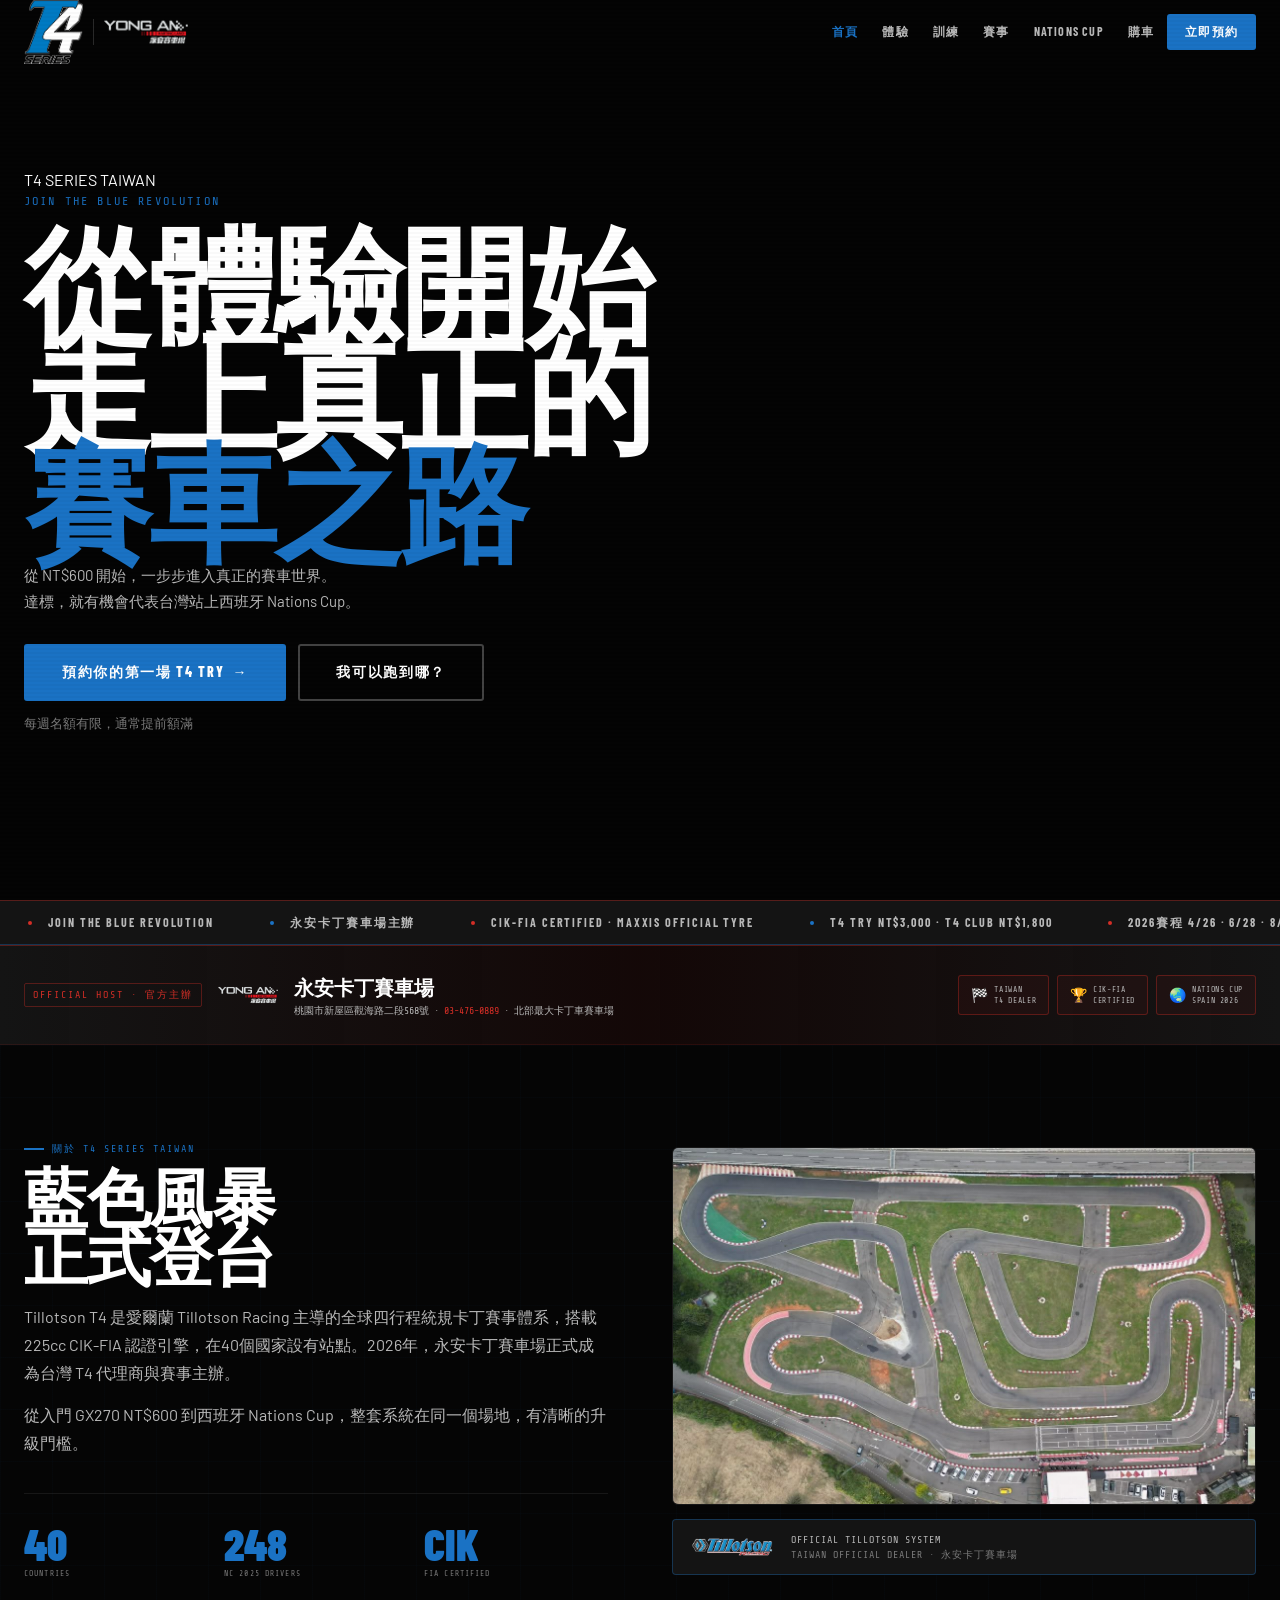
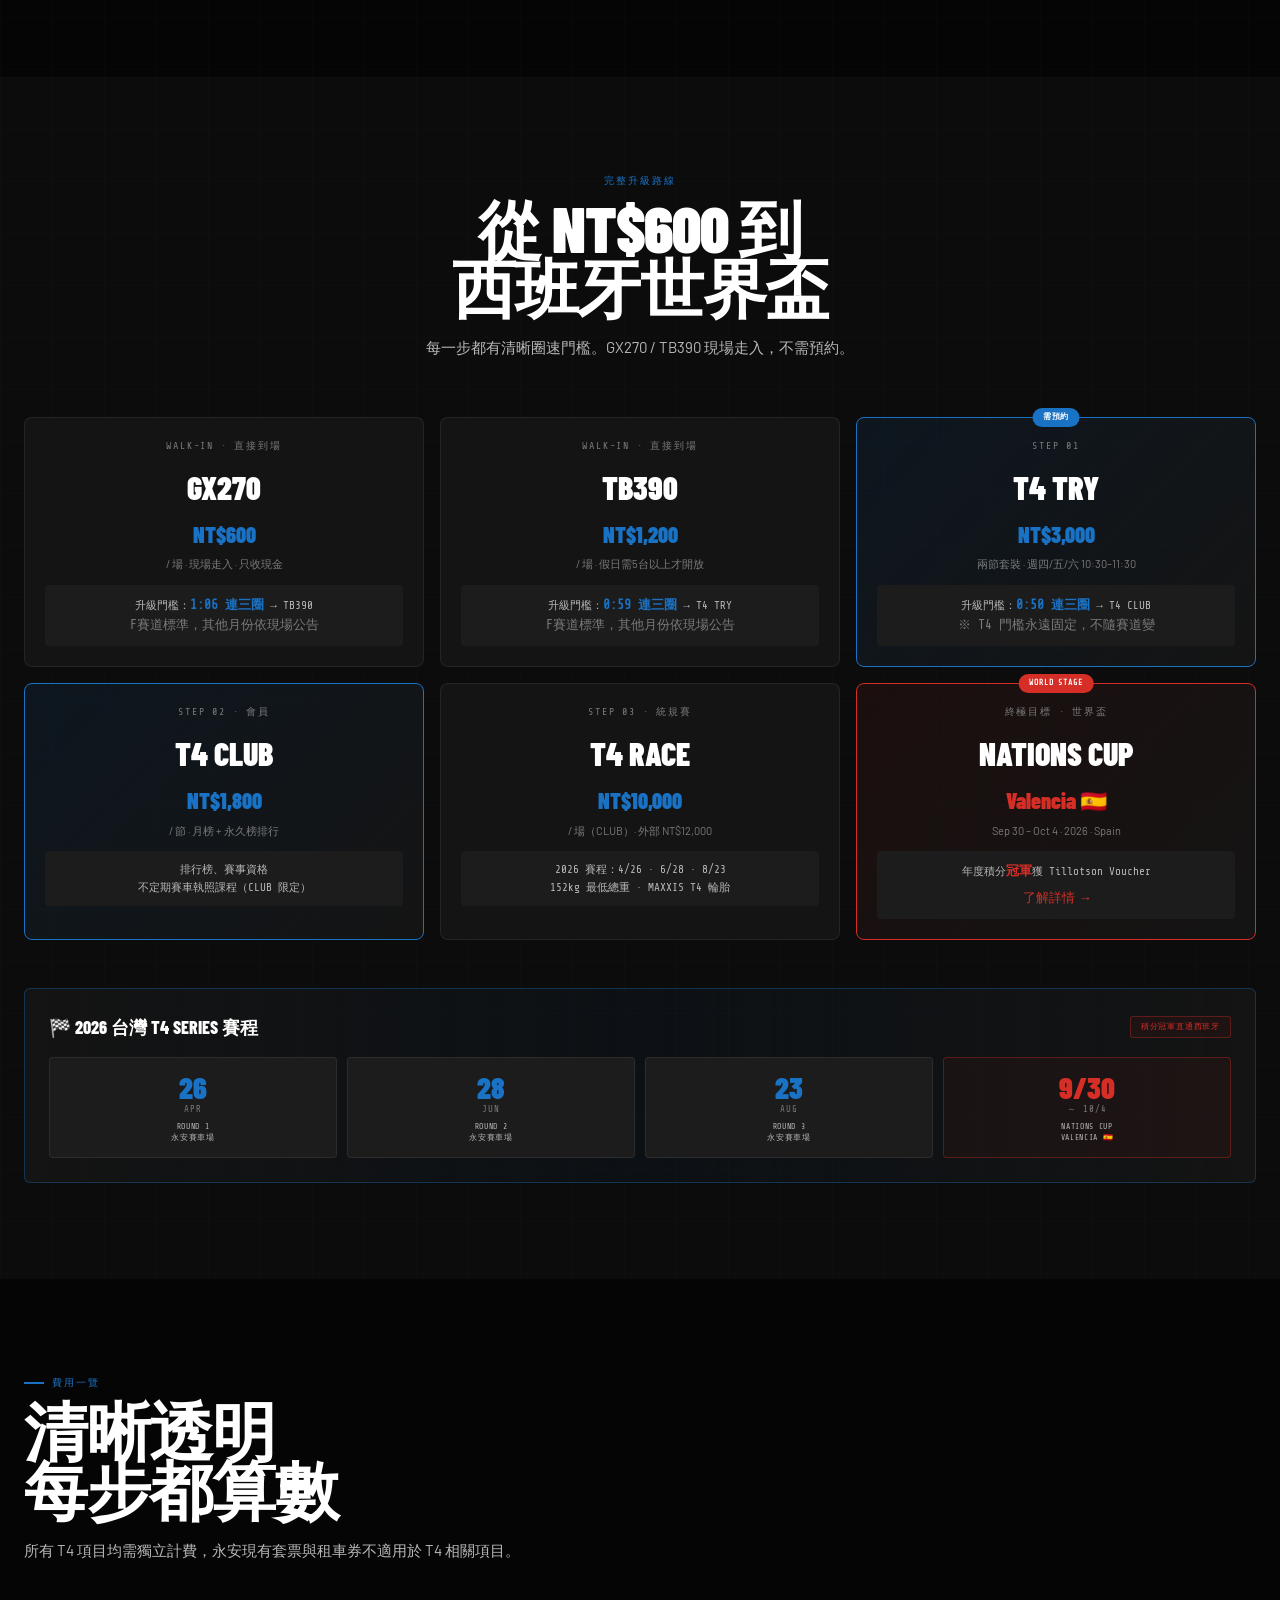
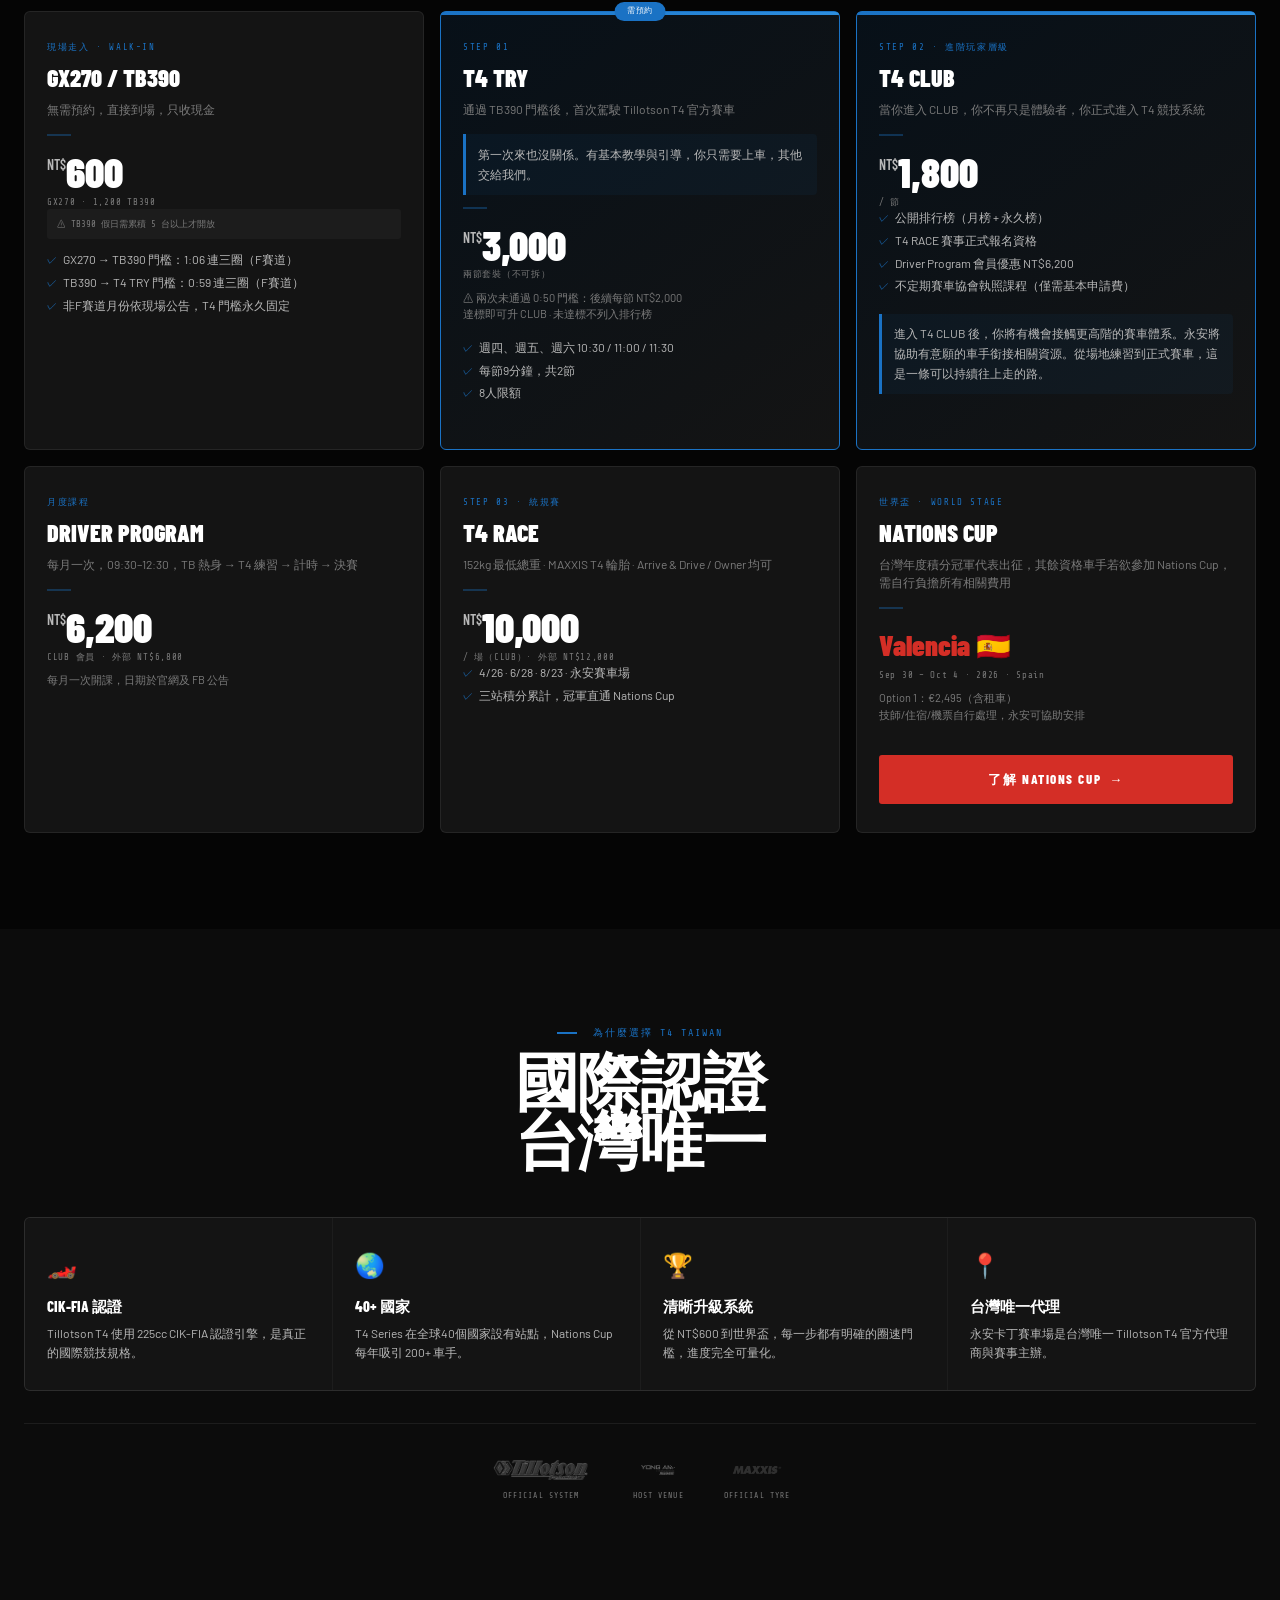
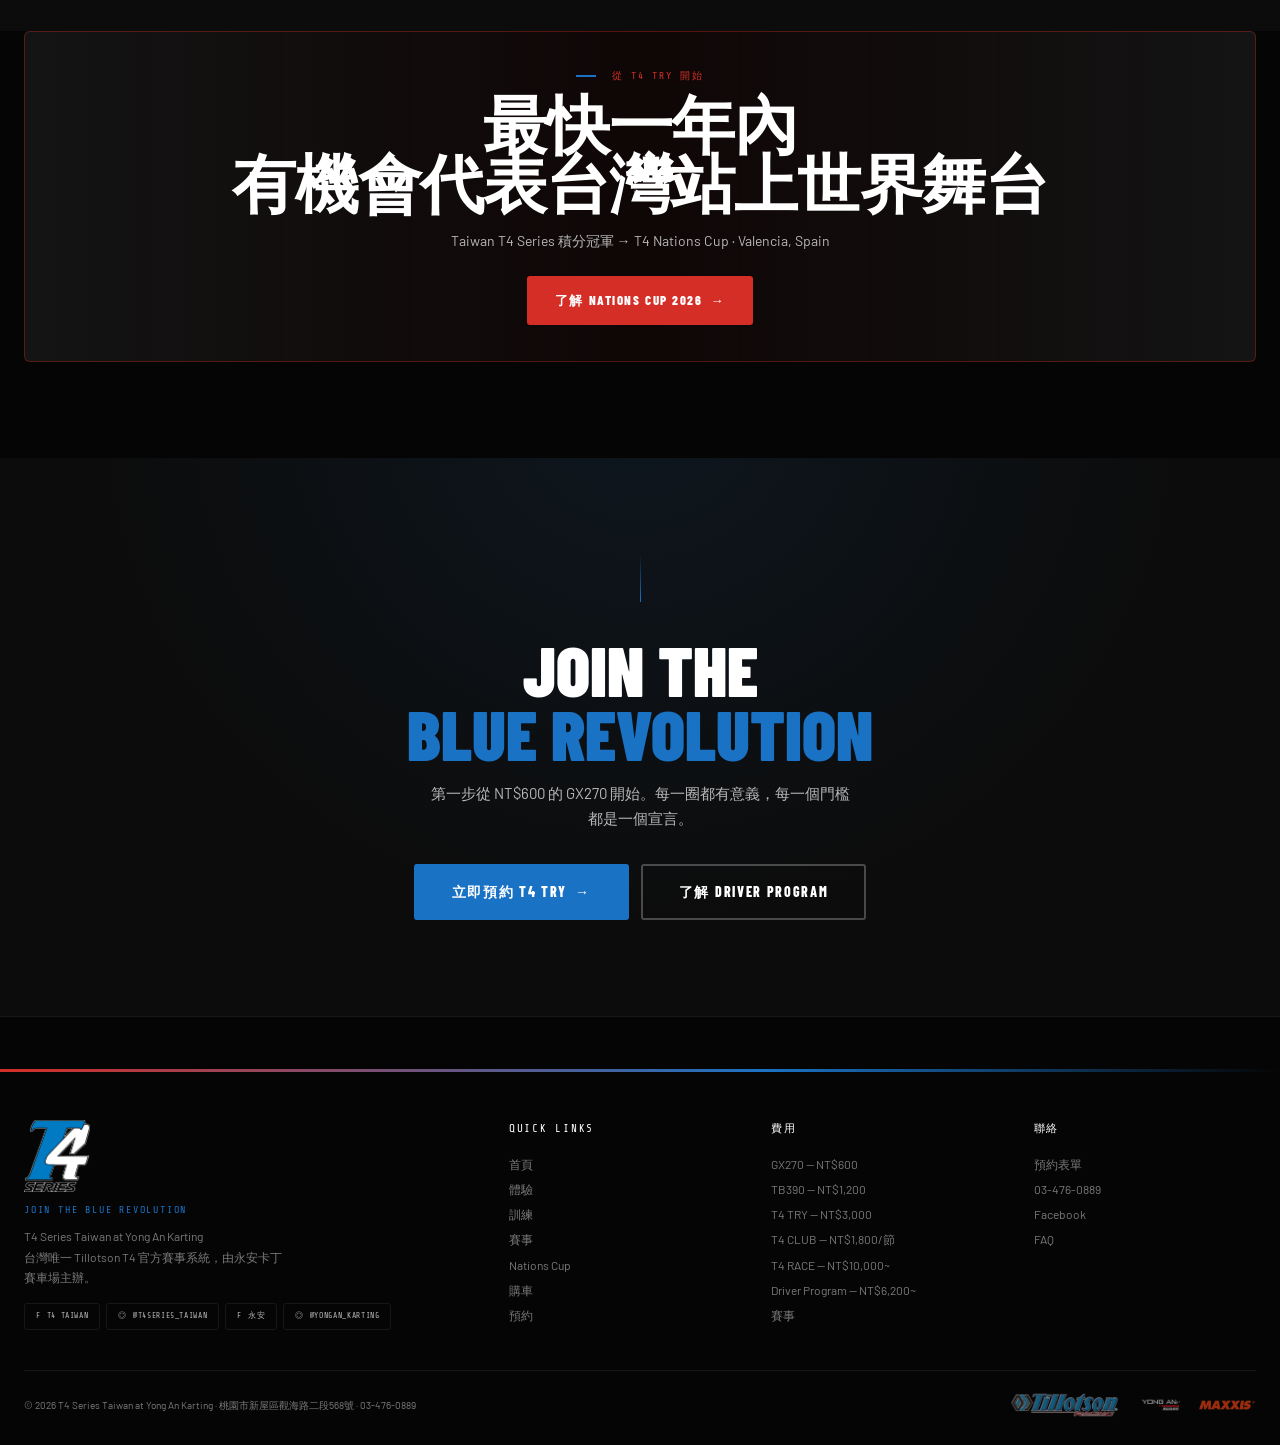
<file: index.html>
<!DOCTYPE html> 
<html lang="zh-TW">
<head>
<meta charset="UTF-8"/>
<meta name="viewport" content="width=device-width,initial-scale=1.0"/>
<title>T4 Series Taiwan at Yong An Karting | Join the Blue Revolution</title>
<meta name="description" content="台灣唯一 Tillotson T4 官方卡丁車賽事系統，永安卡丁賽車場主辦。T4 TRY NT$3,000、T4 CLUB NT$1,800、T4 RACE 統規賽。CIK-FIA 認證，MAXXIS 指定輪胎。"/>
<meta property="og:title" content="T4 Series Taiwan | Join the Blue Revolution"/>
<meta property="og:description" content="Tillotson T4 官方卡丁車賽事系統，永安卡丁賽車場主辦。T4 TRY NT$3,000、T4 CLUB NT$1,800，三站積分冠軍直通西班牙 Nations Cup。"/>
<meta property="og:image" content="https://willysullen.github.io/T4Series-Taiwan/og-image.jpg"/>
<meta property="og:image:width" content="1280"/>
<meta property="og:image:height" content="640"/>
<meta property="og:url" content="https://willysullen.github.io/T4Series-Taiwan/"/>
<meta property="og:type" content="website"/>
<meta name="twitter:card" content="summary_large_image"/>
<meta name="twitter:image" content="https://willysullen.github.io/T4Series-Taiwan/og-image.jpg"/>
<link rel="stylesheet" href="style.css"/> 
</head>
<body>

<!-- NAV -->
<nav class="navbar" id="navbar">
  <div class="container nav-inner">
    <a href="index.html" class="nav-logo">
      <img src="t4-logo.png" alt="T4 Series"/>
      <div class="nav-logo-sep"></div>
      <div class="nav-logo-host"><img src="yongan_logo_inverted_keep_red.png" alt="Yong An"/></div>
    </a>
    <div class="nav-links">
      <a href="index.html" class="active">首頁</a>
      <a href="experience.html">體驗</a>
      <a href="academy.html">訓練</a>
      <a href="nationscup.html">Nations Cup</a>
      <a href="ownership.html">購車</a>
      <a href="contact.html" class="nav-cta">立即預約</a>
    </div>
    <button class="nav-hamburger" id="hamburger" aria-label="選單"><span></span><span></span><span></span></button>
  </div>
</nav>
<nav class="nav-mobile" id="nav-mobile">
  <a href="index.html">首頁 Home</a>
  <a href="experience.html">體驗 Experience</a>
  <a href="academy.html">訓練 Academy</a>
  <a href="nationscup.html">Nations Cup 🌏</a>
  <a href="ownership.html">購車 Ownership</a>
  <a href="contact.html" style="color:var(--blue)">立即預約 →</a>
  <div class="nav-mobile-partner">
    <img src="tillotson-logo.png" alt="Tillotson"/>
    <img src="yongan_logo_inverted_keep_red.png" alt="Yong An"/>
  </div>
</nav>

<!-- HERO -->
<section class="hero">
  
  <!-- 🔥 背景影片 -->
  <div class="hero-bg">
    <div class="video-bg">
      <iframe 
        src="https://www.youtube.com/embed/eKnzy0lJiOk?autoplay=1&mute=1&loop=1&playlist=eKnzy0lJiOk&controls=0&showinfo=0&rel=0&modestbranding=1"
        frameborder="0"
        allow="autoplay; fullscreen"
        allowfullscreen>
      </iframe>
    </div>
    <div class="hero-overlay"></div>
  </div>

  <div class="hero-content container">
    
  <div class="hero-label">T4 SERIES TAIWAN</div>
<div style="font-family:var(--fm);font-size:12px;letter-spacing:.18em;text-transform:uppercase;color:var(--blue);margin-bottom:16px;opacity:.95">
  JOIN THE BLUE REVOLUTION
</div>

<h1>
  從體驗開始<br>
  走上真正的<br>
  <span class="text-blue">賽車之路</span>
</h1>

<p class="hero-sub">
  從 NT$600 開始，一步步進入真正的賽車世界。<br>
  達標，就有機會代表台灣站上西班牙 Nations Cup。
</p>

<div class="hero-cta">
  <a href="contact.html" class="btn btn-primary btn-lg btn-arrow">
    預約你的第一場 T4 TRY
  </a>
  <a href="#ladder" class="btn btn-outline btn-lg">
    我可以跑到哪？
  </a>
</div>

<div style="margin-top:12px;font-size:13px;color:var(--grey)">
  每週名額有限，通常提前額滿
</div>
</section>
<!-- MARQUEE -->
<div class="marquee-band">
  <div class="marquee-track">
    <span class="marquee-item"><span class="marquee-dot red"></span>Join the Blue Revolution</span>
    <span class="marquee-item"><span class="marquee-dot"></span>永安卡丁賽車場主辦</span>
    <span class="marquee-item"><span class="marquee-dot red"></span>CIK-FIA Certified · MAXXIS Official Tyre</span>
    <span class="marquee-item"><span class="marquee-dot"></span>T4 TRY NT$3,000 · T4 CLUB NT$1,800</span>
    <span class="marquee-item"><span class="marquee-dot red"></span>2026賽程 4/26 · 6/28 · 8/23</span>
    <span class="marquee-item"><span class="marquee-dot"></span>Nations Cup Spain Sep 30 – Oct 4</span>
    <span class="marquee-item"><span class="marquee-dot red"></span>Join the Blue Revolution</span>
    <span class="marquee-item"><span class="marquee-dot"></span>永安卡丁賽車場主辦</span>
    <span class="marquee-item"><span class="marquee-dot red"></span>CIK-FIA Certified · MAXXIS Official Tyre</span>
    <span class="marquee-item"><span class="marquee-dot"></span>T4 TRY NT$3,000 · T4 CLUB NT$1,800</span>
    <span class="marquee-item"><span class="marquee-dot red"></span>2026賽程 4/26 · 6/28 · 8/23</span>
    <span class="marquee-item"><span class="marquee-dot"></span>Nations Cup Spain Sep 30 – Oct 4</span>
  </div>
</div>

<!-- HOST BAND -->
<div class="host-band">
  <div class="container">
    <div class="host-band-inner">
      <div class="host-band-left">
        <div class="host-band-tag">Official Host · 官方主辦</div>
        <div class="host-band-logo"><img src="yongan_logo_inverted_keep_red.png" alt="Yong An Karting"/></div>
        <div>
          <div class="host-band-info-name">永安卡丁賽車場</div>
          <div class="host-band-info-sub">桃園市新屋區觀海路二段568號 · <a href="tel:034760889">03-476-0889</a> · 北部最大卡丁車賽車場</div>
        </div>
      </div>
      <div class="host-badges">
        <div class="host-badge"><span class="host-badge-icon">🏁</span><div class="host-badge-text">Taiwan<br>T4 Dealer</div></div>
        <div class="host-badge"><span class="host-badge-icon">🏆</span><div class="host-badge-text">CIK-FIA<br>Certified</div></div>
        <div class="host-badge"><span class="host-badge-icon">🌏</span><div class="host-badge-text">Nations Cup<br>Spain 2026</div></div>
      </div>
    </div>
  </div>
</div>

<!-- ABOUT -->
<section class="section tech-bg" style="background:var(--black)">
  <div class="container">
    <div class="about-grid">
      <div class="reveal-left">
        <div class="section-label">關於 T4 Series Taiwan</div>
        <h2 class="section-title">藍色風暴<br>正式登台</h2>
        <p style="font-size:16px;color:var(--grey-lt);line-height:1.75;margin-bottom:14px">Tillotson T4 是愛爾蘭 Tillotson Racing 主導的全球四行程統規卡丁賽事體系，搭載 225cc CIK-FIA 認證引擎，在40個國家設有站點。2026年，永安卡丁賽車場正式成為台灣 T4 代理商與賽事主辦。</p>
        <p style="font-size:16px;color:var(--grey-lt);line-height:1.75">從入門 GX270 NT$600 到西班牙 Nations Cup，整套系統在同一個場地，有清晰的升級門檻。</p>
        <div class="about-stats">
          <div><div class="stat-num" data-count="40">0</div><div class="stat-label">Countries</div></div>
          <div><div class="stat-num" data-count="248">0</div><div class="stat-label">NC 2025 Drivers</div></div>
          <div><div class="stat-num">CIK</div><div class="stat-label">FIA Certified</div></div>
        </div>
      </div>
      <div class="about-visual reveal-right">
        <div class="track-frame">
          <img src="t4-track-aerial.png" alt="永安賽道空拍" loading="lazy"/>
          <div class="track-overlay"></div>
        </div>
        <div style="display:flex;align-items:center;gap:14px;margin-top:14px;padding:12px 16px;background:var(--dark-2);border:1px solid var(--bdr-b);border-radius:4px">
          <img src="tillotson-logo.png" alt="Tillotson" style="height:24px;width:auto;flex-shrink:0"/>
          <div style="font-family:var(--fm);font-size:10px;letter-spacing:.1em;text-transform:uppercase;color:var(--grey-lt);line-height:1.5">Official Tillotson System<br><span style="color:var(--grey)">Taiwan Official Dealer · 永安卡丁賽車場</span></div>
        </div>
      </div>
    </div>
  </div>
</section>

<!-- LADDER -->
<section class="ladder-section section tech-bg" id="ladder">
  <div class="container">
    <div class="ladder-header reveal">
      <div class="section-label">完整升級路線</div>
      <h2 class="section-title">從 NT$600 到<br>西班牙世界盃</h2>
      <p class="section-subtitle">每一步都有清晰圈速門檻。GX270 / TB390 現場走入，不需預約。</p>
    </div>

    <div class="ladder-grid">

      <div class="ladder-card reveal" data-delay="0">
        <div class="ladder-card-tag">Walk-in · 直接到場</div>
        <div class="ladder-card-name">GX270</div>
        <div class="ladder-card-price">NT$600</div>
        <div class="ladder-card-note">/ 場 · 現場走入 · 只收現金</div>
        <div class="ladder-card-threshold">
          升級門檻：<span class="val">1:06 連三圈</span> → TB390<br>
          <span style="font-size: 13px;color:var(--grey)">F賽道標準，其他月份依現場公告</span>
        </div>
      </div>

      <div class="ladder-card reveal" data-delay="80">
        <div class="ladder-card-tag">Walk-in · 直接到場</div>
        <div class="ladder-card-name">TB390</div>
        <div class="ladder-card-price">NT$1,200</div>
        <div class="ladder-card-note">/ 場 · 假日需5台以上才開放</div>
        <div class="ladder-card-threshold">
          升級門檻：<span class="val">0:59 連三圈</span> → T4 TRY<br>
          <span style="font-size: 13px;color:var(--grey)">F賽道標準，其他月份依現場公告</span>
        </div>
      </div>

      <div class="ladder-card featured reveal" data-delay="160">
        <div class="ladder-badge">需預約</div>
        <div class="ladder-card-tag">Step 01</div>
        <div class="ladder-card-name">T4 TRY</div>
        <div class="ladder-card-price">NT$3,000</div>
        <div class="ladder-card-note">兩節套裝 · 週四/五/六 10:30–11:30</div>
        <div class="ladder-card-threshold">
          升級門檻：<span class="val">0:50 連三圈</span> → T4 CLUB<br>
          <span style="font-size: 13px;color:var(--grey)">※ T4 門檻永遠固定，不隨賽道變</span>
        </div>
      </div>

      <div class="ladder-card featured reveal" data-delay="240">
        <div class="ladder-card-tag">Step 02 · 會員</div>
        <div class="ladder-card-name">T4 CLUB</div>
        <div class="ladder-card-price">NT$1,800</div>
        <div class="ladder-card-note">/ 節 · 月榜 + 永久榜排行</div>
        <div class="ladder-card-threshold">
          排行榜、賽事資格<br>
          不定期賽車執照課程（CLUB 限定）
        </div>
      </div>

      <div class="ladder-card reveal" data-delay="320">
        <div class="ladder-card-tag">Step 03 · 統規賽</div>
        <div class="ladder-card-name">T4 RACE</div>
        <div class="ladder-card-price">NT$10,000</div>
        <div class="ladder-card-note">/ 場（CLUB）· 外部 NT$12,000</div>
        <div class="ladder-card-threshold">
          2026 賽程：4/26 · 6/28 · 8/23<br>
          152kg 最低總重 · MAXXIS T4 輪胎
        </div>
      </div>

      <div class="ladder-card champion reveal" data-delay="400">
        <div class="ladder-badge">World Stage</div>
        <div class="ladder-card-tag">終極目標 · 世界盃</div>
        <div class="ladder-card-name">Nations Cup</div>
        <div class="ladder-card-price">Valencia 🇪🇸</div>
        <div class="ladder-card-note">Sep 30 – Oct 4 · 2026 · Spain</div>
        <div class="ladder-card-threshold">
          年度積分<span class="val">冠軍</span>獲 Tillotson Voucher<br>
          <a href="nationscup.html" style="color:var(--red);font-size: 13px;margin-top:6px;display:inline-block">了解詳情 →</a>
        </div>
      </div>

    </div>

    <!-- Race dates -->
    <div class="race-dates-band reveal">
      <div class="race-dates-head">
        <div class="race-dates-title">🏁 2026 台灣 T4 Series 賽程</div>
        <div class="race-dates-badge">積分冠軍直通西班牙</div>
      </div>
      <div class="race-dates-row">
        <div class="rdc"><div class="rdc-num">26</div><div class="rdc-month">APR</div><div class="rdc-label">Round 1<br>永安賽車場</div></div>
        <div class="rdc"><div class="rdc-num">28</div><div class="rdc-month">JUN</div><div class="rdc-label">Round 2<br>永安賽車場</div></div>
        <div class="rdc"><div class="rdc-num">23</div><div class="rdc-month">AUG</div><div class="rdc-label">Round 3<br>永安賽車場</div></div>
        <div class="rdc world"><div class="rdc-num">9/30</div><div class="rdc-month">～ 10/4</div><div class="rdc-label">Nations Cup<br>Valencia 🇪🇸</div></div>
      </div>
    </div>
  </div>
</section>

<!-- PRICING -->
<section class="section" style="background:var(--black)" id="pricing">
  <div class="container">
    <div class="reveal">
      <div class="section-label">費用一覽</div>
      <h2 class="section-title">清晰透明<br>每步都算數</h2>
      <p class="section-subtitle">所有 T4 項目均需獨立計費，永安現有套票與租車券不適用於 T4 相關項目。</p>
    </div>

    <div class="pricing-grid">

      <!-- Walk-in -->
      <div class="price-card reveal">
        <div class="price-tier">現場走入 · Walk-in</div>
        <div class="price-name">GX270 / TB390</div>
        <div class="price-desc">無需預約，直接到場，只收現金</div>
        <div class="price-divider"></div>
        <div><span class="price-cur">NT$</span><span class="price-amount">600</span></div>
        <div class="price-per">GX270 · 1,200 TB390</div>
        <div class="walkin-note">⚠ TB390 假日需累積 5 台以上才開放</div>
        <ul class="price-list">
          <li>GX270 → TB390 門檻：1:06 連三圈（F賽道）</li>
          <li>TB390 → T4 TRY 門檻：0:59 連三圈（F賽道）</li>
          <li>非F賽道月份依現場公告，T4 門檻永久固定</li>
        </ul>
      </div>

      <!-- T4 TRY -->
      <div class="price-card featured reveal" data-delay="80">
        <div class="price-badge">需預約</div>
        <div class="price-tier">Step 01</div>
        <div class="price-name">T4 TRY</div>
        <div class="price-desc">通過 TB390 門檻後，首次駕駛 Tillotson T4 官方賽車</div>
        <div style="padding:10px 12px;background:rgba(26,114,196,.06);border-left:3px solid var(--blue);border-radius:0 4px 4px 0;margin-bottom:12px;font-size:12px;color:var(--grey-lt);line-height:1.7">
          第一次來也沒關係。有基本教學與引導，你只需要上車，其他交給我們。
        </div>
        <div class="price-divider"></div>
        <div><span class="price-cur">NT$</span><span class="price-amount">3,000</span></div>
        <div class="price-per">兩節套裝（不可拆）</div>
        <div class="price-note">⚠ 兩次未通過 0:50 門檻：後續每節 NT$2,000<br>達標即可升 CLUB · 未達標不列入排行榜</div>
        <ul class="price-list">
          <li>週四、週五、週六 10:30 / 11:00 / 11:30</li>
          <li>每節9分鐘，共2節</li>
          <li>8人限額</li>
        </ul>
      </div>

      <!-- T4 CLUB -->
      <div class="price-card featured reveal" data-delay="160">
        <div class="price-tier">Step 02 · 進階玩家層級</div>
        <div class="price-name">T4 CLUB</div>
        <div class="price-desc">當你進入 CLUB，你不再只是體驗者，你正式進入 T4 競技系統</div>
        <div class="price-divider"></div>
        <div><span class="price-cur">NT$</span><span class="price-amount">1,800</span></div>
        <div class="price-per">/ 節</div>
        <ul class="price-list">
          <li>公開排行榜（月榜 + 永久榜）</li>
          <li>T4 RACE 賽事正式報名資格</li>
          <li>Driver Program 會員優惠 NT$6,200</li>
          <li>不定期賽車協會執照課程（僅需基本申請費）</li>
        </ul>
        <div style="padding:10px 12px;background:rgba(26,114,196,.06);border-left:3px solid var(--blue);border-radius:0 4px 4px 0;font-size:12px;color:var(--grey-lt);line-height:1.65">
          進入 T4 CLUB 後，你將有機會接觸更高階的賽車體系。永安將協助有意願的車手銜接相關資源。從場地練習到正式賽車，這是一條可以持續往上走的路。
        </div>
      </div>

      <!-- Driver Program -->
      <div class="price-card reveal" data-delay="0">
        <div class="price-tier">月度課程</div>
        <div class="price-name">Driver Program</div>
        <div class="price-desc">每月一次，09:30–12:30，TB 熱身 → T4 練習 → 計時 → 決賽</div>
        <div class="price-divider"></div>
        <div><span class="price-cur">NT$</span><span class="price-amount">6,200</span></div>
        <div class="price-per">CLUB 會員 · 外部 NT$6,800</div>
        <div class="price-note">每月一次開課，日期於官網及 FB 公告</div>
      </div>

      <!-- T4 RACE -->
      <div class="price-card reveal" data-delay="80">
        <div class="price-tier">Step 03 · 統規賽</div>
        <div class="price-name">T4 RACE</div>
        <div class="price-desc">152kg 最低總重 · MAXXIS T4 輪胎 · Arrive & Drive / Owner 均可</div>
        <div class="price-divider"></div>
        <div><span class="price-cur">NT$</span><span class="price-amount">10,000</span></div>
        <div class="price-per">/ 場（CLUB）· 外部 NT$12,000</div>
        <ul class="price-list">
          <li>4/26 · 6/28 · 8/23 · 永安賽車場</li>
          <li>三站積分累計，冠軍直通 Nations Cup</li>
        </ul>
      </div>

      <!-- Nations Cup -->
      <div class="price-card champion reveal" data-delay="160">
        <div class="price-tier">世界盃 · World Stage</div>
        <div class="price-name">Nations Cup</div>
        <div class="price-desc">台灣年度積分冠軍代表出征，其餘資格車手若欲參加 Nations Cup，需自行負擔所有相關費用</div>
        <div class="price-divider"></div>
        <div style="font-family:var(--fd);font-size:28px;font-weight:900;color:var(--red)">Valencia 🇪🇸</div>
        <div class="price-per">Sep 30 – Oct 4 · 2026 · Spain</div>
        <div class="price-note">Option 1：€2,495（含租車）<br>技師/住宿/機票自行處理，永安可協助安排</div>
        <a href="nationscup.html" class="btn btn-red btn-arrow" style="margin-top:16px;width:100%;justify-content:center">了解 Nations Cup</a>
      </div>

    </div>
  </div>
</section>

<!-- TRUST -->
<section class="section" style="background:var(--dark)">
  <div class="container">
    <div class="reveal" style="text-align:center;margin-bottom:16px">
      <div class="section-label" style="justify-content:center"><span></span>為什麼選擇 T4 Taiwan</div>
      <h2 class="section-title">國際認證<br>台灣唯一</h2>
    </div>
    <div class="trust-grid reveal">
      <div class="trust-item">
        <div class="trust-icon">🏎️</div>
        <div class="trust-title">CIK-FIA 認證</div>
        <div class="trust-text">Tillotson T4 使用 225cc CIK-FIA 認證引擎，是真正的國際競技規格。</div>
      </div>
      <div class="trust-item">
        <div class="trust-icon">🌏</div>
        <div class="trust-title">40+ 國家</div>
        <div class="trust-text">T4 Series 在全球40個國家設有站點，Nations Cup 每年吸引 200+ 車手。</div>
      </div>
      <div class="trust-item">
        <div class="trust-icon">🏆</div>
        <div class="trust-title">清晰升級系統</div>
        <div class="trust-text">從 NT$600 到世界盃，每一步都有明確的圈速門檻，進度完全可量化。</div>
      </div>
      <div class="trust-item">
        <div class="trust-icon">📍</div>
        <div class="trust-title">台灣唯一代理</div>
        <div class="trust-text">永安卡丁賽車場是台灣唯一 Tillotson T4 官方代理商與賽事主辦。</div>
      </div>
    </div>
    <div class="trust-logos-row reveal">
      <div class="tl-item"><img src="tillotson-logo.png" alt="Tillotson"/><div class="tl-item-label">Official System</div></div>
      <div class="tl-item"><img src="yongan_logo_inverted_keep_red.png" alt="Yong An"/><div class="tl-item-label">Host Venue</div></div>
      <div class="tl-item"><img src="maxxis-logo.png" alt="Maxxis"/><div class="tl-item-label">Official Tyre</div></div>
    </div>
  </div>
</section>

<!-- NC MOTIVATION -->
<section class="section" style="background:var(--black);padding-top:0">
  <div class="container">
    <div style="text-align:center;padding:36px 24px;background:linear-gradient(90deg,var(--dark-2),rgba(212,46,38,.05),var(--dark-2));border:1px solid var(--bdr-r);border-radius:6px" class="reveal">
      <div class="section-label" style="justify-content:center;color:var(--red)"><span></span>從 T4 TRY 開始</div>
      <h2 class="section-title">最快一年內<br>有機會代表台灣站上世界舞台</h2>
      <p style="font-size:14px;color:var(--grey-lt);margin-bottom:24px">Taiwan T4 Series 積分冠軍 → T4 Nations Cup · Valencia, Spain</p>
      <a href="nationscup.html" class="btn btn-red btn-arrow">了解 Nations Cup 2026</a>
    </div>
  </div>
</section>

<!-- FINAL CTA -->
<section class="final-cta section">
  <div class="container">
    <div class="final-cta-top"></div>
    <div class="reveal">
      <h2>Join the<br><span class="text-blue">Blue Revolution</span></h2>
      <p>第一步從 NT$600 的 GX270 開始。每一圈都有意義，每一個門檻都是一個宣言。</p>
      <div class="final-cta-btns">
        <a href="https://forms.gle/ki1DXoTDHMYWkGA36" target="_blank" rel="noopener" class="btn btn-primary btn-lg btn-arrow">立即預約 T4 TRY</a>
        <a href="academy.html" class="btn btn-outline btn-lg">了解 Driver Program</a>
      </div>
    </div>
  </div>
</section>

<!-- FOOTER -->
<footer>
  <div class="footer-topbar"></div>
  <div class="container">
    <div class="footer-grid">
      <div class="footer-brand">
        <img src="t4-logo.png" alt="T4 Series"/>
        <div class="footer-slogan">JOIN THE BLUE REVOLUTION</div>
        <p>T4 Series Taiwan at Yong An Karting<br>台灣唯一 Tillotson T4 官方賽事系統，由永安卡丁賽車場主辦。</p>
        <div class="footer-socials">
          <a href="https://www.facebook.com/profile.php?id=61577334663302" class="social-btn" target="_blank" rel="noopener"><span>f</span> T4 Taiwan</a>
          <a href="https://www.instagram.com/t4series_taiwan/" class="social-btn" target="_blank" rel="noopener"><span>◎</span> @t4series_taiwan</a>
          <a href="https://www.facebook.com/Taoyuan.Yongan.Kart/" class="social-btn red" target="_blank" rel="noopener"><span>f</span> 永安</a>
          <a href="https://www.instagram.com/yongan_karting/" class="social-btn red" target="_blank" rel="noopener"><span>◎</span> @yongan_karting</a>
        </div>
      </div>
      <div class="footer-col">
        <div class="footer-col-title">Quick Links</div>
        <a href="index.html">首頁</a>
        <a href="experience.html">體驗</a>
        <a href="academy.html">訓練</a>
        <a href="nationscup.html">Nations Cup</a>
        <a href="ownership.html">購車</a>
        <a href="contact.html">預約</a>
      </div>
      <div class="footer-col">
        <div class="footer-col-title">費用</div>
        <a href="#pricing">GX270 — NT$600</a>
        <a href="#pricing">TB390 — NT$1,200</a>
        <a href="contact.html">T4 TRY — NT$3,000</a>
        <a href="contact.html">T4 CLUB — NT$1,800/節</a>
        <a href="academy.html">Driver Program — NT$6,200~</a>
      </div>
      <div class="footer-col">
        <div class="footer-col-title">聯絡</div>
        <a href="contact.html">預約表單</a>
        <a href="tel:034760889">03-476-0889</a>
        <a href="https://www.facebook.com/Taoyuan.Yongan.Kart/" target="_blank">Facebook</a>
        <a href="contact.html#faq">FAQ</a>
      </div>
    </div>
    <div class="footer-bottom">
      <div class="footer-copy">© 2026 T4 Series Taiwan at Yong An Karting · 桃園市新屋區觀海路二段568號 · 03-476-0889</div>
      <div class="footer-partner-logos">
        <a href="https://tillotson.ie/t4-series/" target="_blank" rel="noopener"><img src="tillotson-logo.png" alt="Tillotson"/></a>
        <img src="yongan_logo_inverted_keep_red.png" alt="Yong An"/>
        <img src="maxxis-logo.png" alt="Maxxis"/>
      </div>
    </div>
  </div>
</footer>
<script src="script.js"></script>
</body>
</html>
</file>
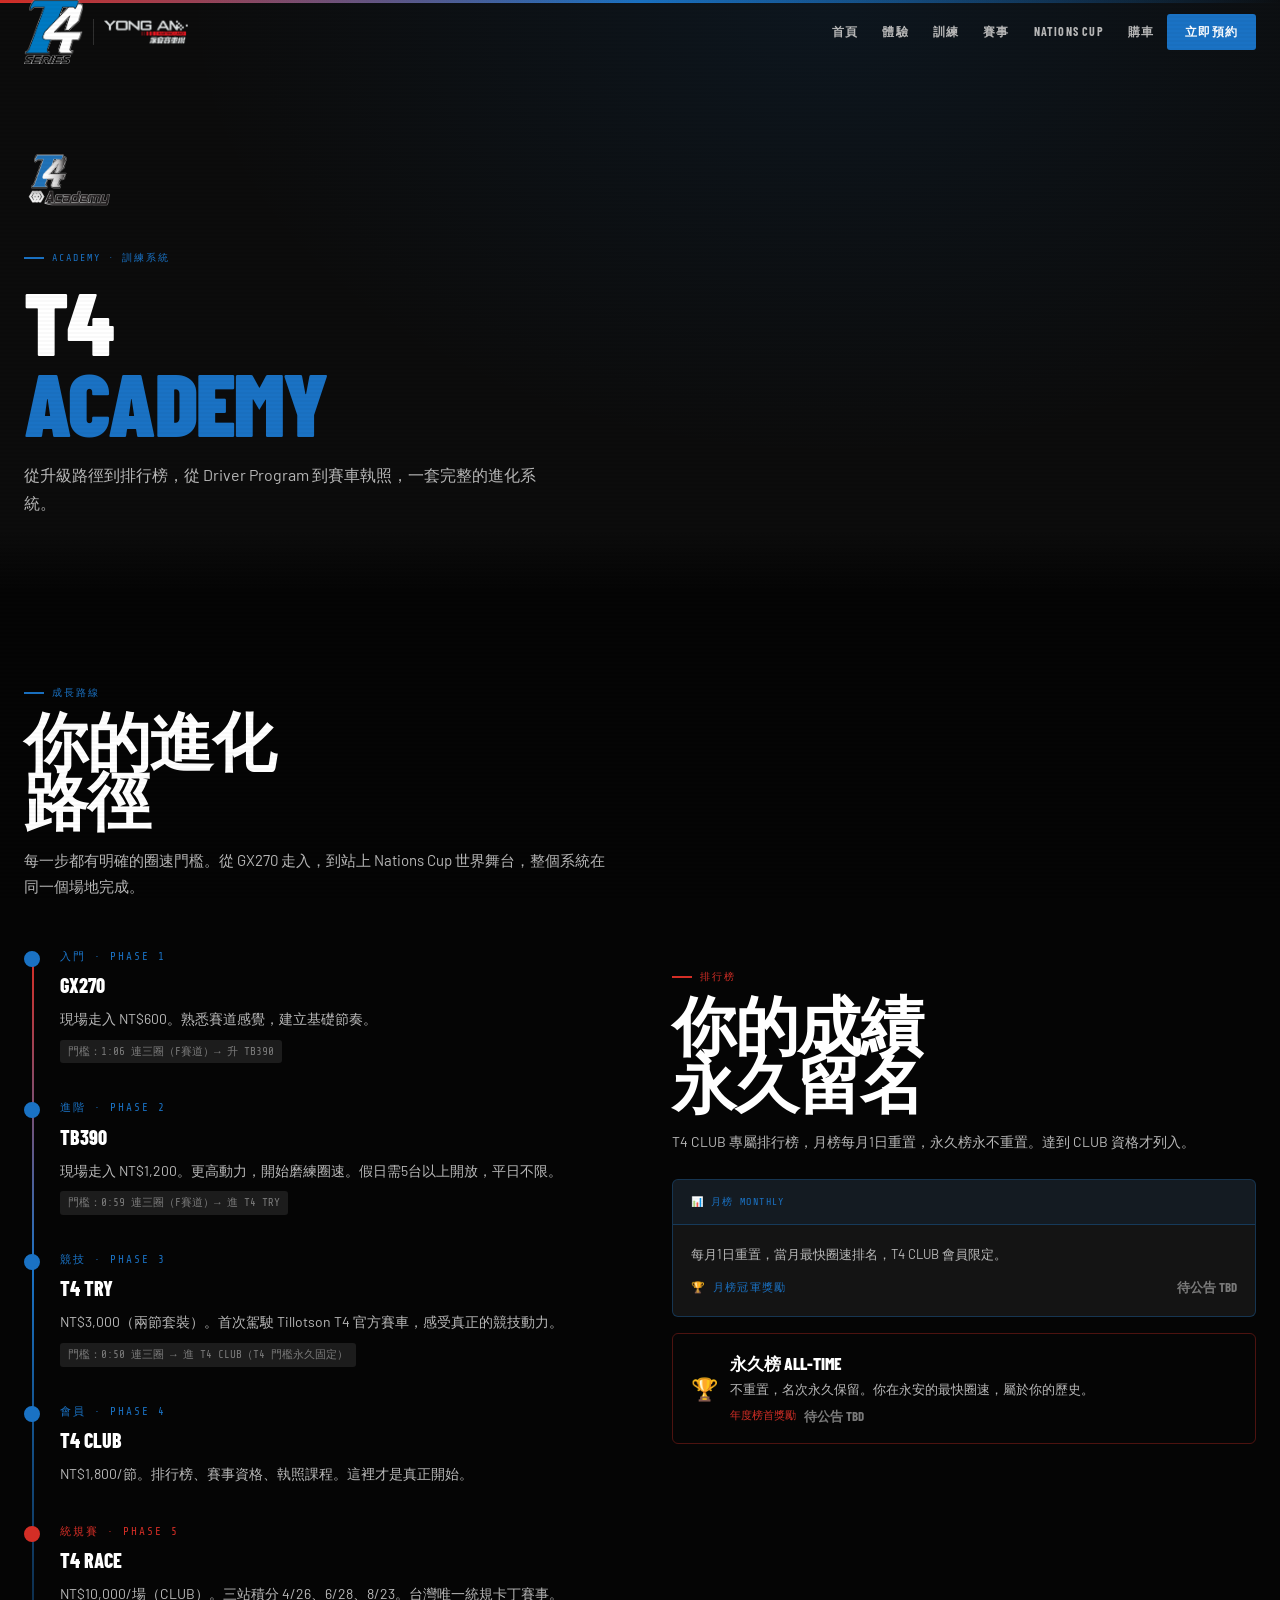
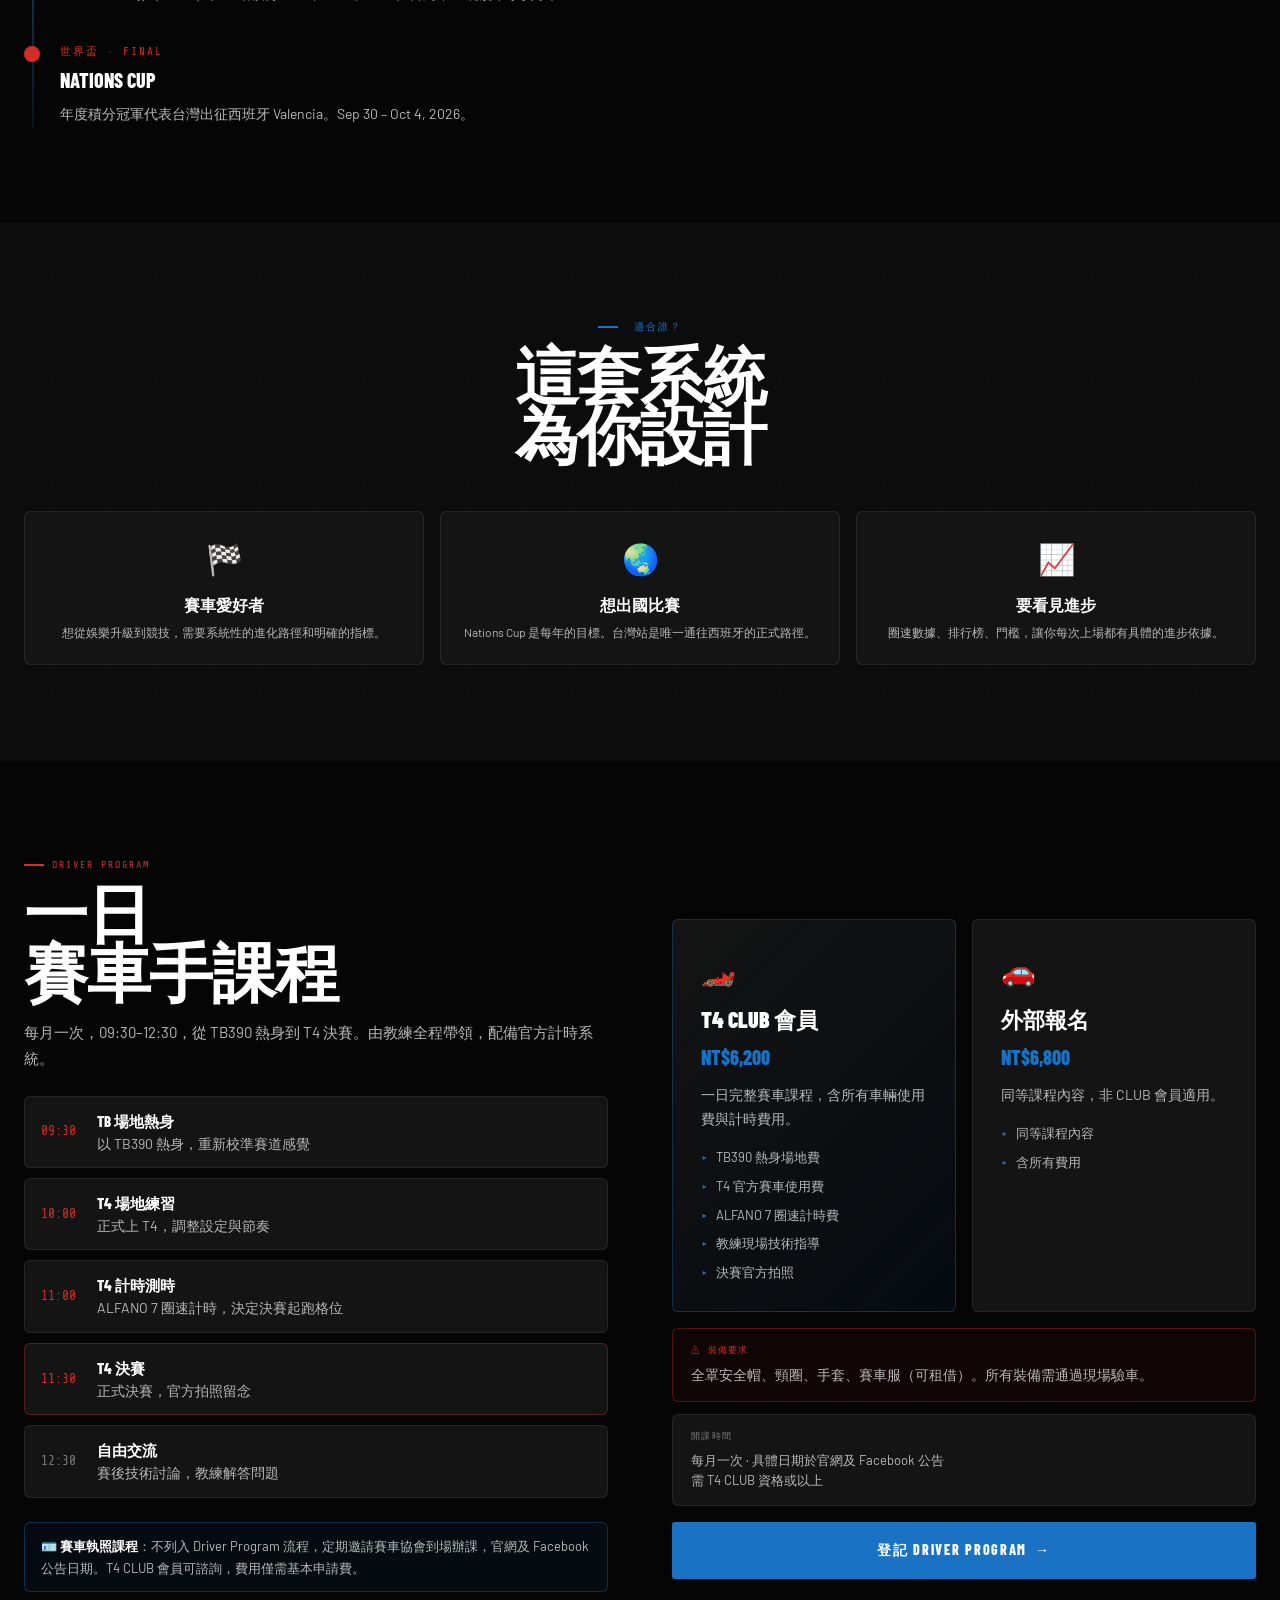
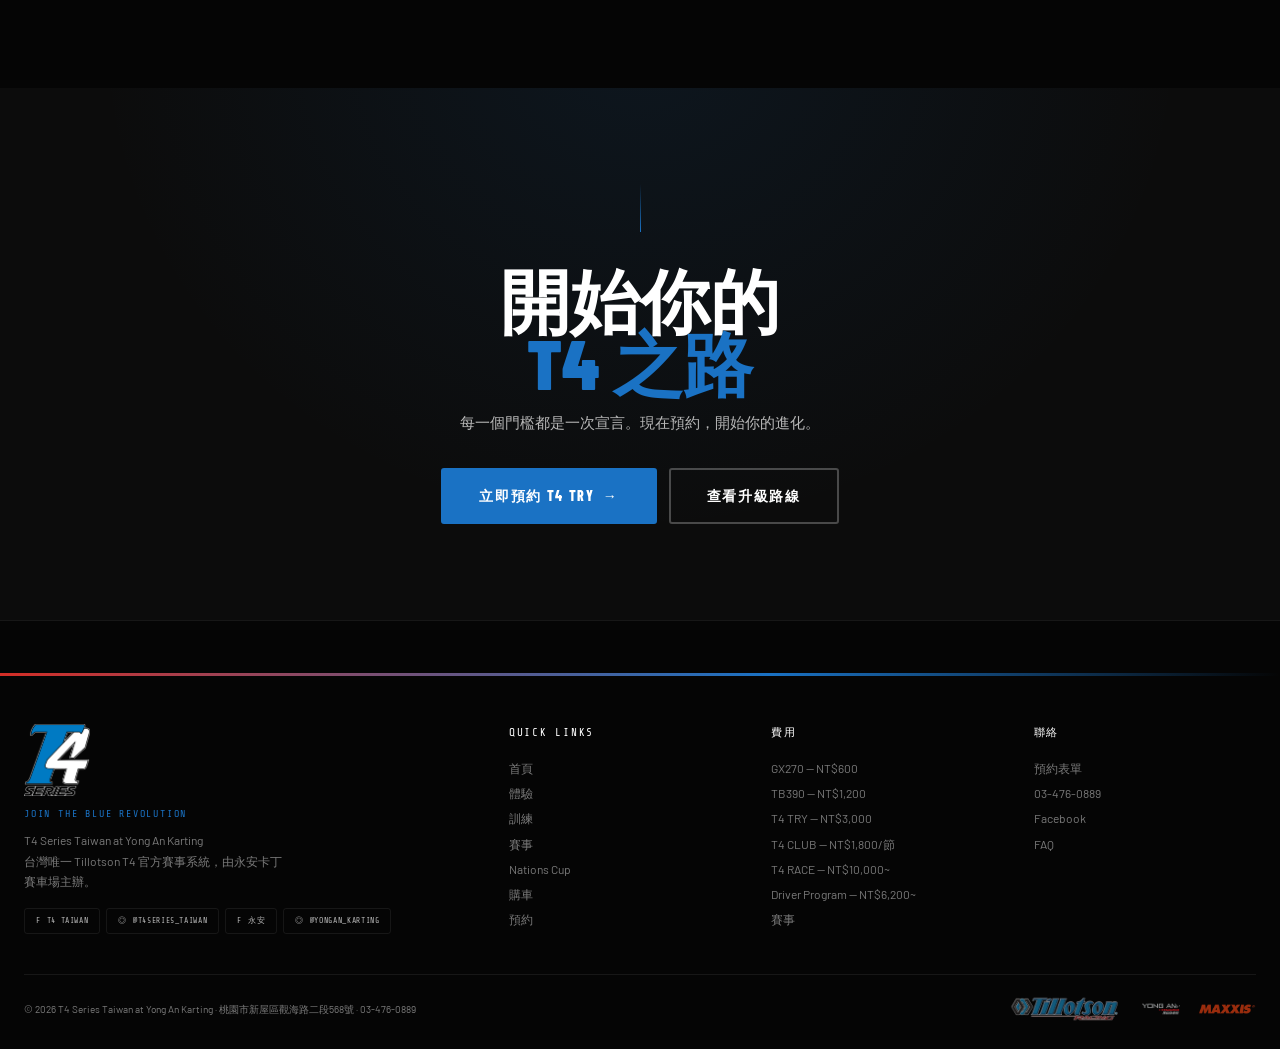
<file: academy.html>
<!DOCTYPE html> <html lang="zh-TW"> <head> <meta charset="UTF-8"/> <meta name="viewport" content="width=device-width,initial-scale=1.0"/> <title>訓練 Academy | T4 Series Taiwan at Yong An Karting</title> <meta name="description" content="T4 CLUB 月榜+永久榜排行，Driver Program 一日課程 NT$6,200起。從體驗到賽事，系統訓練。"/> <meta property="og:title" content="訓練 Academy | T4 Series Taiwan at Yong An Karting"/> <meta property="og:image" content="https://willysullen.github.io/T4Series-Taiwan/og-image.jpg"/> <meta property="og:url" content="https://willysullen.github.io/T4Series-Taiwan/academy.html"/> <meta property="og:type" content="website"/> <meta name="twitter:card" content="summary_large_image"/> <meta name="twitter:image" content="https://willysullen.github.io/T4Series-Taiwan/og-image.jpg"/> <link rel="stylesheet" href="style.css"/> </head> <body> <nav class="navbar" id="navbar"> <div class="container nav-inner"> <a href="index.html" class="nav-logo"> <img src="t4-logo.png" alt="T4 Series"/> <div class="nav-logo-sep"></div> <div class="nav-logo-host"><img src="yongan_logo_inverted_keep_red.png" alt="Yong An"/></div> </a> <div class="nav-links"> <a href="index.html">首頁</a> <a href="experience.html">體驗</a> <a href="academy.html">訓練</a> <a href="nationscup.html">Nations Cup</a> <a href="ownership.html">購車</a> <a href="contact.html" class="nav-cta">立即預約</a> </div> <button class="nav-hamburger" id="hamburger" aria-label="選單"><span></span><span></span><span></span></button> </div> </nav> <nav class="nav-mobile" id="nav-mobile"> <a href="index.html">首頁 Home</a> <a href="experience.html">體驗 Experience</a> <a href="academy.html">訓練 Academy</a> <a href="nationscup.html">Nations Cup 🌏</a> <a href="ownership.html">購車 Ownership</a> <a href="contact.html" style="color:var(--blue)">立即預約 →</a> <div class="nav-mobile-partner"> <img src="tillotson-logo.png" alt="Tillotson"/> <img src="yongan_logo_inverted_keep_red.png" alt="Yong An"/> </div> </nav> <section class="page-hero"> <div class="page-hero-bg"></div> <div class="container"> <div style="margin-bottom:20px"><img src="t4-academy-logo.png" alt="T4 Academy" style="height:90px;width:auto"/></div> <div class="page-hero-label">Academy · 訓練系統</div> <h1>T4<br><span class="text-blue">Academy</span></h1> <p>從升級路徑到排行榜，從 Driver Program 到賽車執照，一套完整的進化系統。</p> </div> </section> <!-- GROWTH MAP --> <section class="section" style="background:var(--black)"> <div class="container"> <div class="about-grid"> <div class="reveal-left"> <div class="section-label">成長路線</div> <h2 class="section-title">你的進化<br>路徑</h2> <p style="font-size:15px;color:var(--grey-lt);line-height:1.75;margin-bottom:32px">每一步都有明確的圈速門檻。從 GX270 走入，到站上 Nations Cup 世界舞台，整個系統在同一個場地完成。</p> <div class="timeline"> <div class="tl-step"> <div class="tl-dot filled"></div> <div class="tl-phase">入門 · Phase 1</div> <div class="tl-title">GX270</div> <div class="tl-desc">現場走入 NT$600。熟悉賽道感覺，建立基礎節奏。</div> <span class="tl-note">門檻：1:06 連三圈（F賽道）→ 升 TB390</span> </div> <div class="tl-step"> <div class="tl-dot filled"></div> <div class="tl-phase">進階 · Phase 2</div> <div class="tl-title">TB390</div> <div class="tl-desc">現場走入 NT$1,200。更高動力，開始磨練圈速。假日需5台以上開放，平日不限。</div> <span class="tl-note">門檻：0:59 連三圈（F賽道）→ 進 T4 TRY</span> </div> <div class="tl-step"> <div class="tl-dot filled" style="border-color:var(--blue);background:var(--blue)"></div> <div class="tl-phase" style="color:var(--blue)">競技 · Phase 3</div> <div class="tl-title">T4 TRY</div> <div class="tl-desc">NT$3,000（兩節套裝）。首次駕駛 Tillotson T4 官方賽車，感受真正的競技動力。</div> <span class="tl-note">門檻：0:50 連三圈 → 進 T4 CLUB（T4 門檻永久固定）</span> </div> <div class="tl-step"> <div class="tl-dot filled" style="border-color:var(--blue);background:var(--blue)"></div> <div class="tl-phase" style="color:var(--blue)">會員 · Phase 4</div> <div class="tl-title">T4 CLUB</div> <div class="tl-desc">NT$1,800/節。排行榜、賽事資格、執照課程。這裡才是真正開始。</div> </div> <div class="tl-step"> <div class="tl-dot filled red"></div> <div class="tl-phase red">統規賽 · Phase 5</div> <div class="tl-title">T4 RACE</div> <div class="tl-desc">NT$10,000/場（CLUB）。三站積分 4/26、6/28、8/23。台灣唯一統規卡丁賽事。</div> </div> <div class="tl-step"> <div class="tl-dot red filled"></div> <div class="tl-phase red">世界盃 · Final</div> <div class="tl-title">Nations Cup</div> <div class="tl-desc">年度積分冠軍代表台灣出征西班牙 Valencia。Sep 30 – Oct 4, 2026。</div> </div> </div> </div> <div class="reveal-right"> <div class="section-label red">排行榜</div> <h2 class="section-title">你的成績<br>永久留名</h2> <p style="font-size:14px;color:var(--grey-lt);line-height:1.75;margin-bottom:24px">T4 CLUB 專屬排行榜，月榜每月1日重置，永久榜永不重置。達到 CLUB 資格才列入。</p> <div style="background:var(--dark-2);border:1px solid var(--bdr-b);border-radius:6px;overflow:hidden;margin-bottom:16px"> <div style="padding:14px 18px;background:rgba(26,114,196,.08);border-bottom:1px solid var(--bdr-b);font-family:var(--fm);font-size:10px;letter-spacing:.14em;text-transform:uppercase;color:var(--blue)">📊 月榜 Monthly</div> <div style="padding:18px"> <div style="font-size:13px;color:var(--grey-lt);line-height:1.7;margin-bottom:12px">每月1日重置，當月最快圈速排名，T4 CLUB 會員限定。</div> <div style="display:flex;align-items:center;justify-content:space-between"> <span style="font-family:var(--fm);font-size:11px;letter-spacing:.1em;text-transform:uppercase;color:var(--blue)">🏆 月榜冠軍獎勵</span> <span style="font-family:var(--fd);font-size:13px;font-weight:700;color:var(--grey)">待公告 TBD</span> </div> </div> </div> <div style="padding:16px 18px;border:1px solid var(--bdr-r);border-radius:6px"> <div style="display:flex;align-items:center;gap:12px"> <div style="font-size:22px">🏆</div> <div> <div style="font-family:var(--fd);font-size:17px;font-weight:800;text-transform:uppercase">永久榜 All-Time</div> <div style="font-size:13px;color:var(--grey-lt);margin-top:2px">不重置，名次永久保留。你在永安的最快圈速，屬於你的歷史。</div> <div style="margin-top:6px;display:flex;align-items:center;gap:8px"> <span style="font-family:var(--fm);font-size:11px;color:var(--red)">年度榜首獎勵</span> <span style="font-family:var(--fd);font-size:13px;font-weight:700;color:var(--grey)">待公告 TBD</span> </div> </div> </div> </div> </div> </div> </div> </section> <!-- WHO --> <section class="section tech-bg" style="background:var(--dark)"> <div class="container"> <div class="reveal" style="text-align:center;margin-bottom:40px"> <div class="section-label" style="justify-content:center"><span></span>適合誰？</div> <h2 class="section-title">這套系統<br>為你設計</h2> </div> <div class="who-grid reveal"> <div class="who-card"><div class="who-icon">🏁</div><div class="who-title">賽車愛好者</div><div class="who-text">想從娛樂升級到競技，需要系統性的進化路徑和明確的指標。</div></div> <div class="who-card"><div class="who-icon">🌏</div><div class="who-title">想出國比賽</div><div class="who-text">Nations Cup 是每年的目標。台灣站是唯一通往西班牙的正式路徑。</div></div> <div class="who-card"><div class="who-icon">📈</div><div class="who-title">要看見進步</div><div class="who-text">圈速數據、排行榜、門檻，讓你每次上場都有具體的進步依據。</div></div> </div> </div> </section> <!-- DRIVER PROGRAM --> <section class="section" style="background:var(--black)"> <div class="container"> <div class="about-grid"> <div class="reveal-left"> <div class="section-label red">Driver Program</div> <h2 class="section-title">一日<br>賽車手課程</h2> <p style="font-size:15px;color:var(--grey-lt);line-height:1.75;margin-bottom:24px">每月一次，09:30–12:30，從 TB390 熱身到 T4 決賽。由教練全程帶領，配備官方計時系統。</p> <div style="display:flex;flex-direction:column;gap:10px;margin-bottom:24px"> <div style="display:flex;align-items:center;gap:12px;padding:12px 16px;background:var(--dark-2);border:1px solid var(--bdr);border-radius:6px"> <div style="font-family:var(--fm);font-size: 13px;color:var(--red);width:44px;flex-shrink:0">09:30</div> <div><div style="font-family:var(--fd);font-size:15px;font-weight:800;text-transform:uppercase">TB 場地熱身</div><div style="font-size: 14px;color:var(--grey-lt)">以 TB390 熱身，重新校準賽道感覺</div></div> </div> <div style="display:flex;align-items:center;gap:12px;padding:12px 16px;background:var(--dark-2);border:1px solid var(--bdr);border-radius:6px"> <div style="font-family:var(--fm);font-size: 13px;color:var(--red);width:44px;flex-shrink:0">10:00</div> <div><div style="font-family:var(--fd);font-size:15px;font-weight:800;text-transform:uppercase">T4 場地練習</div><div style="font-size: 14px;color:var(--grey-lt)">正式上 T4，調整設定與節奏</div></div> </div> <div style="display:flex;align-items:center;gap:12px;padding:12px 16px;background:var(--dark-2);border:1px solid var(--bdr);border-radius:6px"> <div style="font-family:var(--fm);font-size: 13px;color:var(--red);width:44px;flex-shrink:0">11:00</div> <div><div style="font-family:var(--fd);font-size:15px;font-weight:800;text-transform:uppercase">T4 計時測時</div><div style="font-size: 14px;color:var(--grey-lt)">ALFANO 7 圈速計時，決定決賽起跑格位</div></div> </div> <div style="display:flex;align-items:center;gap:12px;padding:12px 16px;background:var(--dark-2);border:1px solid var(--bdr-r);border-radius:6px"> <div style="font-family:var(--fm);font-size: 13px;color:var(--red);width:44px;flex-shrink:0">11:30</div> <div><div style="font-family:var(--fd);font-size:15px;font-weight:800;text-transform:uppercase">T4 決賽</div><div style="font-size: 14px;color:var(--grey-lt)">正式決賽，官方拍照留念</div></div> </div> <div style="display:flex;align-items:center;gap:12px;padding:12px 16px;background:var(--dark-2);border:1px solid var(--bdr);border-radius:6px"> <div style="font-family:var(--fm);font-size: 13px;color:var(--grey);width:44px;flex-shrink:0">12:30</div> <div><div style="font-family:var(--fd);font-size:15px;font-weight:800;text-transform:uppercase">自由交流</div><div style="font-size: 14px;color:var(--grey-lt)">賽後技術討論，教練解答問題</div></div> </div> </div> <div style="padding:12px 16px;background:rgba(26,114,196,.06);border:1px solid var(--bdr-b);border-radius:6px;font-size:13px;color:var(--grey-lt);line-height:1.7"> 🪪 <strong style="color:var(--white)">賽車執照課程</strong>：不列入 Driver Program 流程，定期邀請賽車協會到場辦課，官網及 Facebook 公告日期。T4 CLUB 會員可諮詢，費用僅需基本申請費。 </div> </div> <div class="reveal-right"> <div class="program-cards"> <div class="program-card primary"> <div class="program-icon">🏎️</div> <div class="program-title">T4 CLUB 會員</div> <div class="program-price">NT$6,200</div> <div class="program-desc">一日完整賽車課程，含所有車輛使用費與計時費用。</div> <ul class="program-list"> <li>TB390 熱身場地費</li> <li>T4 官方賽車使用費</li> <li>ALFANO 7 圈速計時費</li> <li>教練現場技術指導</li> <li>決賽官方拍照</li> </ul> </div> <div class="program-card"> <div class="program-icon">🚗</div> <div class="program-title">外部報名</div> <div class="program-price">NT$6,800</div> <div class="program-desc">同等課程內容，非 CLUB 會員適用。</div> <ul class="program-list"> <li>同等課程內容</li> <li>含所有費用</li> </ul> </div> </div> <div style="margin-top:16px;padding:14px 18px;background:rgba(212,46,38,.06);border:1px solid var(--bdr-r);border-radius:6px"> <div style="font-family:var(--fm);font-size:9px;letter-spacing:.14em;text-transform:uppercase;color:var(--red);margin-bottom:6px">⚠ 裝備要求</div> <div style="font-size: 14px;color:var(--grey-lt);line-height:1.7">全罩安全帽、頸圈、手套、賽車服（可租借）。所有裝備需通過現場驗車。</div> </div> <div style="margin-top:12px;padding:14px 18px;background:var(--dark-2);border:1px solid var(--bdr);border-radius:6px"> <div style="font-family:var(--fm);font-size:9px;letter-spacing:.14em;text-transform:uppercase;color:var(--grey);margin-bottom:6px">開課時間</div> <div style="font-size:13px;color:var(--grey-lt)">每月一次 · 具體日期於官網及 Facebook 公告<br>需 T4 CLUB 資格或以上</div> </div> <a href="https://forms.gle/ki1DXoTDHMYWkGA36" target="_blank" rel="noopener" class="btn btn-primary btn-lg btn-arrow" style="margin-top:16px;width:100%;justify-content:center">登記 Driver Program</a> </div> </div> </div> </section> <section class="final-cta section"> <div class="container"> <div class="final-cta-top"></div> <div class="reveal"> <h2>開始你的<br><span class="text-blue">T4 之路</span></h2> <p>每一個門檻都是一次宣言。現在預約，開始你的進化。</p> <div class="final-cta-btns"> <a href="https://forms.gle/ki1DXoTDHMYWkGA36" target="_blank" rel="noopener" class="btn btn-primary btn-lg btn-arrow">立即預約 T4 TRY</a> <a href="index.html#ladder" class="btn btn-outline btn-lg">查看升級路線</a> </div> </div> </div> </section> <footer> <div class="footer-topbar"></div> <div class="container"> <div class="footer-grid"> <div class="footer-brand"> <img src="t4-logo.png" alt="T4 Series"/> <div class="footer-slogan">JOIN THE BLUE REVOLUTION</div> <p>T4 Series Taiwan at Yong An Karting<br>台灣唯一 Tillotson T4 官方賽事系統，由永安卡丁賽車場主辦。</p> <div class="footer-socials"> <a href="https://www.facebook.com/profile.php?id=61577334663302" class="social-btn" target="_blank" rel="noopener"><span>f</span> T4 Taiwan</a> <a href="https://www.instagram.com/t4series_taiwan/" class="social-btn" target="_blank" rel="noopener"><span>◎</span> @t4series_taiwan</a> <a href="https://www.facebook.com/Taoyuan.Yongan.Kart/" class="social-btn red" target="_blank" rel="noopener"><span>f</span> 永安</a> <a href="https://www.instagram.com/yongan_karting/" class="social-btn red" target="_blank" rel="noopener"><span>◎</span> @yongan_karting</a> </div> </div> <div class="footer-col"> <div class="footer-col-title">Quick Links</div> <a href="index.html">首頁</a><a href="experience.html">體驗</a> <a href="academy.html">訓練</a><a href="nationscup.html">Nations Cup</a> <a href="ownership.html">購車</a><a href="contact.html">預約</a> </div> <div class="footer-col"> <div class="footer-col-title">費用</div> <a href="index.html#pricing">GX270 — NT$600</a> <a href="index.html#pricing">TB390 — NT$1,200</a> <a href="contact.html">T4 TRY — NT$3,000</a> <a href="contact.html">T4 CLUB — NT$1,800/節</a> <a href="academy.html">Driver Program — NT$6,200~</a> </div> <div class="footer-col"> <div class="footer-col-title">聯絡</div> <a href="contact.html">預約表單</a> <a href="tel:034760889">03-476-0889</a> <a href="https://www.facebook.com/Taoyuan.Yongan.Kart/" target="_blank">Facebook</a> <a href="contact.html#faq">FAQ</a> </div> </div> <div class="footer-bottom"> <div class="footer-copy">© 2026 T4 Series Taiwan at Yong An Karting · 桃園市新屋區觀海路二段568號 · 03-476-0889</div> <div class="footer-partner-logos"> <a href="https://tillotson.ie/t4-series/" target="_blank" rel="noopener"><img src="tillotson-logo.png" alt="Tillotson"/></a> <img src="yongan_logo_inverted_keep_red.png" alt="Yong An"/> <img src="maxxis-logo.png" alt="Maxxis"/> </div> </div> </div> </footer> <script src="script.js"></script> </body> </html>
</file>
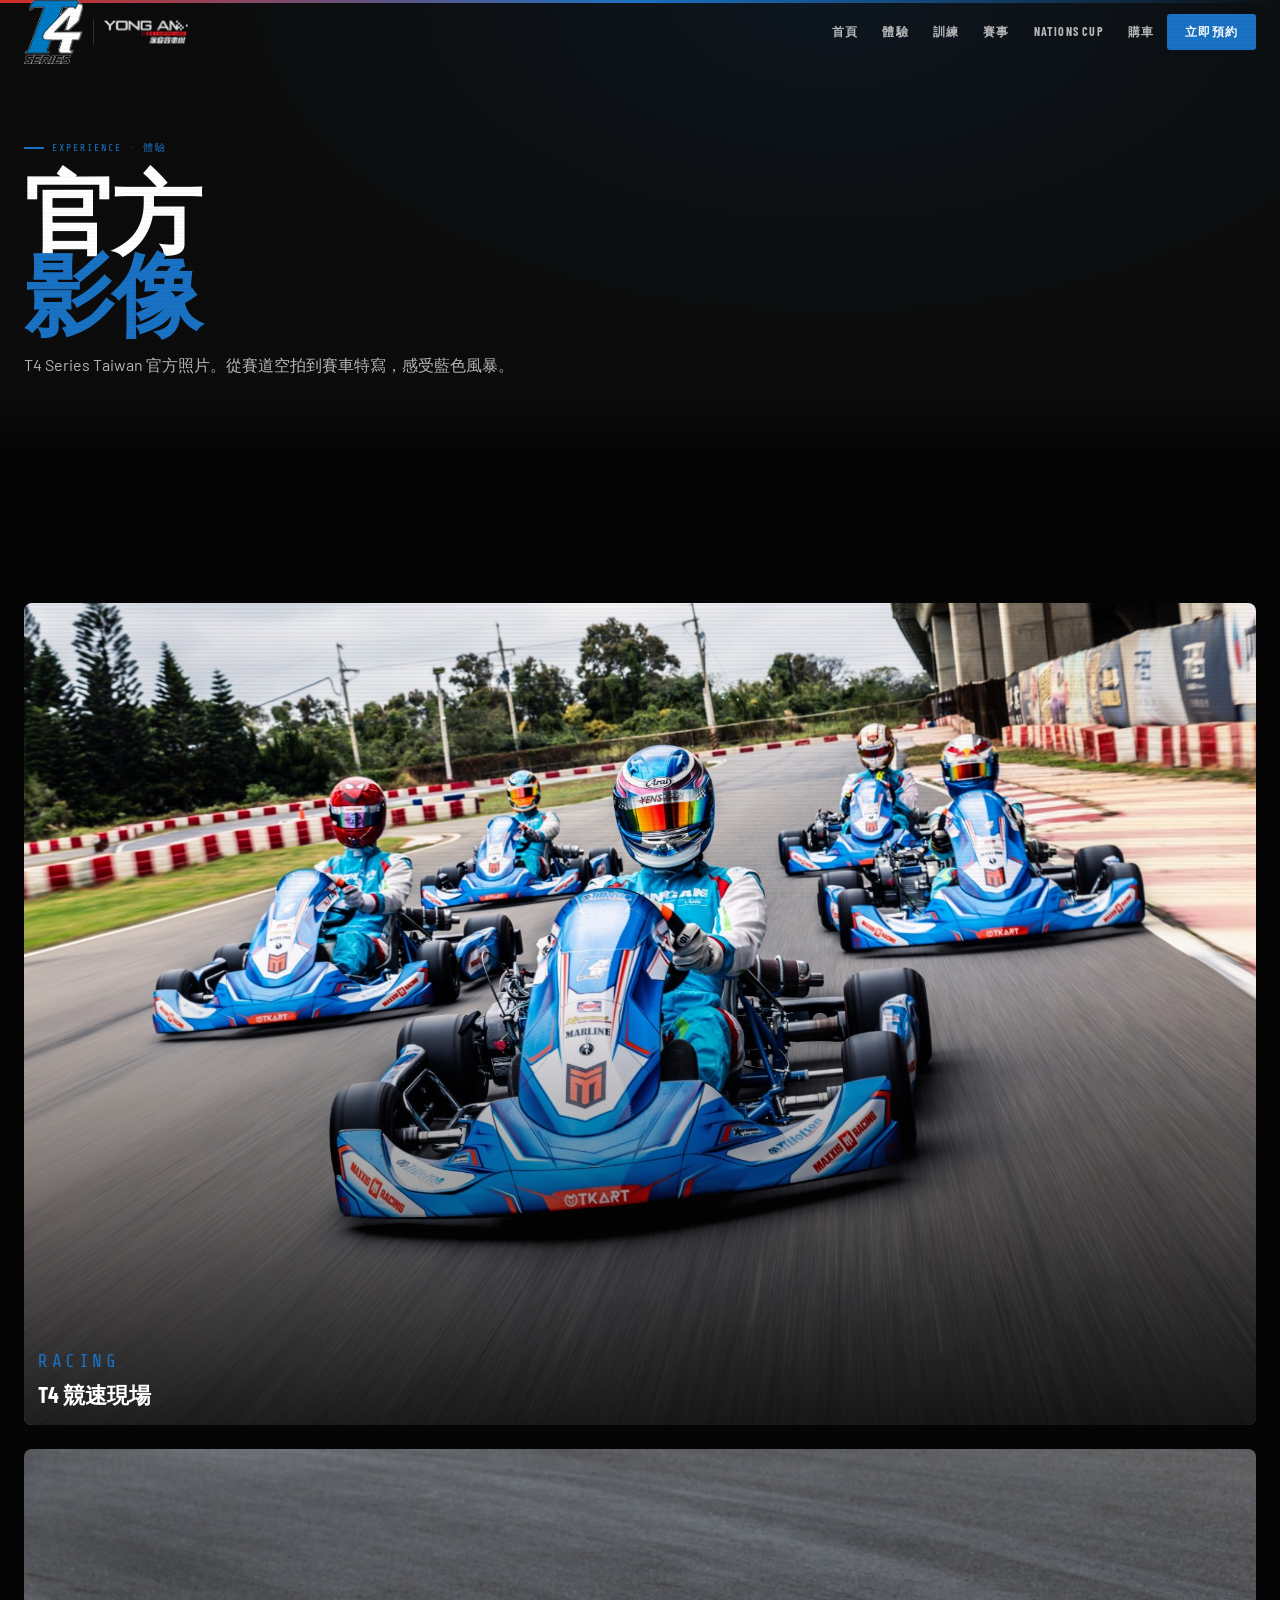
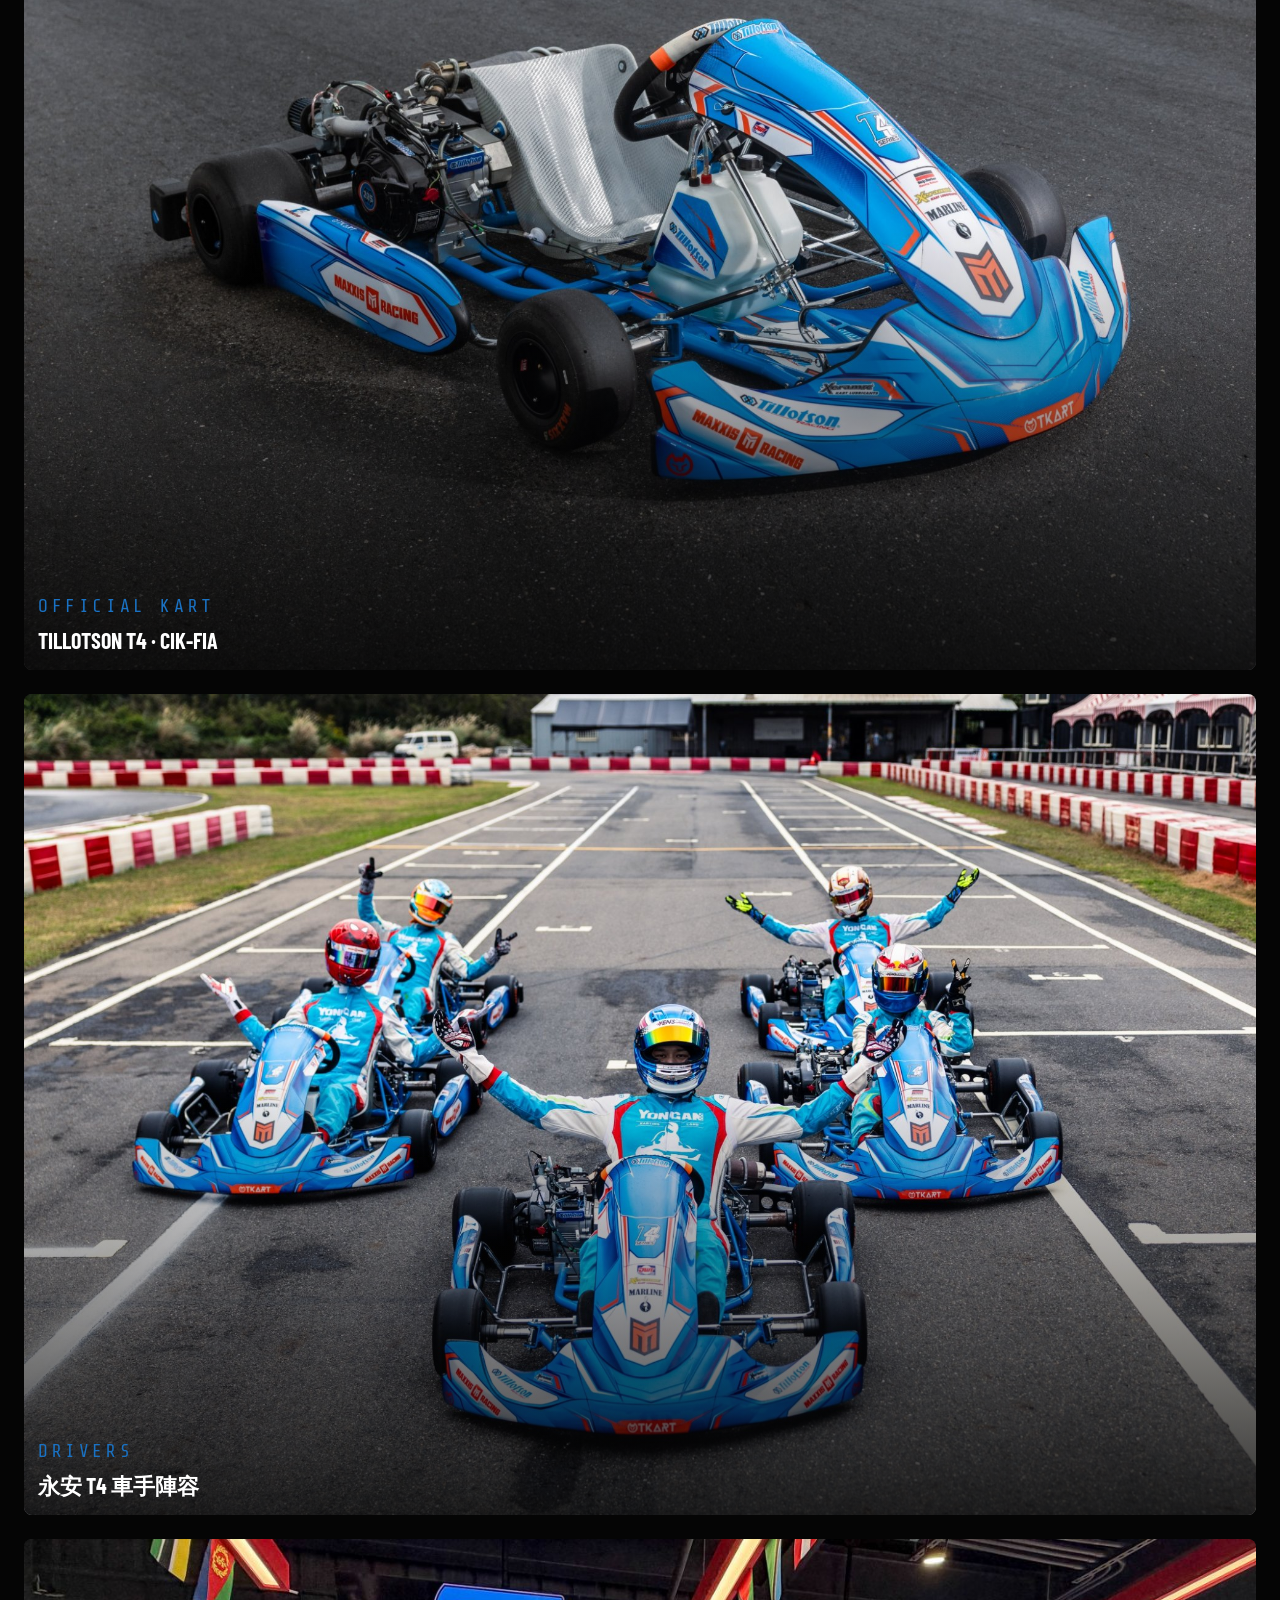
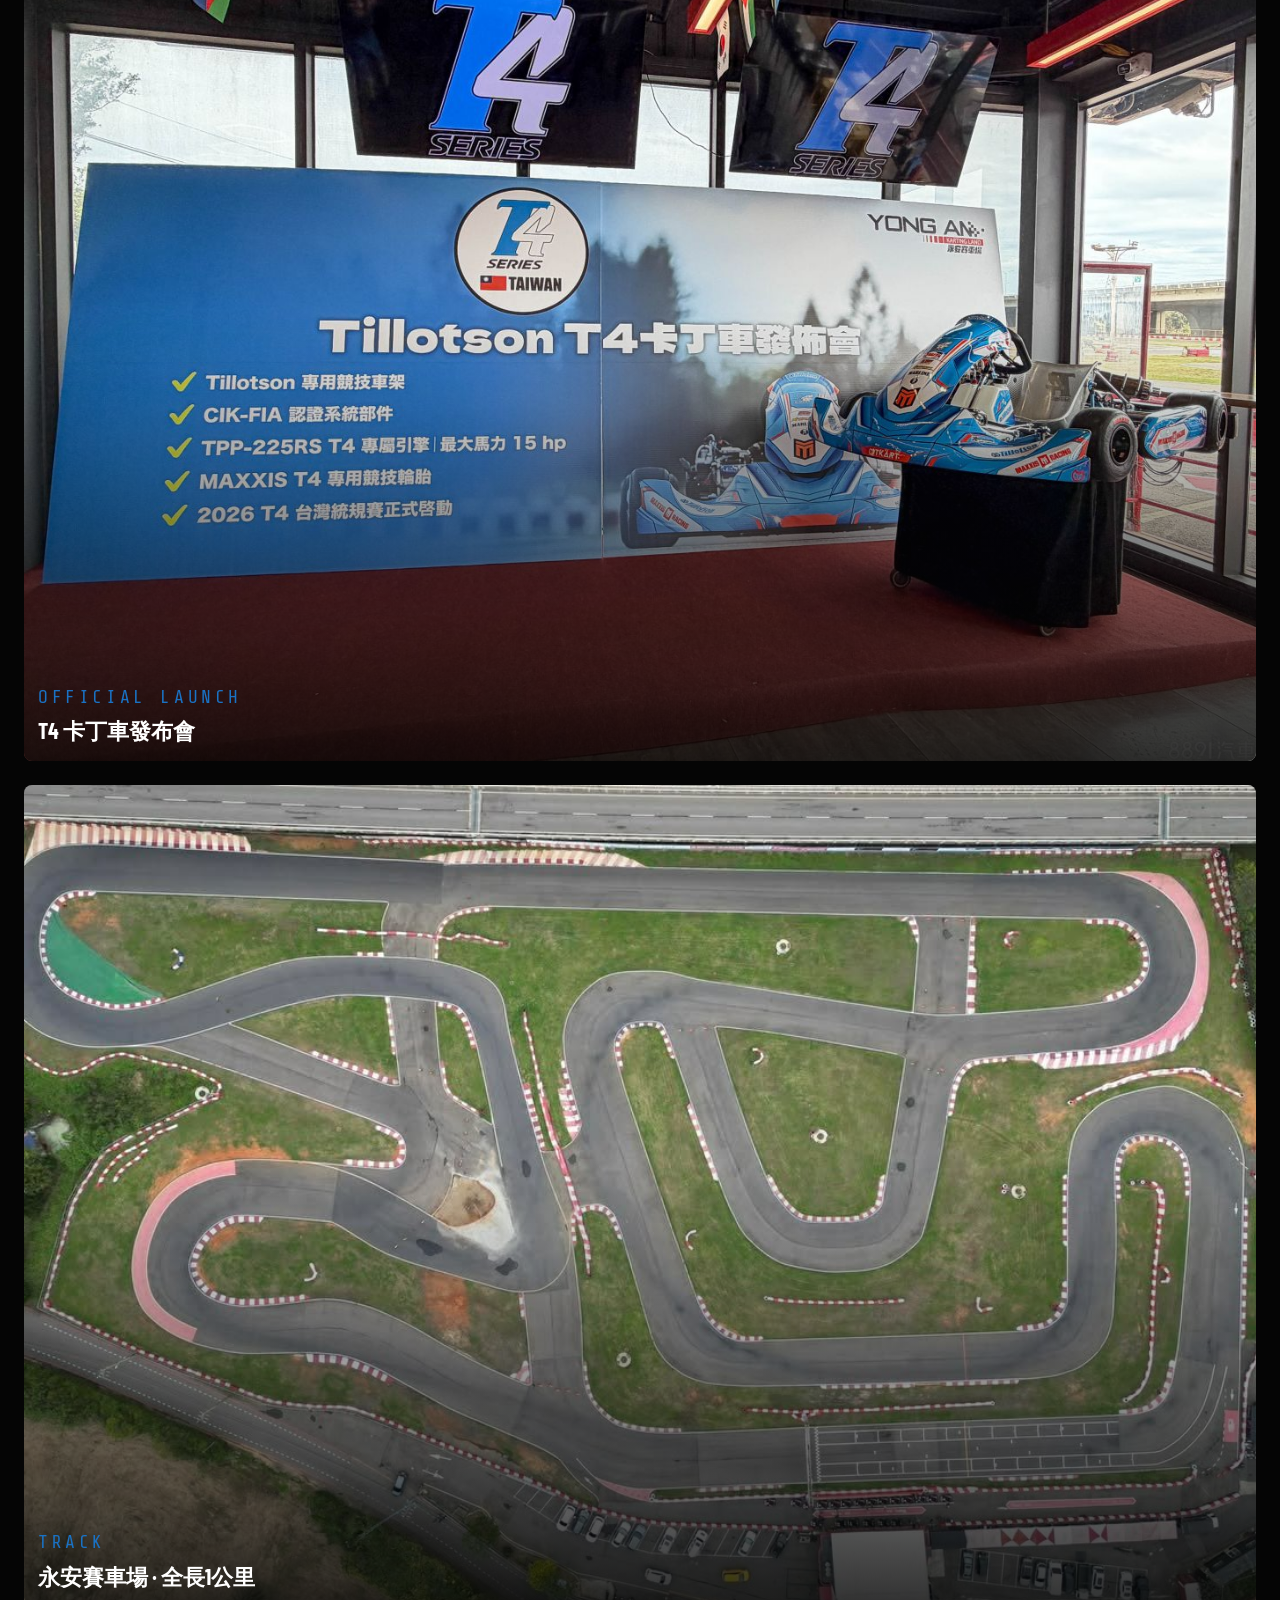
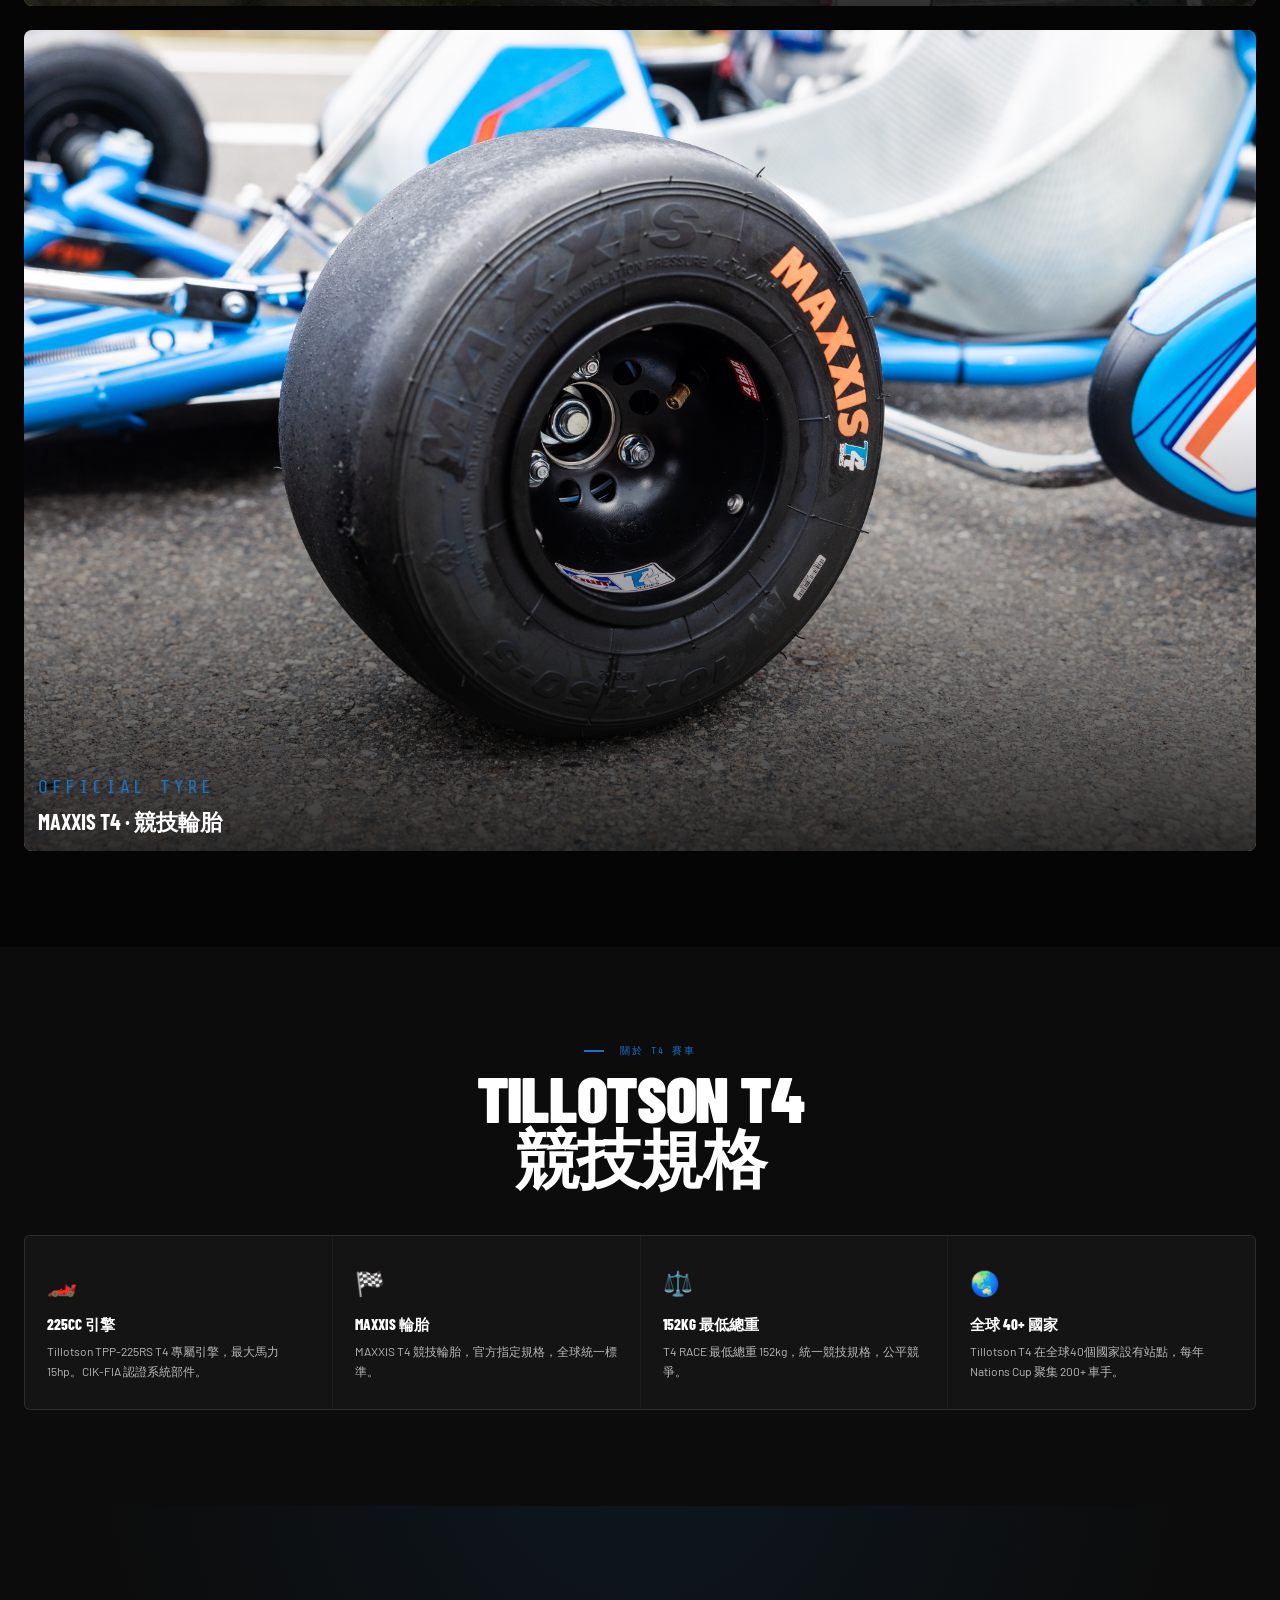
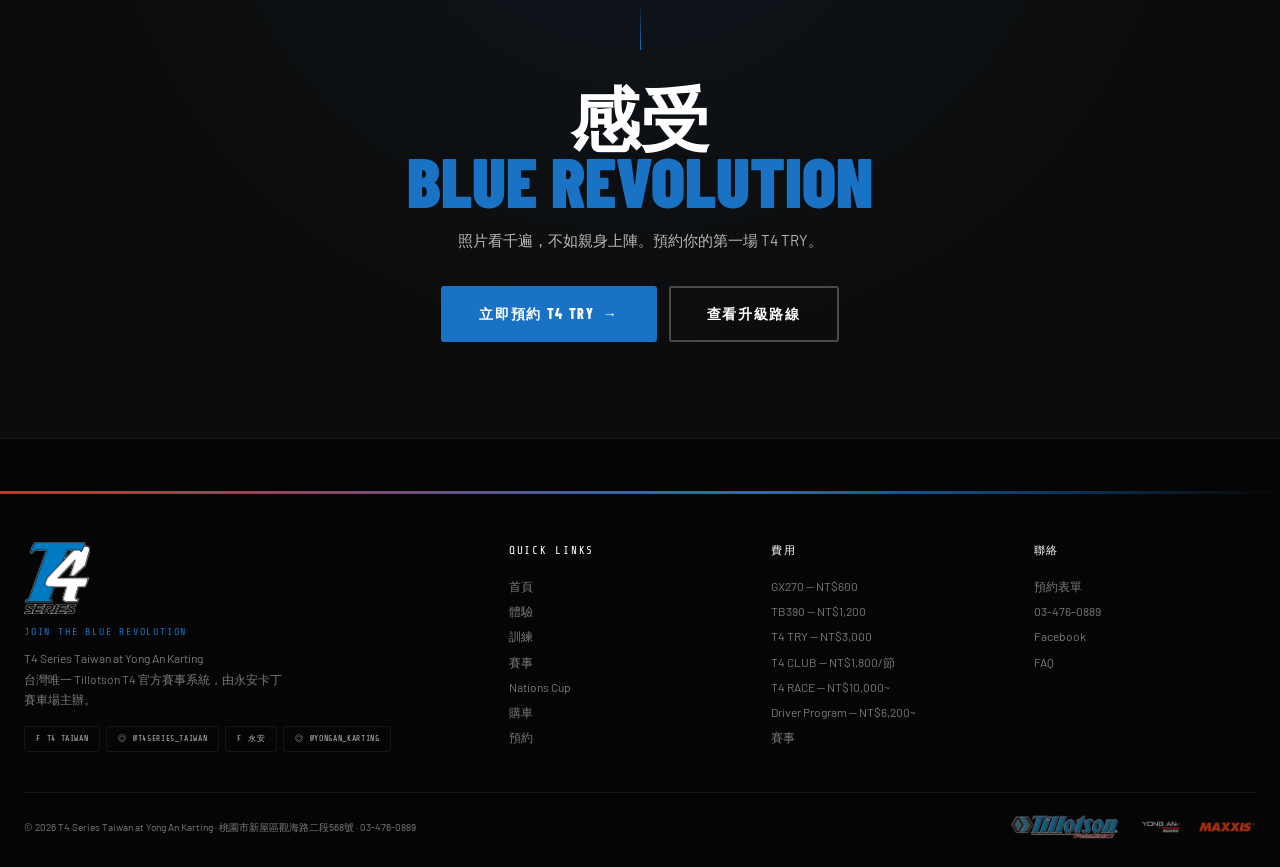
<file: experience.html>
<!DOCTYPE html>
<html lang="zh-TW">
<head>
<meta charset="UTF-8"/>
<meta name="viewport" content="width=device-width,initial-scale=1.0"/>
<title>體驗 Experience | T4 Series Taiwan</title>
<meta name="description" content="T4 Series Taiwan 官方現場影像。T4 競技賽車、永安賽道空拍、發布會現場。"/>
<meta property="og:title" content="體驗 Experience | T4 Series Taiwan"/>
<meta property="og:image" content="https://willysullen.github.io/T4Series-Taiwan/og-image.jpg"/>
<meta property="og:url" content="https://willysullen.github.io/T4Series-Taiwan/experience.html"/>
<meta property="og:type" content="website"/>
<meta name="twitter:card" content="summary_large_image"/>
<meta name="twitter:image" content="https://willysullen.github.io/T4Series-Taiwan/og-image.jpg"/>
<link rel="stylesheet" href="style.css"/>
</head>
<body>
<nav class="navbar" id="navbar">
  <div class="container nav-inner">
    <a href="index.html" class="nav-logo">
      <img src="t4-logo.png" alt="T4 Series"/>
      <div class="nav-logo-sep"></div>
      <div class="nav-logo-host"><img src="yongan_logo_inverted_keep_red.png" alt="Yong An"/></div>
    </a>
    <div class="nav-links">
      <a href="index.html">首頁</a>
      <a href="experience.html">體驗</a>
      <a href="academy.html">訓練</a>
      <a href="nationscup.html">Nations Cup</a>
      <a href="ownership.html">購車</a>
      <a href="contact.html" class="nav-cta">立即預約</a>
    </div>
    <button class="nav-hamburger" id="hamburger" aria-label="選單"><span></span><span></span><span></span></button>
  </div>
</nav>
<nav class="nav-mobile" id="nav-mobile">
  <a href="index.html">首頁 Home</a>
  <a href="experience.html">體驗 Experience</a>
  <a href="academy.html">訓練 Academy</a>
  <a href="nationscup.html">Nations Cup 🌏</a>
  <a href="ownership.html">購車 Ownership</a>
  <a href="contact.html" style="color:var(--blue)">立即預約 →</a>
  <div class="nav-mobile-partner">
    <img src="tillotson-logo.png" alt="Tillotson"/>
    <img src="yongan_logo_inverted_keep_red.png" alt="Yong An"/>
  </div>
</nav>

<section class="page-hero">
  <div class="page-hero-bg"></div>
  <div class="container">
    <div class="page-hero-label">Experience · 體驗</div>
    <h1>官方<br><span class="text-blue">影像</span></h1>
    <p>T4 Series Taiwan 官方照片。從賽道空拍到賽車特寫，感受藍色風暴。</p>
  </div>
</section>

<section class="section" style="background:var(--black)">
  <div class="container">
    <div class="gallery-grid">
      <div class="gallery-cell">
        <div class="gallery-inner"><img src="t4-race.jpg" alt="T4 競速" loading="lazy"/></div>
        <div class="gallery-shade"></div>
        <div class="gallery-info"><div class="gallery-cat">Racing</div><div class="gallery-title">T4 競速現場</div></div>
      </div>
      <div class="gallery-cell">
        <div class="gallery-inner"><img src="t4-kart-side.jpg" alt="Tillotson T4" loading="lazy"/></div>
        <div class="gallery-shade"></div>
        <div class="gallery-info"><div class="gallery-cat">Official Kart</div><div class="gallery-title">Tillotson T4 · CIK-FIA</div></div>
      </div>
      <div class="gallery-cell">
        <div class="gallery-inner"><img src="t4-driver.jpg" alt="T4 車手" loading="lazy"/></div>
        <div class="gallery-shade"></div>
        <div class="gallery-info"><div class="gallery-cat">Drivers</div><div class="gallery-title">永安 T4 車手陣容</div></div>
      </div>
      <div class="gallery-cell">
        <div class="gallery-inner"><img src="t4-launch.jpg" alt="T4 發布會" loading="lazy"/></div>
        <div class="gallery-shade"></div>
        <div class="gallery-info"><div class="gallery-cat">Official Launch</div><div class="gallery-title">T4 卡丁車發布會</div></div>
      </div>
      <div class="gallery-cell">
        <div class="gallery-inner"><img src="t4-track-aerial.png" alt="永安賽道空拍" loading="lazy" style="object-fit:cover;object-position:center 45%"/></div>
        <div class="gallery-shade"></div>
        <div class="gallery-info"><div class="gallery-cat">Track</div><div class="gallery-title">永安賽車場 · 全長1公里</div></div>
      </div>
      <div class="gallery-cell">
        <div class="gallery-inner"><img src="maxxis-tyre.jpg" alt="MAXXIS T4 輪胎" loading="lazy"/></div>
        <div class="gallery-shade"></div>
        <div class="gallery-info"><div class="gallery-cat">Official Tyre</div><div class="gallery-title">MAXXIS T4 · 競技輪胎</div></div>
      </div>
    </div>
  </div>
</section>

<section class="section" style="background:var(--dark)">
  <div class="container">
    <div class="reveal" style="text-align:center;margin-bottom:48px">
      <div class="section-label" style="justify-content:center"><span></span>關於 T4 賽車</div>
      <h2 class="section-title">Tillotson T4<br>競技規格</h2>
    </div>
    <div class="trust-grid reveal">
      <div class="trust-item"><div class="trust-icon">🏎️</div><div class="trust-title">225cc 引擎</div><div class="trust-text">Tillotson TPP-225RS T4 專屬引擎，最大馬力 15hp。CIK-FIA 認證系統部件。</div></div>
      <div class="trust-item"><div class="trust-icon">🏁</div><div class="trust-title">MAXXIS 輪胎</div><div class="trust-text">MAXXIS T4 競技輪胎，官方指定規格，全球統一標準。</div></div>
      <div class="trust-item"><div class="trust-icon">⚖️</div><div class="trust-title">152kg 最低總重</div><div class="trust-text">T4 RACE 最低總重 152kg，統一競技規格，公平競爭。</div></div>
      <div class="trust-item"><div class="trust-icon">🌏</div><div class="trust-title">全球 40+ 國家</div><div class="trust-text">Tillotson T4 在全球40個國家設有站點，每年 Nations Cup 聚集 200+ 車手。</div></div>
    </div>
  </div>
</section>

<section class="final-cta section">
  <div class="container">
    <div class="final-cta-top"></div>
    <div class="reveal">
      <h2>感受<br><span class="text-blue">Blue Revolution</span></h2>
      <p>照片看千遍，不如親身上陣。預約你的第一場 T4 TRY。</p>
      <div class="final-cta-btns">
        <a href="https://forms.gle/ki1DXoTDHMYWkGA36" target="_blank" rel="noopener" class="btn btn-primary btn-lg btn-arrow">立即預約 T4 TRY</a>
        <a href="index.html#ladder" class="btn btn-outline btn-lg">查看升級路線</a>
      </div>
    </div>
  </div>
</section>
<footer>
  <div class="footer-topbar"></div>
  <div class="container">
    <div class="footer-grid">
      <div class="footer-brand">
        <img src="t4-logo.png" alt="T4 Series"/>
        <div class="footer-slogan">JOIN THE BLUE REVOLUTION</div>
        <p>T4 Series Taiwan at Yong An Karting<br>台灣唯一 Tillotson T4 官方賽事系統，由永安卡丁賽車場主辦。</p>
        <div class="footer-socials">
          <a href="https://www.facebook.com/profile.php?id=61577334663302" class="social-btn" target="_blank" rel="noopener"><span>f</span> T4 Taiwan</a>
          <a href="https://www.instagram.com/t4series_taiwan/" class="social-btn" target="_blank" rel="noopener"><span>◎</span> @t4series_taiwan</a>
          <a href="https://www.facebook.com/Taoyuan.Yongan.Kart/" class="social-btn red" target="_blank" rel="noopener"><span>f</span> 永安</a>
          <a href="https://www.instagram.com/yongan_karting/" class="social-btn red" target="_blank" rel="noopener"><span>◎</span> @yongan_karting</a>
        </div>
      </div>
      <div class="footer-col">
        <div class="footer-col-title">Quick Links</div>
        <a href="index.html">首頁</a><a href="experience.html">體驗</a>
        <a href="academy.html">訓練</a><a href="nationscup.html">Nations Cup</a>
        <a href="ownership.html">購車</a><a href="contact.html">預約</a>
      </div>
      <div class="footer-col">
        <div class="footer-col-title">費用</div>
        <a href="index.html#pricing">GX270 — NT$600</a>
        <a href="index.html#pricing">TB390 — NT$1,200</a>
        <a href="contact.html">T4 TRY — NT$3,000</a>
        <a href="contact.html">T4 CLUB — NT$1,800/節</a>
        <a href="academy.html">Driver Program — NT$6,200~</a>
      </div>
      <div class="footer-col">
        <div class="footer-col-title">聯絡</div>
        <a href="contact.html">預約表單</a>
        <a href="tel:034760889">03-476-0889</a>
        <a href="https://www.facebook.com/Taoyuan.Yongan.Kart/" target="_blank">Facebook</a>
        <a href="contact.html#faq">FAQ</a>
      </div>
    </div>
    <div class="footer-bottom">
      <div class="footer-copy">© 2026 T4 Series Taiwan at Yong An Karting · 桃園市新屋區觀海路二段568號 · 03-476-0889</div>
      <div class="footer-partner-logos">
        <a href="https://tillotson.ie/t4-series/" target="_blank" rel="noopener"><img src="tillotson-logo.png" alt="Tillotson"/></a>
        <img src="yongan_logo_inverted_keep_red.png" alt="Yong An"/>
        <img src="maxxis-logo.png" alt="Maxxis"/>
      </div>
    </div>
  </div>
</footer>
<script src="script.js"></script>
</body>
</html>
</file>
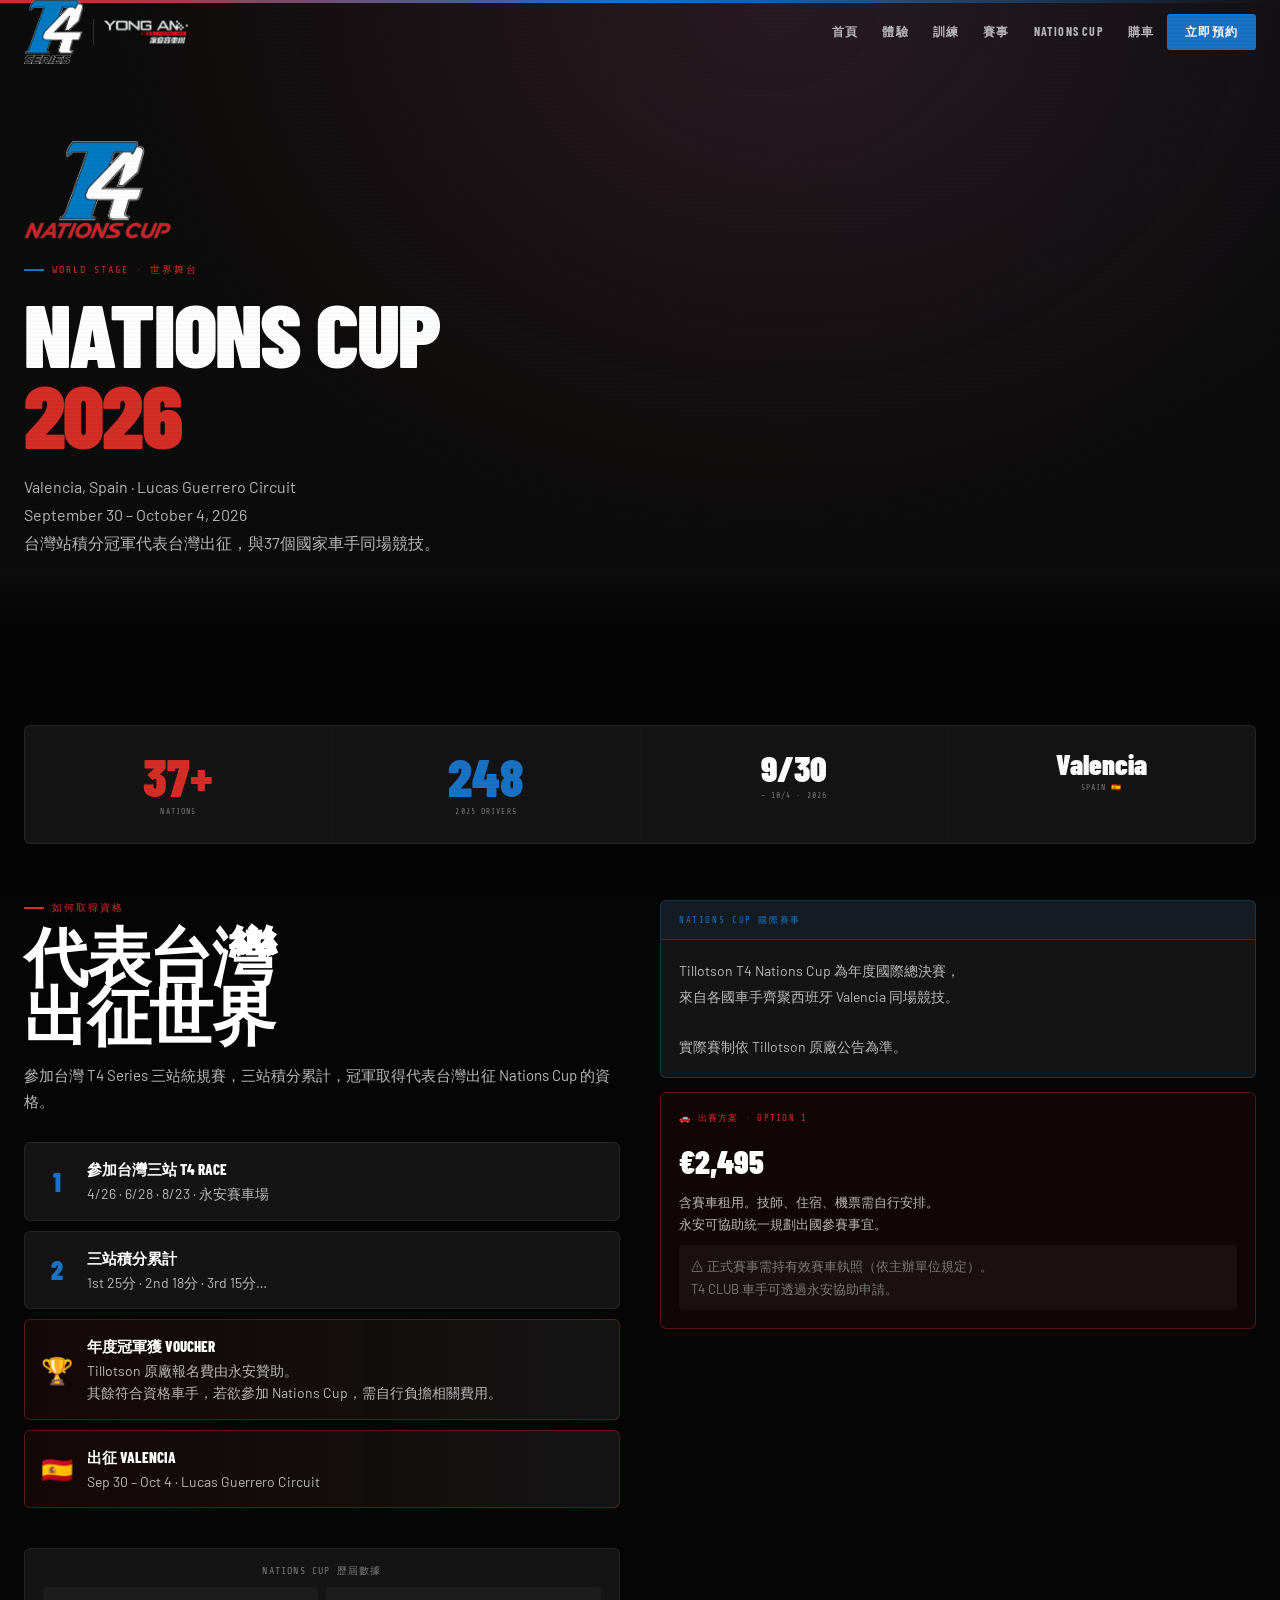
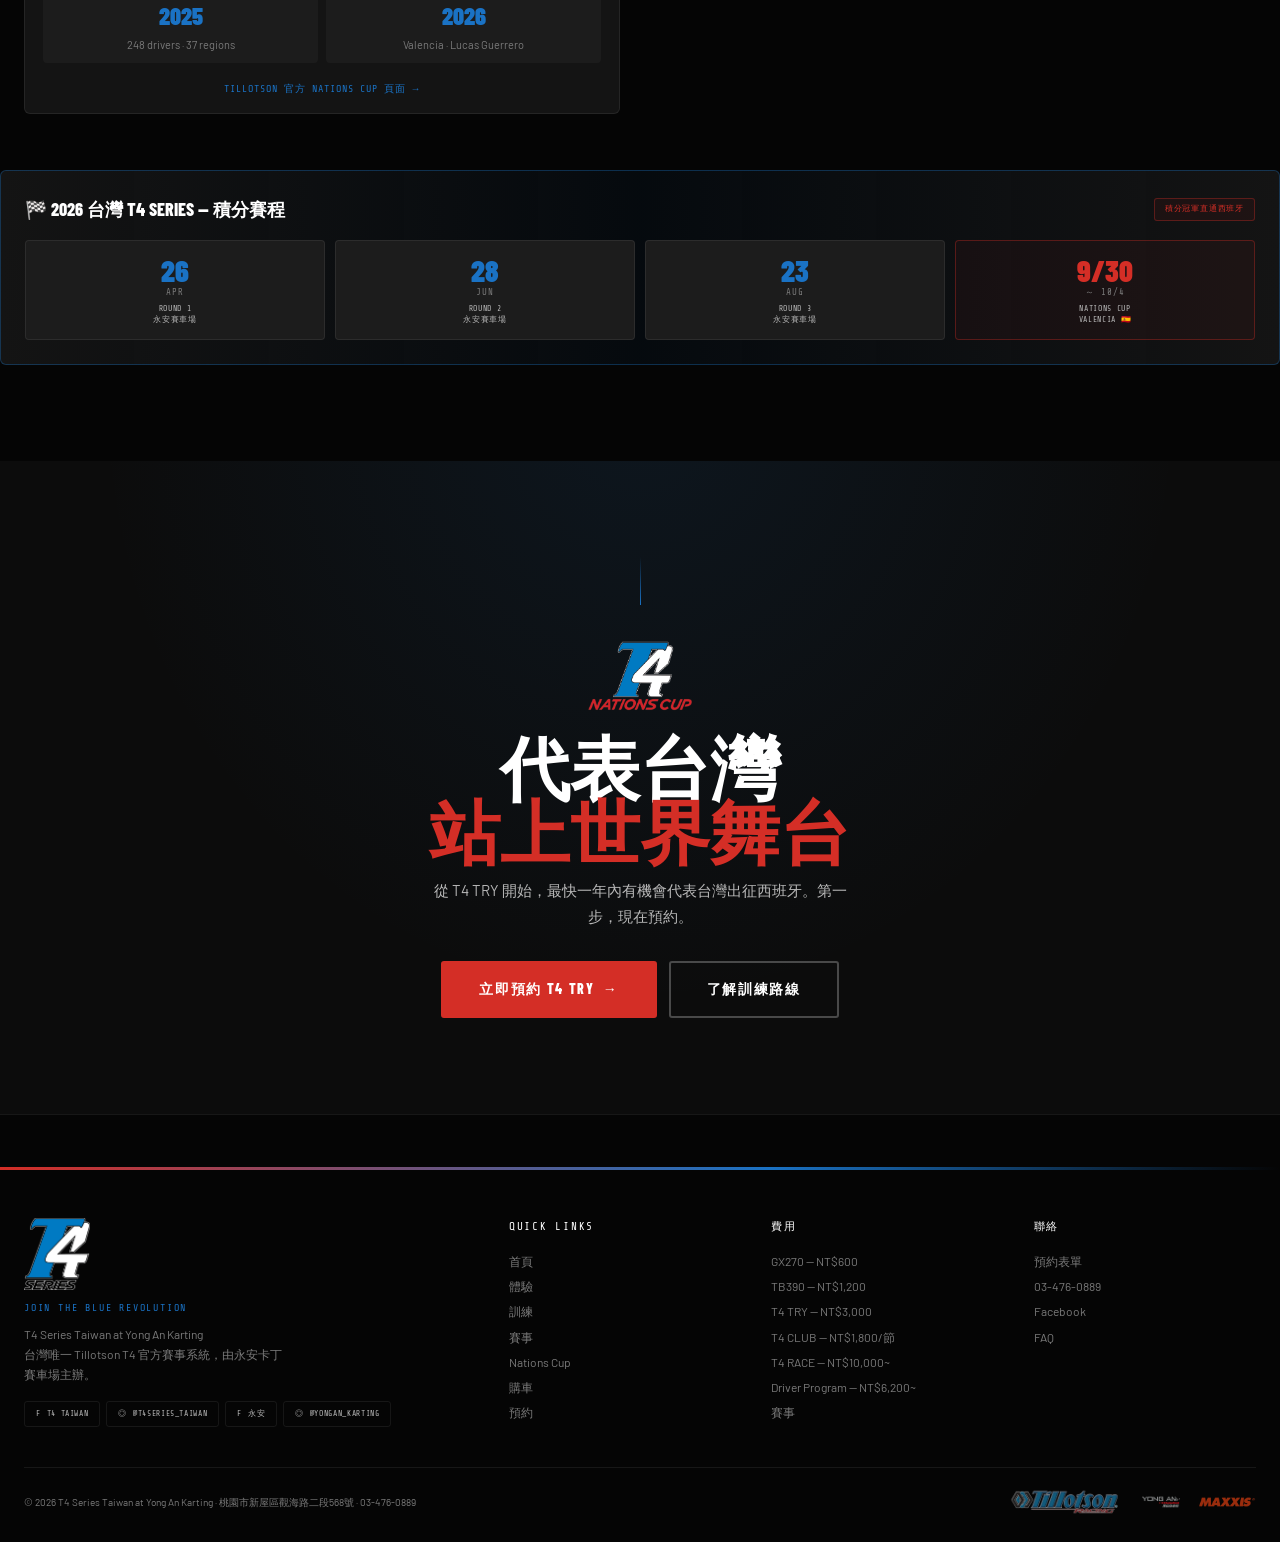
<file: nationscup.html>
<!DOCTYPE html>
<html lang="zh-TW">
<head>
<meta charset="UTF-8"/>
<meta name="viewport" content="width=device-width,initial-scale=1.0"/>
<title>T4 Nations Cup 2026 | T4 Series Taiwan at Yong An Karting</title>
<meta name="description" content="T4 Nations Cup 2026，西班牙 Valencia，9/30–10/4。台灣站積分冠軍直通世界盃。"/>
<meta property="og:title" content="T4 Nations Cup 2026 | T4 Series Taiwan at Yong An Karting"/>
<meta property="og:image" content="https://willysullen.github.io/T4Series-Taiwan/og-image.jpg"/>
<meta property="og:url" content="https://willysullen.github.io/T4Series-Taiwan/nationscup.html"/>
<meta property="og:type" content="website"/>
<meta name="twitter:card" content="summary_large_image"/>
<meta name="twitter:image" content="https://willysullen.github.io/T4Series-Taiwan/og-image.jpg"/>
<link rel="stylesheet" href="style.css"/>
</head>
<body>
<nav class="navbar" id="navbar">
  <div class="container nav-inner">
    <a href="index.html" class="nav-logo">
      <img src="t4-logo.png" alt="T4 Series"/>
      <div class="nav-logo-sep"></div>
      <div class="nav-logo-host"><img src="yongan_logo_inverted_keep_red.png" alt="Yong An"/></div>
    </a>
    <div class="nav-links">
      <a href="index.html">首頁</a>
      <a href="experience.html">體驗</a>
      <a href="academy.html">訓練</a>
      <a href="nationscup.html">Nations Cup</a>
      <a href="ownership.html">購車</a>
      <a href="contact.html" class="nav-cta">立即預約</a>
    </div>
    <button class="nav-hamburger" id="hamburger" aria-label="選單"><span></span><span></span><span></span></button>
  </div>
</nav>
<nav class="nav-mobile" id="nav-mobile">
  <a href="index.html">首頁 Home</a>
  <a href="experience.html">體驗 Experience</a>
  <a href="academy.html">訓練 Academy</a>
  <a href="nationscup.html">Nations Cup 🌏</a>
  <a href="ownership.html">購車 Ownership</a>
  <a href="contact.html" style="color:var(--blue)">立即預約 →</a>
  <div class="nav-mobile-partner">
    <img src="tillotson-logo.png" alt="Tillotson"/>
    <img src="yongan_logo_inverted_keep_red.png" alt="Yong An"/>
  </div>
</nav>

<section class="page-hero" style="background:radial-gradient(ellipse at 60% 0%,rgba(212,46,38,.15) 0%,transparent 60%),var(--dark)">
  <div class="page-hero-bg"></div>
  <div class="container">
    <div style="margin-bottom:22px"><img src="t4-nationscup-logo.png" alt="T4 Nations Cup" style="height:100px;width:auto"/></div>
    <div class="page-hero-label" style="color:var(--red)">World Stage · 世界舞台</div>
    <h1>Nations Cup<br><span class="text-red">2026</span></h1>
    <p>Valencia, Spain · Lucas Guerrero Circuit<br>September 30 – October 4, 2026<br>台灣站積分冠軍代表台灣出征，與37個國家車手同場競技。</p>
  </div>
</section>

<!-- STATS -->
<section class="section" style="background:var(--black)">
  <div class="container">
    <div class="nc-stats-grid reveal">
      <div style="background:var(--dark-2);padding:24px;text-align:center">
        <div style="font-family:var(--fd);font-size:52px;font-weight:900;color:var(--red);line-height: 1">37+</div>
        <div style="font-family:var(--fm);font-size:8px;letter-spacing:.14em;text-transform:uppercase;color:var(--grey);margin-top:4px">Nations</div>
      </div>
      <div style="background:var(--dark-2);padding:24px;text-align:center">
        <div style="font-family:var(--fd);font-size:52px;font-weight:900;color:var(--blue);line-height: 1">248</div>
        <div style="font-family:var(--fm);font-size:8px;letter-spacing:.14em;text-transform:uppercase;color:var(--grey);margin-top:4px">2025 Drivers</div>
      </div>
      <div style="background:var(--dark-2);padding:24px;text-align:center">
        <div style="font-family:var(--fd);font-size:36px;font-weight:900;color:var(--white);line-height: 1">9/30</div>
        <div style="font-family:var(--fm);font-size:8px;letter-spacing:.14em;text-transform:uppercase;color:var(--grey);margin-top:4px">~ 10/4 · 2026</div>
      </div>
      <div style="background:var(--dark-2);padding:24px;text-align:center">
        <div style="font-family:var(--fd);font-size:28px;font-weight:900;color:var(--white);line-height: 1">Valencia</div>
        <div style="font-family:var(--fm);font-size:8px;letter-spacing:.14em;text-transform:uppercase;color:var(--grey);margin-top:4px">Spain 🇪🇸</div>
      </div>
    </div>

    <div class="nc-qualify-grid" style="margin-top:56px">
      <!-- Left: qualify steps -->
      <div class="reveal-left">
        <div class="section-label red">如何取得資格</div>
        <h2 class="section-title">代表台灣<br>出征世界</h2>
        <p style="font-size:15px;color:var(--grey-lt);line-height:1.75;margin-bottom:28px">參加台灣 T4 Series 三站統規賽，三站積分累計，冠軍取得代表台灣出征 Nations Cup 的資格。</p>
        <div style="display:flex;flex-direction:column;gap:10px">
          <div style="display:flex;align-items:center;gap:14px;padding:14px 16px;background:var(--dark-2);border:1px solid var(--bdr);border-radius:6px">
            <div style="font-family:var(--fd);font-size:26px;font-weight:900;color:var(--blue);width:32px;text-align:center;flex-shrink:0">1</div>
            <div><div style="font-family:var(--fd);font-size:15px;font-weight:800;text-transform:uppercase">參加台灣三站 T4 RACE</div><div style="font-size: 14px;color:var(--grey-lt);margin-top:2px">4/26 · 6/28 · 8/23 · 永安賽車場</div></div>
          </div>
          <div style="display:flex;align-items:center;gap:14px;padding:14px 16px;background:var(--dark-2);border:1px solid var(--bdr);border-radius:6px">
            <div style="font-family:var(--fd);font-size:26px;font-weight:900;color:var(--blue);width:32px;text-align:center;flex-shrink:0">2</div>
            <div><div style="font-family:var(--fd);font-size:15px;font-weight:800;text-transform:uppercase">三站積分累計</div><div style="font-size: 14px;color:var(--grey-lt);margin-top:2px">1st 25分 · 2nd 18分 · 3rd 15分…</div></div>
          </div>
          <div style="display:flex;align-items:center;gap:14px;padding:14px 16px;background:linear-gradient(90deg,rgba(212,46,38,.07),var(--dark-2));border:1px solid var(--bdr-r);border-radius:6px">
            <div style="font-size:26px;width:32px;text-align:center;flex-shrink:0">🏆</div>
            <div><div style="font-family:var(--fd);font-size:15px;font-weight:800;text-transform:uppercase">年度冠軍獲 Voucher</div><div style="font-size: 14px;color:var(--grey-lt);margin-top:2px">Tillotson 原廠報名費由永安贊助。<br>其餘符合資格車手，若欲參加 Nations Cup，需自行負擔相關費用。</div></div>
          </div>
          <div style="display:flex;align-items:center;gap:14px;padding:14px 16px;background:linear-gradient(90deg,rgba(212,46,38,.07),var(--dark-2));border:1px solid var(--bdr-r);border-radius:6px">
            <div style="font-size:26px;width:32px;text-align:center;flex-shrink:0">🇪🇸</div>
            <div><div style="font-family:var(--fd);font-size:15px;font-weight:800;text-transform:uppercase">出征 Valencia</div><div style="font-size: 14px;color:var(--grey-lt);margin-top:2px">Sep 30 – Oct 4 · Lucas Guerrero Circuit</div></div>
          </div>
        </div>
      </div>

     <!-- Right: race format + option 1 + license -->
<div class="reveal-right">

  <!-- Nations Cup Info -->
  <div style="background:var(--dark-2);border:1px solid var(--bdr-b);border-radius:6px;overflow:hidden;margin-bottom:14px">
    <div style="padding:12px 18px;background:rgba(26,114,196,.08);border-bottom:1px solid var(--bdr-b);font-family:var(--fm);font-size:9px;letter-spacing:.18em;text-transform:uppercase;color:var(--blue)">
      Nations Cup 國際賽事
    </div>

    <div style="padding:18px">
      <div style="font-size:14px;color:var(--grey-lt);line-height:1.8">
        Tillotson T4 Nations Cup 為年度國際總決賽，<br>
        來自各國車手齊聚西班牙 Valencia 同場競技。<br><br>
        實際賽制依 Tillotson 原廠公告為準。
      </div>
    </div>
  </div>

  <!-- Option -->
  <div style="background:rgba(212,46,38,.06);border:1px solid var(--bdr-r);border-radius:6px;padding:18px;margin-bottom:14px">
    <div style="font-family:var(--fm);font-size:9px;letter-spacing:.14em;text-transform:uppercase;color:var(--red);margin-bottom:10px">
      🚗 出賽方案 · Option 1
    </div>

    <div style="font-family:var(--fd);font-size:32px;font-weight:900;color:var(--white);margin-bottom:4px">
      €2,495
    </div>

    <div style="font-size:13px;color:var(--grey-lt);line-height:1.7;margin-bottom:10px">
      含賽車租用。技師、住宿、機票需自行安排。<br>
      永安可協助統一規劃出國參賽事宜。
    </div>

    <div style="padding:10px 12px;background:rgba(255,255,255,.04);border-radius:4px;font-size:13px;color:var(--grey);line-height:1.75">
      ⚠ 正式賽事需持有效賽車執照（依主辦單位規定）。<br>
      T4 CLUB 車手可透過永安協助申請。
    </div>
  </div>

</div>

        <div style="padding:14px 18px;background:var(--dark-2);border:1px solid var(--bdr);border-radius:6px;text-align:center">
          <div style="font-family:var(--fm);font-size:10px;letter-spacing:.12em;text-transform:uppercase;color:var(--grey);margin-bottom:8px">Nations Cup 歷屆數據</div>
          <div class="btn-row-2">
            <div style="padding:10px;background:var(--dark-3);border-radius:4px;text-align:center"><div style="font-family:var(--fd);font-size:24px;font-weight:900;color:var(--blue)">2025</div><div style="font-size:11px;color:var(--grey)">248 drivers · 37 regions</div></div>
            <div style="padding:10px;background:var(--dark-3);border-radius:4px;text-align:center"><div style="font-family:var(--fd);font-size:24px;font-weight:900;color:var(--blue)">2026</div><div style="font-size:11px;color:var(--grey)">Valencia · Lucas Guerrero</div></div>
          </div>
          <div style="margin-top:10px"><a href="https://tillotson.ie/t4-series/t4-nations-cup/" target="_blank" rel="noopener" style="font-family:var(--fm);font-size:10px;letter-spacing:.1em;text-transform:uppercase;color:var(--blue)">Tillotson 官方 Nations Cup 頁面 →</a></div>
        </div>
      </div>
    </div>

    <!-- Race dates -->
    <div class="race-dates-band reveal" style="margin-top:56px">
      <div class="race-dates-head">
        <div class="race-dates-title">🏁 2026 台灣 T4 Series — 積分賽程</div>
        <div class="race-dates-badge">積分冠軍直通西班牙</div>
      </div>
      <div class="race-dates-row">
        <div class="rdc"><div class="rdc-num">26</div><div class="rdc-month">APR</div><div class="rdc-label">Round 1<br>永安賽車場</div></div>
        <div class="rdc"><div class="rdc-num">28</div><div class="rdc-month">JUN</div><div class="rdc-label">Round 2<br>永安賽車場</div></div>
        <div class="rdc"><div class="rdc-num">23</div><div class="rdc-month">AUG</div><div class="rdc-label">Round 3<br>永安賽車場</div></div>
        <div class="rdc world"><div class="rdc-num">9/30</div><div class="rdc-month">～ 10/4</div><div class="rdc-label">Nations Cup<br>Valencia 🇪🇸</div></div>
      </div>
    </div>
  </div>
</section>

<section class="final-cta section">
  <div class="container">
    <div class="final-cta-top"></div>
    <div class="reveal">
      <img src="t4-nationscup-logo.png" alt="T4 Nations Cup" style="height:70px;width:auto;margin:0 auto 24px"/>
      <h2>代表台灣<br><span class="text-red">站上世界舞台</span></h2>
      <p>從 T4 TRY 開始，最快一年內有機會代表台灣出征西班牙。第一步，現在預約。</p>
      <div class="final-cta-btns">
        <a href="https://forms.gle/ki1DXoTDHMYWkGA36" target="_blank" rel="noopener" class="btn btn-red btn-lg btn-arrow">立即預約 T4 TRY</a>
        <a href="academy.html" class="btn btn-outline btn-lg">了解訓練路線</a>
      </div>
    </div>
  </div>
</section>
<footer>
  <div class="footer-topbar"></div>
  <div class="container">
    <div class="footer-grid">
      <div class="footer-brand">
        <img src="t4-logo.png" alt="T4 Series"/>
        <div class="footer-slogan">JOIN THE BLUE REVOLUTION</div>
        <p>T4 Series Taiwan at Yong An Karting<br>台灣唯一 Tillotson T4 官方賽事系統，由永安卡丁賽車場主辦。</p>
        <div class="footer-socials">
          <a href="https://www.facebook.com/profile.php?id=61577334663302" class="social-btn" target="_blank" rel="noopener"><span>f</span> T4 Taiwan</a>
          <a href="https://www.instagram.com/t4series_taiwan/" class="social-btn" target="_blank" rel="noopener"><span>◎</span> @t4series_taiwan</a>
          <a href="https://www.facebook.com/Taoyuan.Yongan.Kart/" class="social-btn red" target="_blank" rel="noopener"><span>f</span> 永安</a>
          <a href="https://www.instagram.com/yongan_karting/" class="social-btn red" target="_blank" rel="noopener"><span>◎</span> @yongan_karting</a>
        </div>
      </div>
      <div class="footer-col">
        <div class="footer-col-title">Quick Links</div>
        <a href="index.html">首頁</a><a href="experience.html">體驗</a>
        <a href="academy.html">訓練</a><a href="nationscup.html">Nations Cup</a>
        <a href="ownership.html">購車</a><a href="contact.html">預約</a>
      </div>
      <div class="footer-col">
        <div class="footer-col-title">費用</div>
        <a href="index.html#pricing">GX270 — NT$600</a>
        <a href="index.html#pricing">TB390 — NT$1,200</a>
        <a href="contact.html">T4 TRY — NT$3,000</a>
        <a href="contact.html">T4 CLUB — NT$1,800/節</a>
        <a href="academy.html">Driver Program — NT$6,200~</a>
      </div>
      <div class="footer-col">
        <div class="footer-col-title">聯絡</div>
        <a href="contact.html">預約表單</a>
        <a href="tel:034760889">03-476-0889</a>
        <a href="https://www.facebook.com/Taoyuan.Yongan.Kart/" target="_blank">Facebook</a>
        <a href="contact.html#faq">FAQ</a>
      </div>
    </div>
    <div class="footer-bottom">
      <div class="footer-copy">© 2026 T4 Series Taiwan at Yong An Karting · 桃園市新屋區觀海路二段568號 · 03-476-0889</div>
      <div class="footer-partner-logos">
        <a href="https://tillotson.ie/t4-series/" target="_blank" rel="noopener"><img src="tillotson-logo.png" alt="Tillotson"/></a>
        <img src="yongan_logo_inverted_keep_red.png" alt="Yong An"/>
        <img src="maxxis-logo.png" alt="Maxxis"/>
      </div>
    </div>
  </div>
</footer>
<script src="script.js"></script>
</body>
</html>
</file>
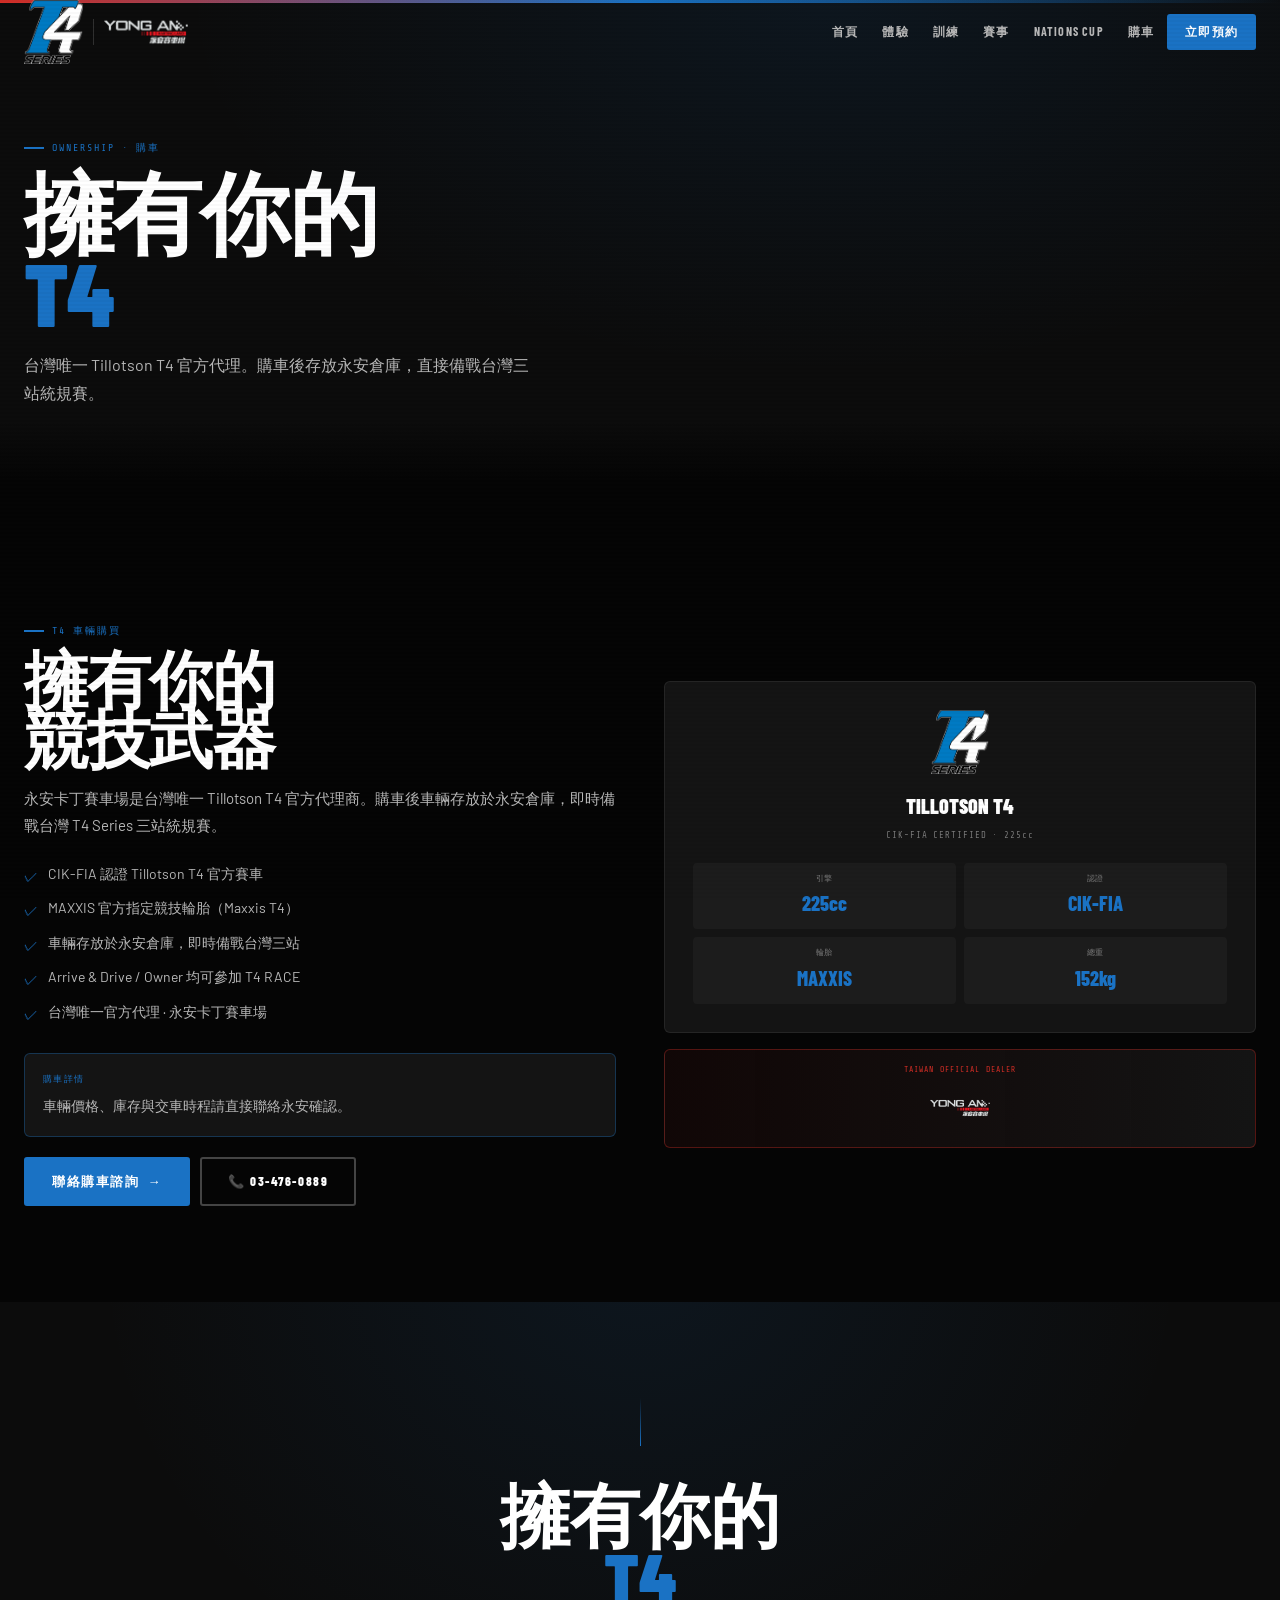
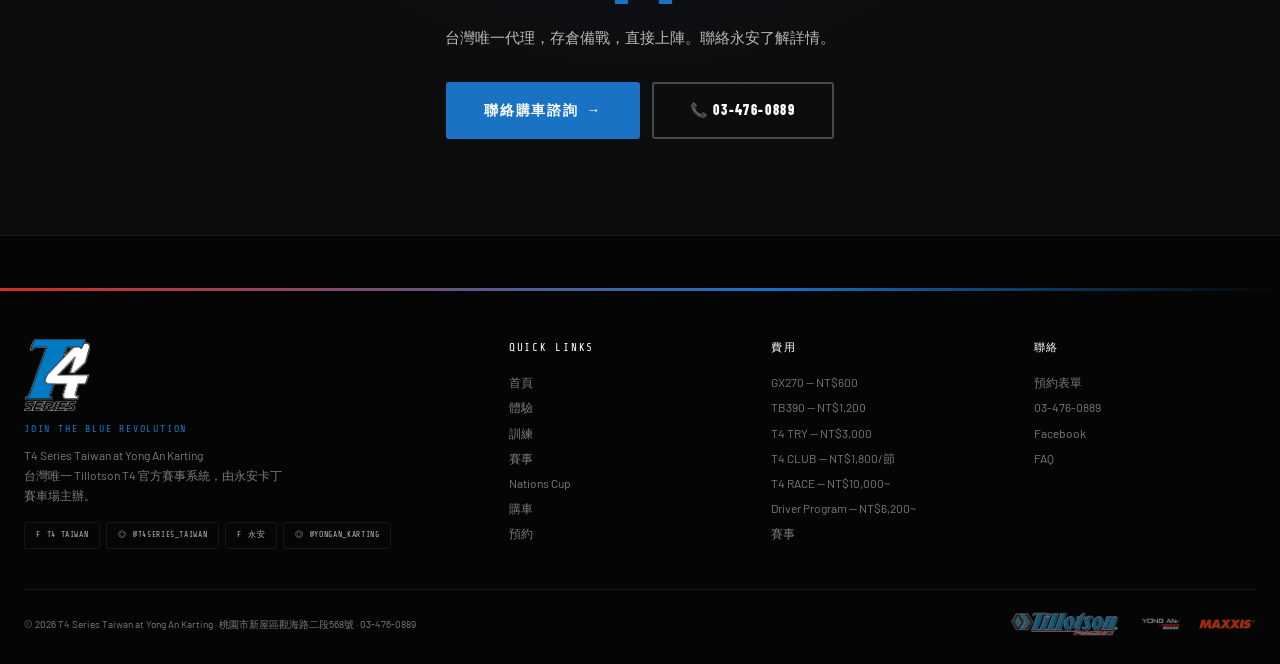
<file: ownership.html>
<!DOCTYPE html>
<html lang="zh-TW">
<head>
<meta charset="UTF-8"/>
<meta name="viewport" content="width=device-width,initial-scale=1.0"/>
<title>購車 Ownership | T4 Series Taiwan at Yong An Karting</title>
<meta name="description" content="台灣唯一 Tillotson T4 官方代理：永安卡丁賽車場。購車存放於永安倉庫，備戰台灣三站。"/>
<meta property="og:title" content="購車 Ownership | T4 Series Taiwan at Yong An Karting"/>
<meta property="og:image" content="https://willysullen.github.io/T4Series-Taiwan/og-image.jpg"/>
<meta property="og:url" content="https://willysullen.github.io/T4Series-Taiwan/ownership.html"/>
<meta property="og:type" content="website"/>
<meta name="twitter:card" content="summary_large_image"/>
<meta name="twitter:image" content="https://willysullen.github.io/T4Series-Taiwan/og-image.jpg"/>
<link rel="stylesheet" href="style.css"/>
</head>
<body>
<nav class="navbar" id="navbar">
  <div class="container nav-inner">
    <a href="index.html" class="nav-logo">
      <img src="t4-logo.png" alt="T4 Series"/>
      <div class="nav-logo-sep"></div>
      <div class="nav-logo-host"><img src="yongan_logo_inverted_keep_red.png" alt="Yong An"/></div>
    </a>
    <div class="nav-links">
      <a href="index.html">首頁</a>
      <a href="experience.html">體驗</a>
      <a href="academy.html">訓練</a>
      <a href="nationscup.html">Nations Cup</a>
      <a href="ownership.html">購車</a>
      <a href="contact.html" class="nav-cta">立即預約</a>
    </div>
    <button class="nav-hamburger" id="hamburger" aria-label="選單"><span></span><span></span><span></span></button>
  </div>
</nav>
<nav class="nav-mobile" id="nav-mobile">
  <a href="index.html">首頁 Home</a>
  <a href="experience.html">體驗 Experience</a>
  <a href="academy.html">訓練 Academy</a>
  <a href="nationscup.html">Nations Cup 🌏</a>
  <a href="ownership.html">購車 Ownership</a>
  <a href="contact.html" style="color:var(--blue)">立即預約 →</a>
  <div class="nav-mobile-partner">
    <img src="tillotson-logo.png" alt="Tillotson"/>
    <img src="yongan_logo_inverted_keep_red.png" alt="Yong An"/>
  </div>
</nav>

<section class="page-hero">
  <div class="page-hero-bg"></div>
  <div class="container">
    <div class="page-hero-label">Ownership · 購車</div>
    <h1>擁有你的<br><span class="text-blue">T4</span></h1>
    <p>台灣唯一 Tillotson T4 官方代理。購車後存放永安倉庫，直接備戰台灣三站統規賽。</p>
  </div>
</section>

<section class="section" style="background:var(--black)">
  <div class="container">
    <div class="ownership-grid">
      <div class="reveal-left">
        <div class="section-label">T4 車輛購買</div>
        <h2 class="section-title">擁有你的<br>競技武器</h2>
        <p style="font-size:15px;color:var(--grey-lt);line-height:1.8;margin-bottom:24px">永安卡丁賽車場是台灣唯一 Tillotson T4 官方代理商。購車後車輛存放於永安倉庫，即時備戰台灣 T4 Series 三站統規賽。</p>
        <ul style="display:flex;flex-direction:column;gap:10px;margin-bottom:28px;list-style:none">
          <li style="display:flex;align-items:flex-start;gap:10px;font-size:14px;color:var(--grey-lt)"><span style="color:var(--blue);flex-shrink:0;margin-top:2px">✓</span>CIK-FIA 認證 Tillotson T4 官方賽車</li>
          <li style="display:flex;align-items:flex-start;gap:10px;font-size:14px;color:var(--grey-lt)"><span style="color:var(--blue);flex-shrink:0;margin-top:2px">✓</span>MAXXIS 官方指定競技輪胎（Maxxis T4）</li>
          <li style="display:flex;align-items:flex-start;gap:10px;font-size:14px;color:var(--grey-lt)"><span style="color:var(--blue);flex-shrink:0;margin-top:2px">✓</span>車輛存放於永安倉庫，即時備戰台灣三站</li>
          <li style="display:flex;align-items:flex-start;gap:10px;font-size:14px;color:var(--grey-lt)"><span style="color:var(--blue);flex-shrink:0;margin-top:2px">✓</span>Arrive & Drive / Owner 均可參加 T4 RACE</li>
          <li style="display:flex;align-items:flex-start;gap:10px;font-size:14px;color:var(--grey-lt)"><span style="color:var(--blue);flex-shrink:0;margin-top:2px">✓</span>台灣唯一官方代理 · 永安卡丁賽車場</li>
        </ul>
        <div style="padding:18px;background:var(--dark-2);border:1px solid var(--bdr-b);border-radius:6px;margin-bottom:20px">
          <div style="font-family:var(--fm);font-size:9px;letter-spacing:.14em;text-transform:uppercase;color:var(--blue);margin-bottom:8px">購車詳情</div>
          <div style="font-size:14px;color:var(--grey-lt);line-height:1.7">車輛價格、庫存與交車時程請直接聯絡永安確認。</div>
        </div>
        <div style="display:flex;gap:10px;flex-wrap:wrap">
          <a href="https://forms.gle/ki1DXoTDHMYWkGA36" target="_blank" rel="noopener" class="btn btn-primary btn-arrow">聯絡購車諮詢</a>
          <a href="tel:034760889" class="btn btn-outline">📞 03-476-0889</a>
        </div>
      </div>
      <div class="reveal-right">
        <div style="background:var(--dark-2);border:1px solid var(--bdr);border-radius:6px;padding:28px;text-align:center;margin-bottom:16px">
          <img src="t4-logo.png" alt="T4 Series" style="height:64px;width:auto;margin:0 auto 16px"/>
          <div style="font-family:var(--fd);font-size:20px;font-weight:900;text-transform:uppercase;margin-bottom:6px">Tillotson T4</div>
          <div style="font-family:var(--fm);font-size:9px;color:var(--grey);letter-spacing:.1em;margin-bottom:20px">CIK-FIA CERTIFIED · 225cc</div>
          <div class="btn-row-2">
            <div style="padding:10px;background:var(--dark-3);border-radius:4px"><div style="font-family:var(--fm);font-size:8px;color:var(--grey);margin-bottom:2px;letter-spacing:.1em;text-transform:uppercase">引擎</div><div style="font-family:var(--fd);font-size:20px;font-weight:800;color:var(--blue)">225cc</div></div>
            <div style="padding:10px;background:var(--dark-3);border-radius:4px"><div style="font-family:var(--fm);font-size:8px;color:var(--grey);margin-bottom:2px;letter-spacing:.1em;text-transform:uppercase">認證</div><div style="font-family:var(--fd);font-size:20px;font-weight:800;color:var(--blue)">CIK-FIA</div></div>
            <div style="padding:10px;background:var(--dark-3);border-radius:4px"><div style="font-family:var(--fm);font-size:8px;color:var(--grey);margin-bottom:2px;letter-spacing:.1em;text-transform:uppercase">輪胎</div><div style="font-family:var(--fd);font-size:20px;font-weight:800;color:var(--blue)">MAXXIS</div></div>
            <div style="padding:10px;background:var(--dark-3);border-radius:4px"><div style="font-family:var(--fm);font-size:8px;color:var(--grey);margin-bottom:2px;letter-spacing:.1em;text-transform:uppercase">總重</div><div style="font-family:var(--fd);font-size:20px;font-weight:800;color:var(--blue)">152kg</div></div>
          </div>
        </div>
        <div style="padding:14px 18px;background:linear-gradient(90deg,rgba(212,46,38,.06),var(--dark-2));border:1px solid var(--bdr-r);border-radius:6px;text-align:center">
          <div style="font-family:var(--fm);font-size:8px;letter-spacing:.14em;text-transform:uppercase;color:var(--red);margin-bottom:6px">Taiwan Official Dealer</div>
          <img src="yongan_logo_inverted_keep_red.png" alt="Yong An" style="height:50px;width:auto;margin:0 auto"/>
        </div>
      </div>
    </div>
  </div>
</section>

<section class="final-cta section">
  <div class="container">
    <div class="final-cta-top"></div>
    <div class="reveal">
      <h2>擁有你的<br><span class="text-blue">T4</span></h2>
      <p>台灣唯一代理，存倉備戰，直接上陣。聯絡永安了解詳情。</p>
      <div class="final-cta-btns">
        <a href="https://forms.gle/ki1DXoTDHMYWkGA36" target="_blank" rel="noopener" class="btn btn-primary btn-lg btn-arrow">聯絡購車諮詢</a>
        <a href="tel:034760889" class="btn btn-outline btn-lg">📞 03-476-0889</a>
      </div>
    </div>
  </div>
</section>
<footer>
  <div class="footer-topbar"></div>
  <div class="container">
    <div class="footer-grid">
      <div class="footer-brand">
        <img src="t4-logo.png" alt="T4 Series"/>
        <div class="footer-slogan">JOIN THE BLUE REVOLUTION</div>
        <p>T4 Series Taiwan at Yong An Karting<br>台灣唯一 Tillotson T4 官方賽事系統，由永安卡丁賽車場主辦。</p>
        <div class="footer-socials">
          <a href="https://www.facebook.com/profile.php?id=61577334663302" class="social-btn" target="_blank" rel="noopener"><span>f</span> T4 Taiwan</a>
          <a href="https://www.instagram.com/t4series_taiwan/" class="social-btn" target="_blank" rel="noopener"><span>◎</span> @t4series_taiwan</a>
          <a href="https://www.facebook.com/Taoyuan.Yongan.Kart/" class="social-btn red" target="_blank" rel="noopener"><span>f</span> 永安</a>
          <a href="https://www.instagram.com/yongan_karting/" class="social-btn red" target="_blank" rel="noopener"><span>◎</span> @yongan_karting</a>
        </div>
      </div>
      <div class="footer-col">
        <div class="footer-col-title">Quick Links</div>
        <a href="index.html">首頁</a><a href="experience.html">體驗</a>
        <a href="academy.html">訓練</a><a href="nationscup.html">Nations Cup</a>
        <a href="ownership.html">購車</a><a href="contact.html">預約</a>
      </div>
      <div class="footer-col">
        <div class="footer-col-title">費用</div>
        <a href="index.html#pricing">GX270 — NT$600</a>
        <a href="index.html#pricing">TB390 — NT$1,200</a>
        <a href="contact.html">T4 TRY — NT$3,000</a>
        <a href="contact.html">T4 CLUB — NT$1,800/節</a>
        <a href="academy.html">Driver Program — NT$6,200~</a>
      </div>
      <div class="footer-col">
        <div class="footer-col-title">聯絡</div>
        <a href="contact.html">預約表單</a>
        <a href="tel:034760889">03-476-0889</a>
        <a href="https://www.facebook.com/Taoyuan.Yongan.Kart/" target="_blank">Facebook</a>
        <a href="contact.html#faq">FAQ</a>
      </div>
    </div>
    <div class="footer-bottom">
      <div class="footer-copy">© 2026 T4 Series Taiwan at Yong An Karting · 桃園市新屋區觀海路二段568號 · 03-476-0889</div>
      <div class="footer-partner-logos">
        <a href="https://tillotson.ie/t4-series/" target="_blank" rel="noopener"><img src="tillotson-logo.png" alt="Tillotson"/></a>
        <img src="yongan_logo_inverted_keep_red.png" alt="Yong An"/>
        <img src="maxxis-logo.png" alt="Maxxis"/>
      </div>
    </div>
  </div>
</footer>
<script src="script.js"></script>
</body>
</html>
</file>
<file: style.css>
/* T4 Series Taiwan — style.css CLEAN REBUILD */
@import url('https://fonts.googleapis.com/css2?family=Barlow+Condensed:wght@300;400;600;700;800;900&family=Barlow:wght@300;400;500;600;700&family=Share+Tech+Mono&display=swap');

/* ── Variables ── */
:root {
  --black:   #050505;
  --dark:    #0c0c0c;
  --dark-2:  #141414;
  --dark-3:  #1c1c1c;
  --dark-4:  #242424;
  --blue:    #1a72c4;
  --blue-lt: #2d8fe0;
  --red:     #d42e26;
  --red-lt:  #e8473f;
  --white:   #ffffff;
  --off:     #e4e4e4;
  --grey:    #7a7a7a;
  --grey-lt: #b8b8b8;
  --bdr:     rgba(255,255,255,.07);
  --bdr-b:   rgba(26,114,196,.35);
  --bdr-r:   rgba(212,46,38,.35);
  --fd:      'Barlow Condensed', sans-serif;
  --fb:      'Barlow', sans-serif;
  --fm:      'Share Tech Mono', monospace;
  --ease:    cubic-bezier(.16,1,.3,1);
  --t:       .3s;
  --maxw:    1280px;
  --navh:    64px;
}

/* ── Reset ── */
*, *::before, *::after { box-sizing: border-box; margin: 0; padding: 0; }
html { overflow-x: hidden; scroll-behavior: smooth; }
body { overflow-x: hidden; max-width: 100vw; background: var(--black); color: var(--white); font-family: var(--fb); line-height: 1.6; -webkit-font-smoothing: antialiased; }
img { max-width: 100%; height: auto; display: block; }
a { color: inherit; text-decoration: none; }
ul { list-style: none; }
button { cursor: pointer; border: none; background: none; font-family: inherit; }
input, select, textarea { font-family: inherit; }

/* ── Scanline ── */
body::before { content: ''; position: fixed; inset: 0; background: repeating-linear-gradient(0deg,transparent,transparent 2px,rgba(0,0,0,.025) 2px,rgba(0,0,0,.025) 4px); pointer-events: none; z-index: 9999; }

/* ── Utils ── */
.container { max-width: var(--maxw); margin: 0 auto; padding: 0 24px; }
.section    { padding: 96px 0; }
.text-blue  { color: var(--blue); }
.text-red   { color: var(--red); }

/* ── Reveal animations ── */
.reveal       { opacity: 0; transform: translateY(24px); transition: opacity .7s var(--ease), transform .7s var(--ease); }
.reveal.visible { opacity: 1; transform: none; }
.reveal-left  { opacity: 0; transform: translateX(-32px); transition: opacity .7s var(--ease), transform .7s var(--ease); }
.reveal-left.visible { opacity: 1; transform: none; }
.reveal-right { opacity: 0; transform: translateX(32px); transition: opacity .7s var(--ease), transform .7s var(--ease); }
.reveal-right.visible { opacity: 1; transform: none; }

/* ══════════════════════════════════════
   NAVIGATION
══════════════════════════════════════ */
.navbar { position: fixed; top: 0; left: 0; right: 0; height: var(--navh); z-index: 1000; transition: background var(--t), box-shadow var(--t); }
.navbar.scrolled { background: rgba(5,5,5,.95); backdrop-filter: blur(20px); border-bottom: 1px solid var(--bdr); }
.nav-inner { display: flex; align-items: center; justify-content: space-between; height: var(--navh); gap: 12px; }
.nav-logo { display: flex; align-items: center; gap: 10px; flex-shrink: 0; }
.nav-logo img { height: 64px; width: auto; }
.nav-logo-sep { width: 1px; height: 26px; background: rgba(255,255,255,.15); flex-shrink: 0; }
.nav-logo-host img { height: 70px; width: auto; }
.nav-links { display: flex; align-items: center; gap: 2px; }
.nav-links a { font-family: var(--fd); font-size: 12px; font-weight: 700; letter-spacing: .1em; text-transform: uppercase; color: var(--grey-lt); padding: 7px 11px; border-radius: 3px; transition: color var(--t); white-space: nowrap; }
.nav-links a:hover, .nav-links a.active { color: var(--blue); }
.nav-cta { background: var(--blue) !important; color: var(--white) !important; padding: 8px 18px !important; border-radius: 3px !important; }
.nav-cta:hover { background: var(--blue-lt) !important; }
.nav-cta.active { color: var(--white) !important; }
.nav-hamburger { display: none; flex-direction: column; gap: 5px; padding: 8px; cursor: pointer; }
.nav-hamburger span { display: block; width: 22px; height: 2px; background: var(--white); transition: var(--t); }
.nav-hamburger.open span:nth-child(1) { transform: rotate(45deg) translate(5px,5px); }
.nav-hamburger.open span:nth-child(2) { opacity: 0; }
.nav-hamburger.open span:nth-child(3) { transform: rotate(-45deg) translate(5px,-5px); }
.nav-mobile { display: none; position: fixed; top: var(--navh); left: 0; right: 0; background: rgba(5,5,5,.98); backdrop-filter: blur(24px); padding: 20px; flex-direction: column; gap: 2px; border-bottom: 1px solid var(--bdr); z-index: 999; }
.nav-mobile.open { display: flex; }
.nav-mobile a { font-family: var(--fd); font-size: 18px; font-weight: 700; letter-spacing: .06em; text-transform: uppercase; color: var(--off); padding: 12px 0; border-bottom: 1px solid var(--bdr); transition: color var(--t); }
.nav-mobile a:last-child { border-bottom: none; }
.nav-mobile a:hover { color: var(--blue); }
.nav-mobile-partner { display: flex; align-items: center; gap: 16px; padding-top: 14px; margin-top: 6px; border-top: 1px solid var(--bdr); }
.nav-mobile-partner img { height: 40px; width: auto; filter: brightness(.55); }

/* ══════════════════════════════════════
   BUTTONS
══════════════════════════════════════ */
.btn { display: inline-flex; align-items: center; gap: 8px; font-family: var(--fd); font-size: 13px; font-weight: 800; letter-spacing: .12em; text-transform: uppercase; padding: 12px 26px; border-radius: 3px; transition: all var(--t); white-space: nowrap; cursor: pointer; flex-shrink: 0; }
.btn-primary { background: var(--blue); color: var(--white); border: 2px solid var(--blue); }
.btn-primary:hover { background: var(--blue-lt); border-color: var(--blue-lt); transform: translateY(-2px); box-shadow: 0 8px 24px rgba(26,114,196,.4); }
.btn-red { background: var(--red); color: var(--white); border: 2px solid var(--red); }
.btn-red:hover { background: var(--red-lt); transform: translateY(-2px); }
.btn-outline { background: transparent; color: var(--white); border: 2px solid rgba(255,255,255,.25); }
.btn-outline:hover { border-color: var(--white); background: rgba(255,255,255,.05); transform: translateY(-2px); }
.btn-lg { padding: 15px 36px; font-size: 14px; }
.btn-arrow::after { content: '→'; transition: transform var(--t); }
.btn-arrow:hover::after { transform: translateX(5px); }

/* ══════════════════════════════════════
   PAGE HERO (inner pages)
══════════════════════════════════════ */
.page-hero { padding: 140px 0 72px; background: var(--dark); position: relative; overflow: hidden; }
.page-hero::before { content: ''; position: absolute; top: 0; left: 0; right: 0; height: 3px; background: linear-gradient(90deg,var(--red),var(--blue),transparent); }
.page-hero::after { content: ''; position: absolute; bottom: -1px; left: 0; right: 0; height: 60px; background: linear-gradient(to bottom,transparent,var(--black)); pointer-events: none; }
.page-hero-bg { position: absolute; inset: 0; background: radial-gradient(ellipse at 65% 0%,rgba(26,114,196,.1),transparent 55%); }
.page-hero-label { font-family: var(--fm); font-size: 10px; letter-spacing: .2em; text-transform: uppercase; color: var(--blue); margin-bottom: 14px; display: flex; align-items: center; gap: 8px; }
.page-hero-label::before { content: ''; display: block; width: 20px; height: 2px; background: var(--blue); }
.page-hero h1 { font-family: var(--fd); font-size: clamp(44px,7vw,96px); font-weight: 900; line-height: .9; letter-spacing: -.02em; text-transform: uppercase; margin-bottom: 20px; }
.page-hero p { font-size: 16px; color: var(--grey-lt); max-width: 520px; line-height: 1.75; }

/* ══════════════════════════════════════
   SECTION LABELS
══════════════════════════════════════ */
.section-label { font-family: var(--fm); font-size: 10px; letter-spacing: .2em; text-transform: uppercase; color: var(--blue); margin-bottom: 10px; display: flex; align-items: center; gap: 8px; }
.section-label::before { content: ''; display: block; width: 20px; height: 2px; background: var(--blue); flex-shrink: 0; }
.section-label.red { color: var(--red); }
.section-label.red::before { background: var(--red); }
.section-title { font-family: var(--fd); font-size: clamp(34px,5vw,68px); font-weight: 900; line-height: .92; letter-spacing: -.02em; text-transform: uppercase; margin-bottom: 18px; }
.section-subtitle { font-size: 15px; color: var(--grey-lt); max-width: 520px; line-height: 1.75; }

/* ══════════════════════════════════════
   HERO
══════════════════════════════════════ */
.hero { position: relative; height: 100vh; min-height: 640px; overflow: hidden; display: flex; align-items: center; }
.hero-video-wrap { position: absolute; inset: 0; z-index: 0; background: #000; }
.hero-video-wrap iframe { position: absolute; top: 50%; left: 50%; transform: translate(-50%,-50%); width: 177.78vh; height: 100vh; min-width: 100%; min-height: 56.25vw; pointer-events: none; border: none; }
.hero-overlay { position: absolute; inset: 0; z-index: 1; background: linear-gradient(160deg,rgba(5,5,5,.78),rgba(5,5,5,.38) 45%,rgba(5,5,5,.65) 75%,rgba(5,5,5,.98)); }
.hero-line-top { position: absolute; top: 0; left: 0; right: 0; z-index: 3; height: 3px; background: linear-gradient(90deg,var(--red),var(--blue) 40%,transparent); }
.hero-content { position: relative; z-index: 2; width: 100%; padding: 0 24px; max-width: var(--maxw); margin: 0 auto; }
.hero-eyebrow { display: flex; align-items: center; gap: 12px; margin-bottom: 16px; animation: fadeUp .8s var(--ease) .2s both; }
.hero-eyebrow-line { width: 32px; height: 2px; background: var(--blue); }
.hero-eyebrow-text { font-family: var(--fm); font-size: 10px; letter-spacing: .18em; text-transform: uppercase; color: var(--blue); }
.hero-eyebrow-dot { width: 6px; height: 6px; border-radius: 50%; background: var(--red); animation: pulse 2s ease infinite; }
@keyframes pulse { 0%,100%{box-shadow:0 0 0 0 rgba(212,46,38,.7);}50%{box-shadow:0 0 0 8px rgba(212,46,38,0);} }
.hero h1 { font-family: var(--fd); font-size: clamp(56px,10vw,136px); font-weight: 900; line-height: .85; letter-spacing: -.02em; text-transform: uppercase; margin-bottom: 8px; animation: fadeUp .8s var(--ease) .35s both; }
.hero-slogan { font-family: var(--fd); font-size: clamp(13px,1.8vw,22px); font-weight: 300; letter-spacing: .25em; text-transform: uppercase; color: var(--blue); margin-bottom: 20px; animation: fadeUp .8s var(--ease) .5s both; }
.hero-sub { font-size: 15px; color: var(--grey-lt); margin-bottom: 30px; max-width: 420px; line-height: 1.75; animation: fadeUp .8s var(--ease) .65s both; }
.hero-cta { display: flex; gap: 12px; flex-wrap: wrap; animation: fadeUp .8s var(--ease) .8s both; }
.hero-host { position: absolute; bottom: 32px; right: 28px; z-index: 2; display: flex; align-items: center; gap: 10px; animation: fadeIn 1s ease 1.4s both; }
.hero-host-label { font-family: var(--fm); font-size: 10px; letter-spacing: .16em; text-transform: uppercase; color: var(--grey); writing-mode: vertical-rl; }
.hero-host-logo img { height: 50px; width: auto; filter: brightness(.7); transition: filter var(--t); }
.hero-host-logo img:hover { filter: brightness(1); }
.hero-scroll { position: absolute; bottom: 32px; left: 50%; transform: translateX(-50%); z-index: 2; display: flex; flex-direction: column; align-items: center; gap: 6px; animation: fadeIn 1s ease 1.6s both; }
.hero-scroll span { font-family: var(--fm); font-size: 8px; letter-spacing: .16em; text-transform: uppercase; color: var(--grey); }
.scroll-line { width: 1px; height: 44px; background: linear-gradient(to bottom,transparent,rgba(255,255,255,.2)); position: relative; overflow: hidden; }
.scroll-line::after { content: ''; position: absolute; top: -12px; left: 0; right: 0; height: 12px; background: var(--blue); animation: scrollDown 1.8s ease-in-out infinite; }
@keyframes scrollDown { 0%{top:-12px;opacity:1}100%{top:100%;opacity:0} }
@keyframes fadeUp { from{opacity:0;transform:translateY(22px);}to{opacity:1;transform:none;} }
@keyframes fadeIn { from{opacity:0;}to{opacity:1;} }

/* ══════════════════════════════════════
   MARQUEE
══════════════════════════════════════ */
.marquee-band { overflow: hidden; border-top: 1px solid var(--bdr-r); border-bottom: 1px solid var(--bdr-b); background: var(--dark-2); }
.marquee-track { display: flex; animation: marquee 24s linear infinite; white-space: nowrap; }
.marquee-item { display: flex; align-items: center; gap: 16px; padding: 12px 28px; font-family: var(--fd); font-size: 12px; font-weight: 700; letter-spacing: .16em; text-transform: uppercase; color: var(--grey-lt); flex-shrink: 0; }
.marquee-dot { width: 4px; height: 4px; border-radius: 50%; background: var(--blue); flex-shrink: 0; }
.marquee-dot.red { background: var(--red); }
@keyframes marquee { 0%{transform:translateX(0);}100%{transform:translateX(-50%);} }

/* ══════════════════════════════════════
   HOST BAND
══════════════════════════════════════ */
.host-band { background: linear-gradient(90deg,var(--dark-2),rgba(212,46,38,.07),var(--dark-2)); border-top: 1px solid var(--bdr-r); border-bottom: 1px solid rgba(212,46,38,.12); padding: 24px 0; }
.host-band-inner { display: flex; align-items: center; justify-content: space-between; gap: 16px; flex-wrap: wrap; }
.host-band-left { display: flex; align-items: center; gap: 16px; flex-wrap: wrap; }
.host-band-tag { font-family: var(--fm); font-size: 10px; letter-spacing: .2em; text-transform: uppercase; color: var(--red); padding: 3px 8px; border: 1px solid var(--bdr-r); border-radius: 2px; }
.host-band-logo img { height: 50px; width: auto; }
.host-band-info-name { font-family: var(--fd); font-size: 20px; font-weight: 900; text-transform: uppercase; }
.host-band-info-sub { font-family: var(--fm); font-size: 10px; color: var(--grey-lt); }
.host-band-info-sub a { color: var(--red); transition: color var(--t); }
.host-badges { display: flex; gap: 8px; }
.host-badge { display: flex; align-items: center; gap: 6px; padding: 8px 12px; background: rgba(212,46,38,.06); border: 1px solid var(--bdr-r); border-radius: 3px; }
.host-badge-icon { font-size: 14px; }
.host-badge-text { font-family: var(--fm); font-size: 8px; letter-spacing: .08em; text-transform: uppercase; color: var(--grey-lt); line-height: 1.4; }

/* ══════════════════════════════════════
   ABOUT
══════════════════════════════════════ */
.about-grid { display: grid; grid-template-columns: 1fr 1fr; gap: 64px; align-items: center; }
.about-stats { display: grid; grid-template-columns: repeat(3,1fr); gap: 16px; margin-top: 36px; padding-top: 28px; border-top: 1px solid var(--bdr); }
.stat-num { font-family: var(--fd); font-size: 44px; font-weight: 900; color: var(--blue); line-height: 1; }
.stat-label { font-family: var(--fm); font-size: 8px; letter-spacing: .14em; text-transform: uppercase; color: var(--grey); margin-top: 2px; }
.track-frame { border-radius: 6px; overflow: hidden; border: 1px solid var(--bdr); position: relative; }
.track-frame img { width: 100%; height: auto; }
.track-overlay { position: absolute; inset: 0; background: linear-gradient(135deg,rgba(26,114,196,.06),rgba(212,46,38,.04)); pointer-events: none; }

/* ══════════════════════════════════════
   LADDER (upgrade path)
   Cards in a responsive grid
══════════════════════════════════════ */
.ladder-section { background: var(--dark); position: relative; overflow: hidden; }
.ladder-header { text-align: center; margin-bottom: 56px; }
.ladder-header .section-label { justify-content: center; }
.ladder-header .section-label::before { display: none; }
.ladder-header .section-subtitle { margin: 0 auto; }

/* The grid: 3 on desktop */
.ladder-grid {
  display: grid;
  grid-template-columns: repeat(3, 1fr);
  gap: 16px;
}

.ladder-card {
  background: var(--dark-2);
  border: 1px solid var(--bdr);
  border-radius: 8px;
  padding: 20px;
  text-align: center;
  position: relative;
  transition: border-color var(--t), transform var(--t);
}
.ladder-card:hover { border-color: var(--bdr-b); transform: translateY(-3px); }
.ladder-card.featured { border-color: var(--blue); background: linear-gradient(135deg,rgba(26,114,196,.1),var(--dark-2)); }
.ladder-card.champion { border-color: var(--red); background: linear-gradient(135deg,rgba(212,46,38,.08),var(--dark-2)); }
.ladder-card-tag { font-family: var(--fm); font-size: 10px; letter-spacing: .18em; text-transform: uppercase; color: var(--grey); margin-bottom: 8px; }
.ladder-card-name { font-family: var(--fd); font-size: 32px; font-weight: 900; text-transform: uppercase; margin-bottom: 4px; }
.ladder-card-price { font-family: var(--fd); font-size: 22px; font-weight: 900; color: var(--blue); margin-bottom: 4px; }
.champion .ladder-card-price { color: var(--red); }
.ladder-card-note { font-size: 11px; color: var(--grey); line-height: 1.5; margin-bottom: 12px; }
.ladder-card-threshold { background: var(--dark-3); border-radius: 4px; padding: 10px 12px; font-family: var(--fm); font-size: 11px; color: var(--grey-lt); line-height: 1.6; }
.ladder-card-threshold .val { color: var(--blue); font-weight: 700; font-size: 13px; }
.champion .ladder-card-threshold .val { color: var(--red); }
.ladder-badge { position: absolute; top: -10px; left: 50%; transform: translateX(-50%); background: var(--blue); color: var(--white); font-family: var(--fm); font-size: 8px; font-weight: 700; letter-spacing: .12em; text-transform: uppercase; padding: 3px 10px; border-radius: 20px; white-space: nowrap; }
.champion .ladder-badge { background: var(--red); }

/* Race dates */
.race-dates-band { margin-top: 48px; padding: 24px; background: linear-gradient(90deg,var(--dark-2),rgba(26,114,196,.05),var(--dark-2)); border: 1px solid var(--bdr-b); border-radius: 6px; }
.race-dates-head { display: flex; align-items: center; justify-content: space-between; gap: 12px; margin-bottom: 16px; flex-wrap: wrap; }
.race-dates-title { font-family: var(--fd); font-size: 18px; font-weight: 800; text-transform: uppercase; }
.race-dates-badge { font-family: var(--fm); font-size: 8px; letter-spacing: .1em; text-transform: uppercase; color: var(--red); padding: 4px 10px; background: rgba(212,46,38,.06); border: 1px solid var(--bdr-r); border-radius: 3px; }
.race-dates-row { display: grid; grid-template-columns: repeat(4,1fr); gap: 10px; }
.rdc { background: var(--dark-3); border-radius: 4px; padding: 14px; text-align: center; border: 1px solid var(--bdr); }
.rdc.world { border-color: var(--bdr-r); background: rgba(212,46,38,.05); }
.rdc-num { font-family: var(--fd); font-size: 30px; font-weight: 900; color: var(--blue); line-height: 1; }
.rdc.world .rdc-num { color: var(--red); }
.rdc-month { font-family: var(--fm); font-size: 9px; letter-spacing: .1em; text-transform: uppercase; color: var(--grey); }
.rdc-label { font-family: var(--fm); font-size: 8px; letter-spacing: .08em; text-transform: uppercase; color: var(--grey-lt); margin-top: 4px; line-height: 1.4; }

/* ══════════════════════════════════════
   PRICING
══════════════════════════════════════ */
.pricing-grid { display: grid; grid-template-columns: repeat(3,1fr); gap: 16px; margin-top: 48px; }
.price-card { background: var(--dark-2); border: 1px solid var(--bdr); border-radius: 6px; padding: 28px 22px; transition: border-color var(--t), transform var(--t); position: relative; }
.price-card:hover { border-color: var(--bdr-b); transform: translateY(-3px); }
.price-card.featured { border-color: var(--blue); background: linear-gradient(145deg,rgba(26,114,196,.1),var(--dark-2)); }
.price-card.featured::before { content: ''; position: absolute; top: 0; left: 0; right: 0; height: 3px; background: linear-gradient(90deg,var(--blue),var(--blue-lt)); border-radius: 6px 6px 0 0; }
.price-badge { position: absolute; top: -10px; left: 50%; transform: translateX(-50%); background: var(--blue); color: var(--white); font-family: var(--fm); font-size: 8px; letter-spacing: .12em; text-transform: uppercase; padding: 3px 12px; border-radius: 20px; white-space: nowrap; }
.price-tier { font-family: var(--fm); font-size: 9px; letter-spacing: .18em; text-transform: uppercase; color: var(--blue); margin-bottom: 4px; }
.price-name { font-family: var(--fd); font-size: 24px; font-weight: 900; text-transform: uppercase; margin-bottom: 3px; }
.price-desc { font-size: 12px; color: var(--grey); margin-bottom: 16px; line-height: 1.5; }
.price-divider { width: 24px; height: 2px; background: var(--bdr-b); margin-bottom: 14px; }
.price-cur { font-family: var(--fd); font-size: 14px; font-weight: 600; color: var(--grey-lt); vertical-align: top; margin-top: 4px; display: inline-block; }
.price-amount { font-family: var(--fd); font-size: 42px; font-weight: 900; line-height: 1; }
.price-per { font-family: var(--fm); font-size: 9px; color: var(--grey); letter-spacing: .08em; }
.price-note { font-size: 11px; color: var(--grey); margin: 8px 0 16px; line-height: 1.5; }
.price-list { display: flex; flex-direction: column; gap: 6px; margin-bottom: 20px; }
.price-list li { display: flex; align-items: flex-start; gap: 6px; font-size: 12px; color: var(--grey-lt); line-height: 1.4; }
.price-list li::before { content: '✓'; color: var(--blue); font-size: 10px; flex-shrink: 0; margin-top: 1px; }
.walkin-note { font-family: var(--fm); font-size: 9px; color: var(--grey); padding: 8px 10px; background: var(--dark-3); border-radius: 3px; margin-bottom: 12px; }

/* ══════════════════════════════════════
   TRUST
══════════════════════════════════════ */
.trust-grid { display: grid; grid-template-columns: repeat(4,1fr); gap: 1px; background: var(--bdr); border: 1px solid var(--bdr); border-radius: 6px; overflow: hidden; margin-top: 48px; }
.trust-item { background: var(--dark-2); padding: 28px 22px; transition: background var(--t); }
.trust-item:hover { background: var(--dark-3); }
.trust-icon { font-size: 24px; margin-bottom: 10px; }
.trust-title { font-family: var(--fd); font-size: 15px; font-weight: 800; text-transform: uppercase; margin-bottom: 6px; }
.trust-text { font-size: 12px; color: var(--grey-lt); line-height: 1.6; }
.trust-logos-row { display: flex; align-items: center; justify-content: center; gap: 40px; flex-wrap: wrap; padding: 32px 0; border-top: 1px solid var(--bdr); margin-top: 32px; }
.tl-item { display: flex; flex-direction: column; align-items: center; gap: 6px; }
.tl-item img { height: 28px; width: auto; filter: brightness(.45) saturate(0); transition: filter var(--t); }
.tl-item img:hover { filter: brightness(.85) saturate(1); }
.tl-item-label { font-family: var(--fm); font-size: 8px; letter-spacing: .14em; text-transform: uppercase; color: var(--grey); }

/* ══════════════════════════════════════
   FINAL CTA
══════════════════════════════════════ */
.final-cta {
  background: var(--dark);
  text-align: center;
  position: relative;
  overflow: hidden;
}

.final-cta::before {
  content: '';
  position: absolute;
  inset: 0;
  background: radial-gradient(ellipse at 50% -10%,rgba(26,114,196,.1),transparent 60%);
  pointer-events: none;
}

.final-cta .container,
.final-cta .reveal {
  position: relative;
  z-index: 1;
}

.final-cta-top {
  width: 1px;
  height: 48px;
  background: linear-gradient(to bottom,transparent,var(--blue));
  margin: 0 auto 36px;
}

.final-cta h2 {
  font-family: var(--fd);
  font-size: clamp(36px,5.5vw,76px);
  font-weight: 900;
  text-transform: uppercase;
  line-height: .9;
  margin-bottom: 16px;
}

.final-cta p {
  font-size: 15px;
  color: var(--grey-lt);
  max-width: 420px;
  margin: 0 auto 32px;
  line-height: 1.7;
}

.final-cta-btns {
  display: flex;
  gap: 12px;
  justify-content: center;
  flex-wrap: wrap;
}
/* ══════════════════════════════════════
   GALLERY (experience page)
══════════════════════════════════════ */
.gallery-grid{
  display:flex;
  flex-direction:column;
  gap:24px;
  margin-top:56px;
}

.gallery-cell{
  position:relative;
  overflow:hidden;
  background:var(--dark-3);
  border-radius:8px;
  aspect-ratio: 3 / 2;
}

.gallery-inner{
  position:absolute;
  inset:0;
  overflow:hidden;
}

.gallery-inner img{
  width:100%;
  height:100%;
  object-fit:cover;
  object-position:center;
  transition:transform .6s var(--ease);
}

.gallery-cell:hover .gallery-inner img{ transform:scale(1.05); }

.gallery-shade{
  position:absolute;
  inset:0;
  background:linear-gradient(to top,rgba(5,5,5,.82),transparent 55%);
}

.gallery-info{
  position:absolute;
  bottom:12px;
  left:14px;
  right:14px;
  z-index:1;
}

.gallery-cat{
  font-family:var(--fm);
  font-size:18px;
  letter-spacing:.20em;
  text-transform:uppercase;
  color:var(--blue);
  margin-bottom:2px;
}

.gallery-title{
  font-family:var(--fd);
  font-size:22px;
  font-weight:700;
  text-transform:uppercase;
}

.video-wrap{
  position:relative;
  padding-bottom:56.25%;
  height:0;
  overflow:hidden;
  border-radius:6px;
  border:1px solid var(--bdr);
  margin-top:40px;
}

.video-wrap iframe{
  position:absolute;
  top:0;
  left:0;
  width:100%;
  height:100%;
  border:none;
}

/* ══════════════════════════════════════
   ACADEMY
══════════════════════════════════════ */
.timeline { position: relative; margin-top: 48px; padding-left: 36px; }
.timeline::before { content: ''; position: absolute; left: 8px; top: 12px; bottom: 0; width: 2px; background: linear-gradient(to bottom,var(--red),var(--blue) 40%,rgba(26,114,196,.15)); }
.tl-step { position: relative; margin-bottom: 36px; }
.tl-step:last-child { margin-bottom: 0; }
.tl-dot { position: absolute; left: -36px; top: 3px; width: 16px; height: 16px; border-radius: 50%; border: 3px solid var(--blue); background: var(--dark); }
.tl-dot.filled { background: var(--blue); }
.tl-dot.red { border-color: var(--red) !important; }
.tl-dot.red.filled { background: var(--red) !important; }
.tl-phase { font-family: var(--fm); font-size: 11px; letter-spacing: .18em; text-transform: uppercase; color: var(--blue); margin-bottom: 4px; }
.tl-phase.red { color: var(--red); }
.tl-title { font-family: var(--fd); font-size: 20px; font-weight: 800; text-transform: uppercase; margin-bottom: 6px; }
.tl-desc { font-size: 14px; color: var(--grey-lt); line-height: 1.75; max-width: 580px; }
.tl-note { display: inline-block; margin-top: 8px; font-family: var(--fm); font-size: 11px; color: var(--grey); padding: 3px 8px; background: var(--dark-3); border-radius: 3px; }

.who-grid { display: grid; grid-template-columns: repeat(3,1fr); gap: 16px; margin-top: 48px; }
.who-card { background: var(--dark-2); border: 1px solid var(--bdr); border-radius: 6px; padding: 22px; text-align: center; transition: all var(--t); }
.who-card:hover { border-color: var(--bdr-b); transform: translateY(-3px); }
.who-icon { font-size: 30px; margin-bottom: 10px; }
.who-title { font-family: var(--fd); font-size: 16px; font-weight: 800; text-transform: uppercase; margin-bottom: 6px; }
.who-text { font-size: 12px; color: var(--grey-lt); line-height: 1.6; }

.program-cards { display: grid; grid-template-columns: 1fr 1fr; gap: 16px; margin-top: 48px; }
.program-card { background: var(--dark-2); border: 1px solid var(--bdr); border-radius: 6px; padding: 28px; transition: border-color var(--t); }
.program-card.primary { border-color: var(--bdr-b); background: linear-gradient(135deg,var(--dark-2),rgba(26,114,196,.06)); }
.program-icon { font-size: 28px; margin-bottom: 10px; }
.program-title { font-family: var(--fd); font-size: 22px; font-weight: 900; text-transform: uppercase; margin-bottom: 4px; }
.program-price { font-family: var(--fd); font-size: 20px; font-weight: 800; color: var(--blue); margin-bottom: 10px; }
.program-desc { font-size: 14px; color: var(--grey-lt); line-height: 1.7; margin-bottom: 16px; }
.program-list { display: flex; flex-direction: column; gap: 8px; }
.program-list li { display: flex; align-items: flex-start; gap: 8px; font-size: 13px; color: var(--grey-lt); }
.program-list li::before { content: '▸'; color: var(--blue); flex-shrink: 0; }

/* ══════════════════════════════════════
   OWNERSHIP
══════════════════════════════════════ */
.ownership-grid { display: grid; grid-template-columns: 1fr 1fr; gap: 48px; align-items: center; margin-top: 48px; }
.why-grid { display: grid; grid-template-columns: repeat(3,1fr); gap: 16px; margin-top: 48px; }
.why-card { background: var(--dark-2); border: 1px solid var(--bdr); border-radius: 6px; padding: 24px; transition: all var(--t); }
.why-card:hover { border-color: var(--bdr-b); transform: translateY(-3px); }
.why-num { font-family: var(--fd); font-size: 52px; font-weight: 900; color: rgba(26,114,196,.18); line-height: 1; }
.why-title { font-family: var(--fd); font-size: 16px; font-weight: 800; text-transform: uppercase; margin-bottom: 6px; }
.why-text { font-size: 12px; color: var(--grey-lt); line-height: 1.6; }
.races-grid { display: grid; grid-template-columns: repeat(3,1fr); gap: 16px; margin-top: 48px; }
.race-card { background: var(--dark-2); border: 1px solid var(--bdr); border-radius: 6px; padding: 22px; transition: all var(--t); }
.race-card:hover { border-color: var(--bdr-b); }
.race-region { font-family: var(--fm); font-size: 9px; letter-spacing: .18em; text-transform: uppercase; color: var(--blue); margin-bottom: 4px; }
.race-name { font-family: var(--fd); font-size: 18px; font-weight: 800; text-transform: uppercase; margin-bottom: 6px; }
.race-desc { font-size: 12px; color: var(--grey-lt); line-height: 1.6; margin-bottom: 10px; }
.race-note { font-family: var(--fm); font-size: 9px; color: var(--grey); padding-top: 10px; border-top: 1px solid var(--bdr); }

/* ══════════════════════════════════════
   CONTACT
══════════════════════════════════════ */
.contact-grid { display: grid; grid-template-columns: 1fr 1.3fr; gap: 48px; align-items: start; margin-top: 48px; }
.contact-title { font-family: var(--fd); font-size: 20px; font-weight: 800; text-transform: uppercase; margin-bottom: 16px; }
.c-method { display: flex; align-items: flex-start; gap: 12px; padding: 14px; background: var(--dark-2); border: 1px solid var(--bdr); border-radius: 6px; margin-bottom: 8px; transition: all var(--t); text-decoration: none; color: inherit; }
.c-method:hover { border-color: var(--bdr-b); }
.c-method-icon { width: 38px; height: 38px; background: rgba(26,114,196,.1); border-radius: 6px; display: flex; align-items: center; justify-content: center; font-size: 16px; flex-shrink: 0; }
.c-method-label { font-family: var(--fm); font-size: 8px; letter-spacing: .14em; text-transform: uppercase; color: var(--grey); margin-bottom: 2px; }
.c-method-val { font-family: var(--fd); font-size: 16px; font-weight: 700; }
.c-method-note { font-size: 11px; color: var(--grey); margin-top: 1px; }
.c-info-box { padding: 14px; background: var(--dark-2); border: 1px solid var(--bdr); border-radius: 6px; margin-top: 8px; }
.c-info-label { font-family: var(--fm); font-size: 8px; letter-spacing: .14em; text-transform: uppercase; color: var(--grey); margin-bottom: 6px; }
.c-info-val { font-size: 13px; color: var(--grey-lt); line-height: 1.65; }
.contact-form-wrap { background: var(--dark-2); border: 1px solid var(--bdr); border-radius: 6px; padding: 32px; }
.form-title { font-family: var(--fd); font-size: 20px; font-weight: 800; text-transform: uppercase; margin-bottom: 20px; }
.form-group { margin-bottom: 14px; }
.form-row { display: grid; grid-template-columns: 1fr 1fr; gap: 12px; }
label { display: block; font-family: var(--fm); font-size: 9px; font-weight: 600; letter-spacing: .14em; text-transform: uppercase; color: var(--grey-lt); margin-bottom: 5px; }
input, select, textarea { width: 100%; background: var(--dark-3); border: 1px solid var(--bdr); border-radius: 3px; padding: 10px 12px; color: var(--white); font-size: 14px; transition: border-color var(--t), box-shadow var(--t); outline: none; -webkit-appearance: none; }
input:focus, select:focus, textarea:focus { border-color: var(--blue); box-shadow: 0 0 0 3px rgba(26,114,196,.12); }
select { cursor: pointer; }
select option { background: var(--dark-3); }
textarea { resize: vertical; min-height: 90px; }
.faq-cats { display: flex; gap: 6px; flex-wrap: wrap; margin-bottom: 32px; }
.faq-cat-btn { font-family: var(--fm); font-size: 9px; letter-spacing: .1em; text-transform: uppercase; padding: 7px 13px; border-radius: 3px; border: 1px solid var(--bdr); color: var(--grey-lt); background: transparent; cursor: pointer; transition: all var(--t); }
.faq-cat-btn:hover, .faq-cat-btn.active { border-color: var(--blue); color: var(--blue); background: rgba(26,114,196,.08); }
.faq-group { display: none; }
.faq-group.active { display: block; }
.faq-item { border-bottom: 1px solid var(--bdr); }
.faq-q { width: 100%; text-align: left; padding: 18px 0; display: flex; align-items: center; justify-content: space-between; gap: 14px; cursor: pointer; background: none; border: none; color: var(--white); font-family: var(--fb); font-size: 15px; font-weight: 500; transition: color var(--t); }
.faq-q:hover { color: var(--blue); }
.faq-icon { width: 22px; height: 22px; border-radius: 50%; border: 1px solid var(--bdr); display: flex; align-items: center; justify-content: center; font-size: 14px; flex-shrink: 0; color: var(--grey-lt); transition: all var(--t); }
.faq-item.open .faq-icon { border-color: var(--blue); color: var(--blue); transform: rotate(45deg); }
.faq-a { max-height: 0; overflow: hidden; transition: max-height .4s ease; }
.faq-a-inner { font-size: 14px; color: var(--grey-lt); line-height: 1.8; padding-bottom: 18px; max-width: 680px; }

/* ══════════════════════════════════════
   NATIONS CUP
══════════════════════════════════════ */
.nc-stats-grid { display: grid; grid-template-columns: repeat(4,1fr); gap: 1px; background: var(--bdr); border: 1px solid var(--bdr); border-radius: 6px; overflow: hidden; margin-bottom: 56px; }
.nc-qualify-grid { display: grid; grid-template-columns: 1fr 1fr; gap: 40px; align-items: start; }

/* ══════════════════════════════════════
   FOOTER
══════════════════════════════════════ */
footer { background: var(--black); border-top: 1px solid var(--bdr); padding: 52px 0 24px; }
.footer-topbar { height: 3px; background: linear-gradient(90deg,var(--red),var(--blue) 60%,transparent); margin-bottom: 48px; }
.footer-grid { display: grid; grid-template-columns: 2fr 1fr 1fr 1fr; gap: 40px; margin-bottom: 40px; }
.footer-brand img { height: 72px; margin-bottom: 10px; }
.footer-slogan { font-family: var(--fm); font-size: 10px; letter-spacing: .18em; text-transform: uppercase; color: var(--blue); margin-bottom: 8px; }
.footer-brand p { font-size: 12px; color: var(--grey); line-height: 1.7; max-width: 260px; margin-bottom: 16px; }
.footer-socials { display: flex; gap: 6px; flex-wrap: wrap; }
.social-btn { display: flex; align-items: center; gap: 6px; padding: 6px 11px; border: 1px solid var(--bdr); border-radius: 3px; font-family: var(--fm); font-size: 8px; letter-spacing: .08em; text-transform: uppercase; color: var(--grey-lt); transition: all var(--t); }
.social-btn:hover { border-color: var(--blue); color: var(--blue); }
.social-btn.red:hover { border-color: var(--red); color: var(--red); }
.footer-col-title { font-family: var(--fm); font-size: 11px; letter-spacing: .16em; text-transform: uppercase; color: var(--white); margin-bottom: 14px; }
.footer-col a { display: block; font-size: 12px; color: var(--grey); padding: 3px 0; transition: color var(--t); }
.footer-col a:hover { color: var(--white); }
.footer-bottom { padding-top: 18px; border-top: 1px solid var(--bdr); display: flex; align-items: center; justify-content: space-between; flex-wrap: wrap; gap: 10px; }
.footer-copy { font-size: 10px; color: var(--grey); }
.footer-partner-logos { display: flex; align-items: center; gap: 18px; }
.footer-partner-logos img {
  height: 32px;
  opacity: 0.6;
}

.footer-partner-logos img:hover {
  opacity: 1;
  transform: translateY(-2px);
}

/* ══════════════════════════════════════
   TECH BG
══════════════════════════════════════ */
.tech-bg { position: relative; overflow: hidden; }
.tech-bg::after { content: ''; position: absolute; inset: 0; background-image: linear-gradient(rgba(26,114,196,.025) 1px,transparent 1px),linear-gradient(90deg,rgba(26,114,196,.025) 1px,transparent 1px); background-size: 52px 52px; pointer-events: none; z-index: 0; }
.tech-bg > * { position: relative; z-index: 1; }

/* ══════════════════════════════════════
   RESPONSIVE — ONE CLEAN BLOCK
══════════════════════════════════════ */

/* Tablet: 1024px */
@media (max-width: 1024px) {
  .trust-grid { grid-template-columns: repeat(2,1fr); }
  .footer-grid { grid-template-columns: 1fr 1fr; gap: 28px; }
  .ladder-grid { grid-template-columns: repeat(3,1fr); }
  .race-dates-row { grid-template-columns: repeat(2,1fr); }
}

/* Tablet: 900px */
@media (max-width: 900px) {
  .about-grid { grid-template-columns: 1fr; gap: 28px; }
  .about-visual { order: -1; }
  .ownership-grid { grid-template-columns: 1fr; gap: 28px; }
  .contact-grid { grid-template-columns: 1fr; gap: 24px; }
  .nc-qualify-grid { grid-template-columns: 1fr; gap: 24px; }
  .pricing-grid { grid-template-columns: 1fr; }
  .ladder-grid { grid-template-columns: repeat(2,1fr); }
}

/* Mobile: 768px */
@media (max-width: 768px) {
  :root { --navh: 58px; }

  /* Nav */
  .nav-links { display: none; }
  .nav-hamburger { display: flex; }
  .nav-logo-sep, .nav-logo-host { display: none; }

  /* Sections */
  .section { padding: 52px 0; }
  .container { padding: 0 16px; }

  /* Typography */
  .section-title { font-size: clamp(26px, 7.5vw, 44px); }
  .page-hero h1 { font-size: clamp(34px, 10vw, 56px); }
  .page-hero { padding: 88px 0 40px; }

  /* Hero */
  .hero { min-height: 100svh; }
  .hero h1 { font-size: clamp(40px, 12vw, 68px); }
  .hero-slogan { font-size: 11px; letter-spacing: .08em; }
  .hero-sub { font-size: 13px; max-width: 100%; }
  .hero-cta { flex-direction: column; width: 100%; }
  .hero-cta .btn { width: 100%; justify-content: center; }
  .hero-host, .hero-scroll { display: none; }

  /* Ladder */
  .ladder-grid { grid-template-columns: 1fr; }

  /* Pricing */
  .pricing-grid { grid-template-columns: 1fr; gap: 12px; }

  /* About */
  .about-stats { grid-template-columns: repeat(3,1fr); gap: 10px; }
  .stat-num { font-size: 28px; }

  /* Race dates */
  .race-dates-row { grid-template-columns: 1fr 1fr; }
  .rdc-num { font-size: 24px; }

  /* Trust */
  .trust-grid { grid-template-columns: 1fr; }

  /* Host band */
  .host-band-inner { flex-direction: column; align-items: flex-start; }
  .host-badges { display: none; }

  /* Growth */
  .growth-grid { grid-template-columns: 1fr; }

  /* Academy */
  .who-grid { grid-template-columns: 1fr 1fr; }
  .program-cards { grid-template-columns: 1fr; }
  .timeline { padding-left: 26px; }
  .tl-dot { left: -26px; }
  .tl-title { font-size: 16px; }

  /* Ownership */
  .ownership-grid { grid-template-columns: 1fr; }
  .why-grid { grid-template-columns: 1fr; }
  .races-grid { grid-template-columns: 1fr; }

  /* Contact */
  .contact-grid { grid-template-columns: 1fr; }
  .contact-form-wrap { padding: 20px 16px; }
  .form-row { grid-template-columns: 1fr; }
  input, select, textarea { font-size: 16px; } /* prevent iOS zoom */

  /* FAQ */
  .faq-q { font-size: 13px; padding: 14px 0; }
  .faq-a-inner { font-size: 13px; }

  /* Gallery */
  .gallery-grid{
    display:flex;
    flex-direction:column;
    height:auto;
  }

  .gallery-cell{
    height:260px;
  }

  .gallery-cat {
  font-size: 11px;
}

.gallery-title {
  font-size: 14px;
}

  /* Nations Cup */
  .nc-stats-grid { grid-template-columns: 1fr 1fr; }
  .nc-qualify-grid { grid-template-columns: 1fr; }

  /* Footer */
  .footer-grid { grid-template-columns: 1fr; gap: 20px; }
  .footer-bottom { flex-direction: column; align-items: flex-start; }
  .footer-copy { font-size: 10px; line-height: 1.6; }
  .footer-socials { flex-wrap: wrap; }

  /* Final CTA */
  .final-cta h2 { font-size: clamp(28px, 9vw, 48px); }
  .final-cta-btns { flex-direction: column; align-items: center; }
  .final-cta-btns .btn { width: 100%; max-width: 280px; justify-content: center; }

  /* Buttons */
  .btn { font-size: 12px; padding: 10px 16px; }
  .btn-lg { font-size: 13px; padding: 12px 20px; }
}

/* Small phone: 420px */
@media (max-width: 420px) {
  .hero h1 { font-size: clamp(36px, 11vw, 54px); }
  .about-stats { grid-template-columns: 1fr 1fr; }
  .who-grid { grid-template-columns: 1fr; }
  .race-dates-row { grid-template-columns: 1fr 1fr; }
  .faq-cats { gap: 4px; }
  .faq-cat-btn { font-size: 8px; padding: 5px 7px; }
  .marquee-item { font-size: 9px; padding: 10px 16px; }
}

/* 2-col button row - stacks on very small screens */
.btn-row-2 { display: grid; grid-template-columns: 1fr 1fr; gap: 8px; }
@media (max-width: 360px) { .btn-row-2 { grid-template-columns: 1fr; } }

/* NC stats 4-col */
.nc-stats-grid { display: grid; grid-template-columns: repeat(4,1fr); gap: 1px; background: var(--bdr); border: 1px solid var(--bdr); border-radius: 6px; overflow: hidden; margin-bottom: 56px; }
@media (max-width: 600px) { .nc-stats-grid { grid-template-columns: 1fr 1fr !important; } }

/* HERO VIDEO BACKGROUND FIX */
.video-bg {
  position: absolute;
  top: 0;
  left: 0;
  width: 100%;
  height: 100%;
  overflow: hidden;
  z-index: 0;
}

.video-bg iframe {
  position: absolute;
  top: 50%;
  left: 50%;
  width: 120vw;
  height: 67.5vw; /* 16:9 */
  min-width: 100%;
  min-height: 100%;
  transform: translate(-50%, -50%);
  pointer-events: none;
}

.hero-bg {
  position: absolute;
  inset: 0;
  z-index: 0;
}

.hero-overlay {
  position: absolute;
  inset: 0;
  background: rgba(5,5,5,0.55);
  z-index: 1;
}

.hero-content {
  position: relative;
  z-index: 2;
}
</file>
